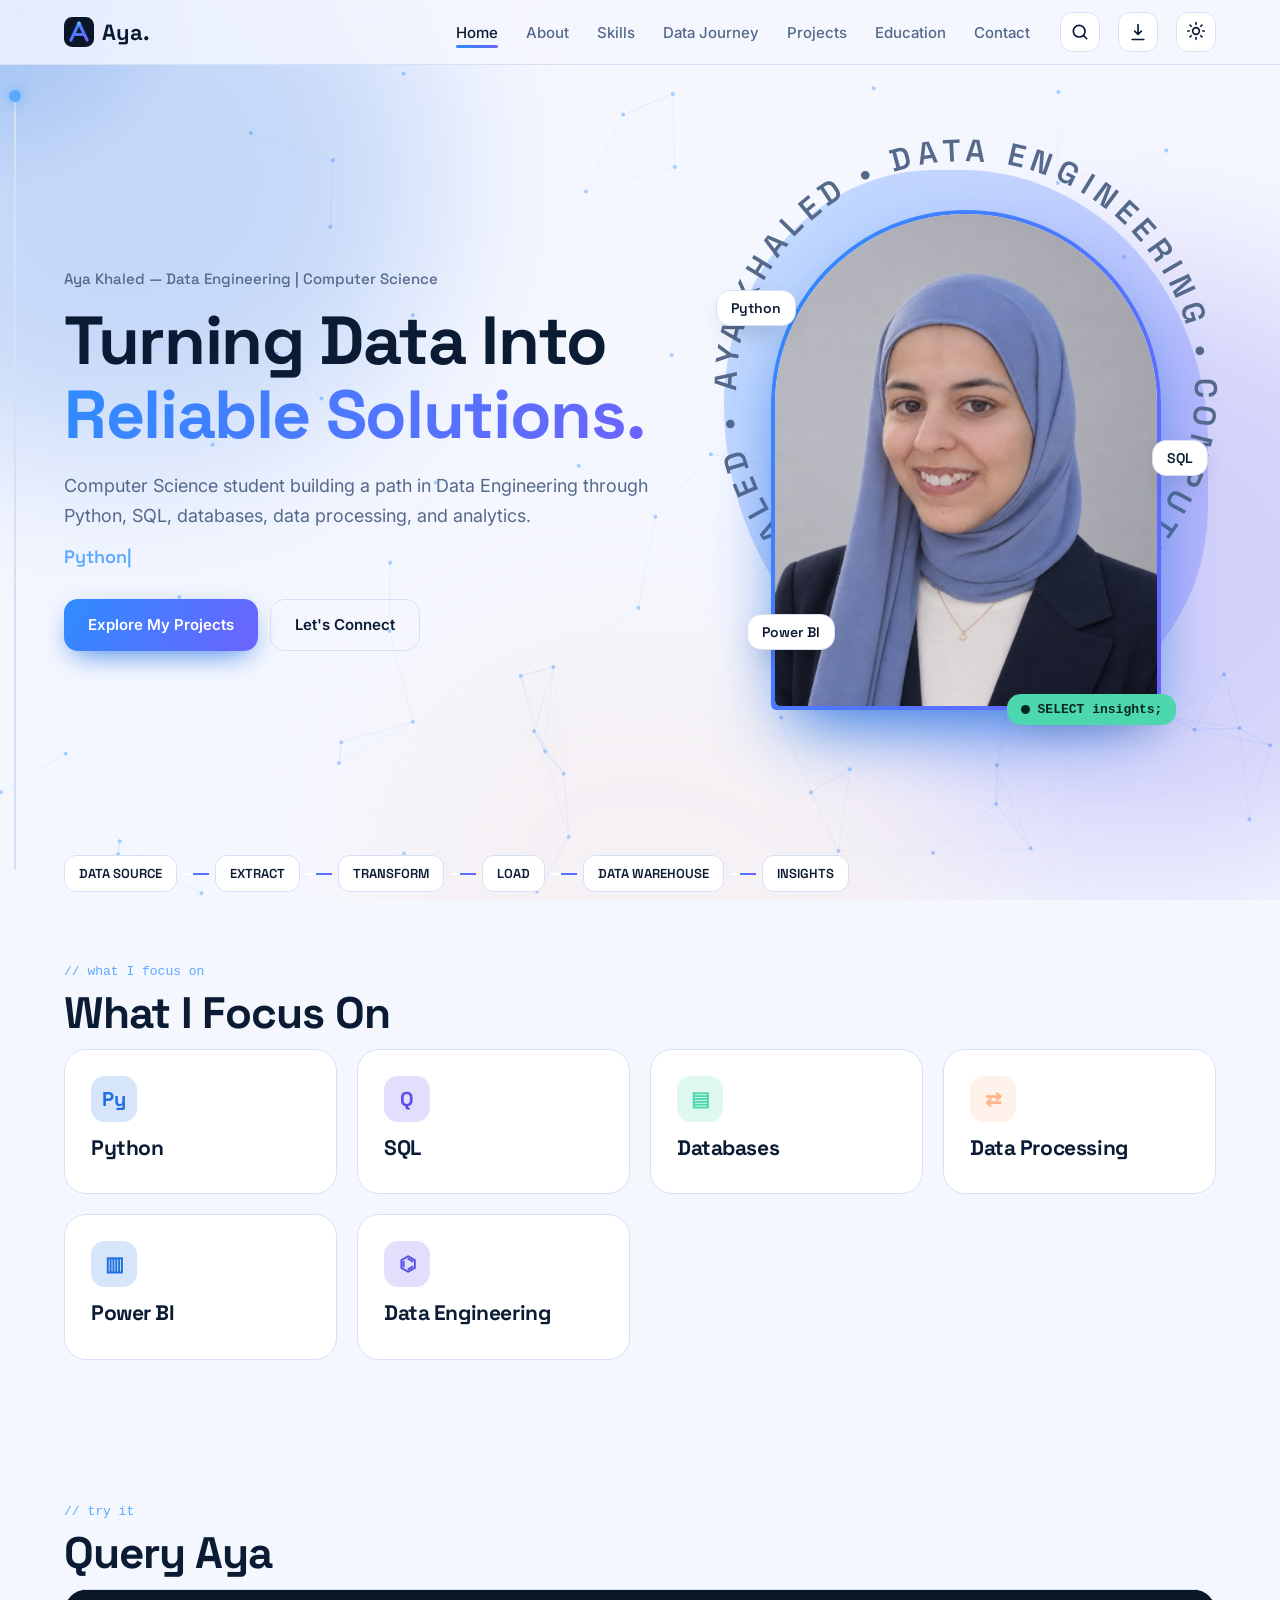
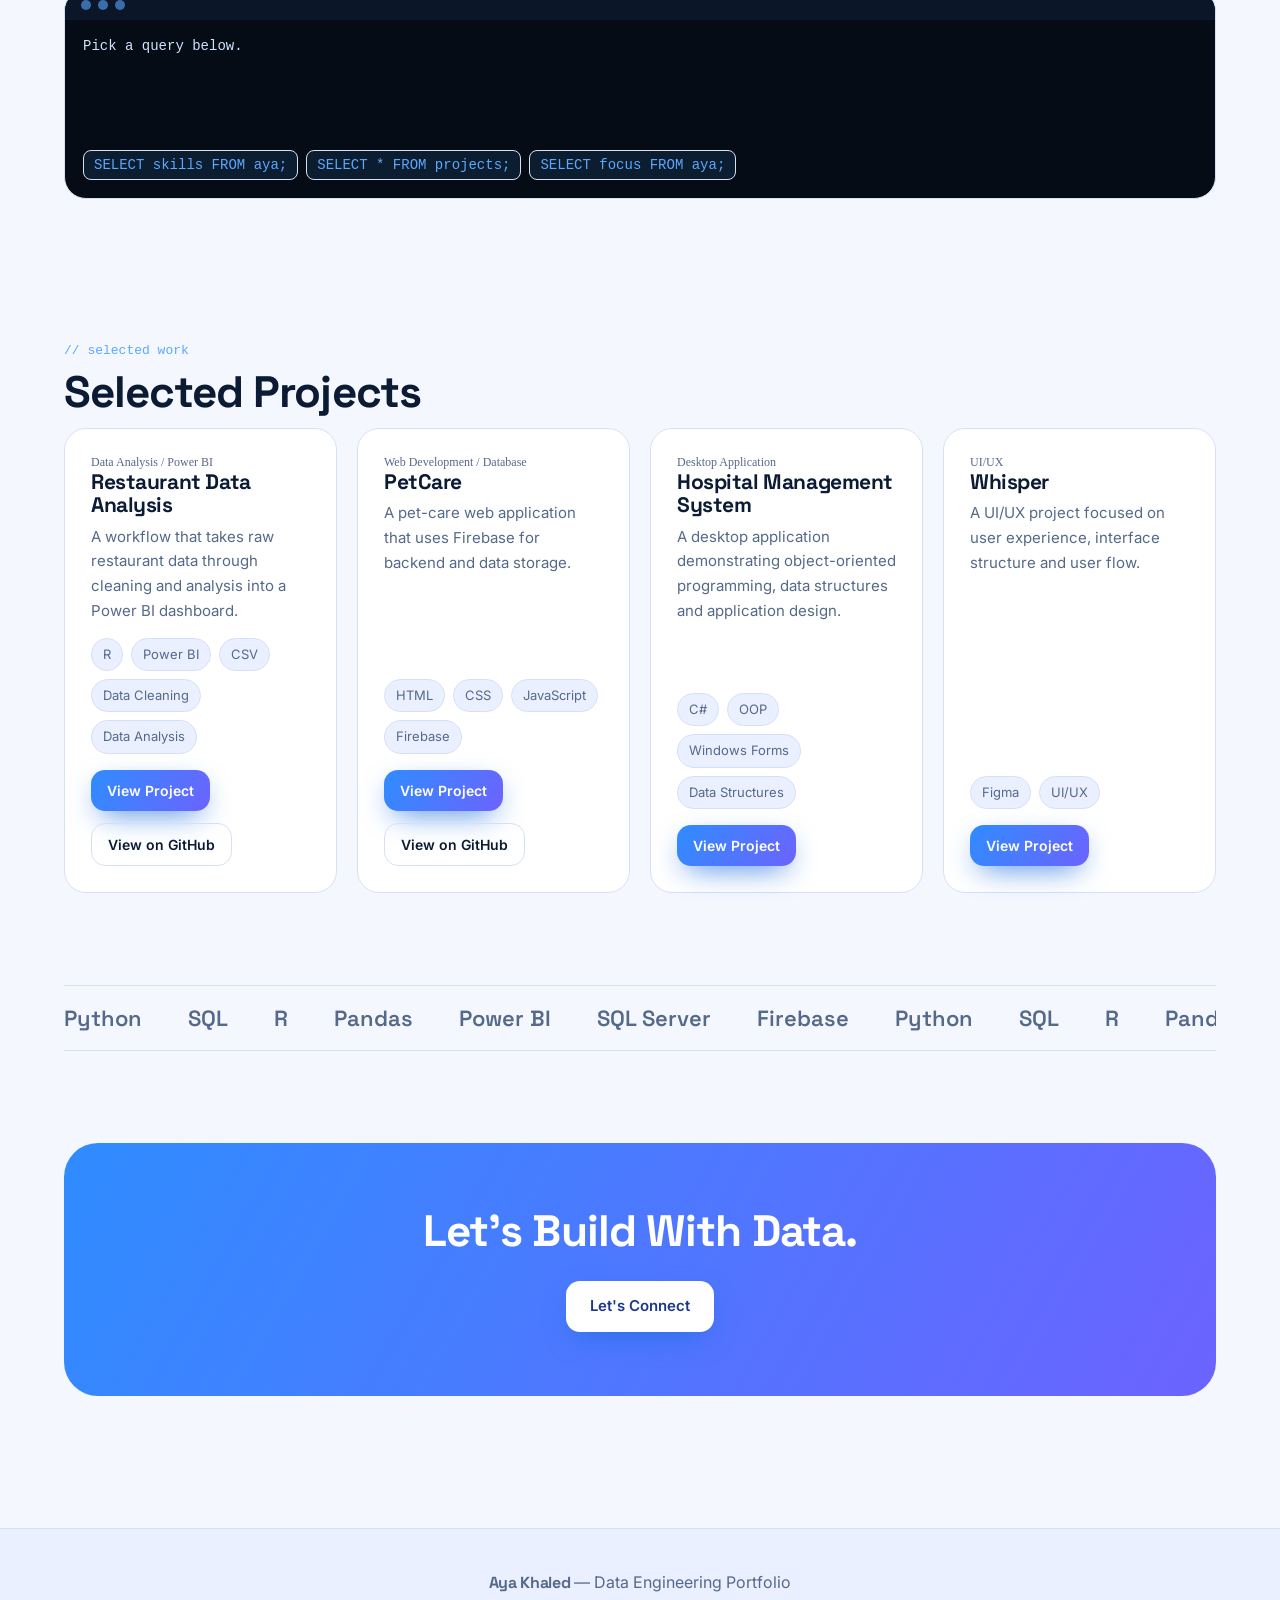
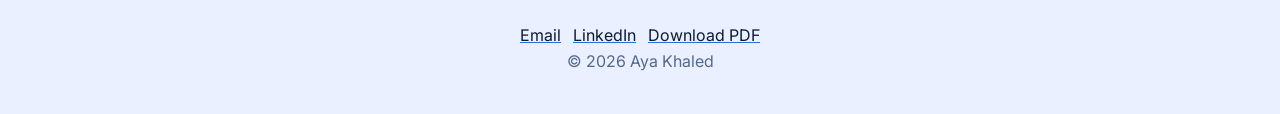
<file: index.html>
<!DOCTYPE html><html lang="en"><head><meta charset="utf-8"><meta name="viewport" content="width=device-width,initial-scale=1">
<title>Aya Khaled | Data Engineer</title><meta name="description" content="Aya Khaled, Computer Science student building a path in Data Engineering with Python, SQL, databases and analytics."><meta property="og:title" content="Aya Khaled | Data Engineer"><meta property="og:description" content="Aya Khaled, Computer Science student building a path in Data Engineering with Python, SQL, databases and analytics."><meta property="og:type" content="website"><meta property="og:image" content="assets/aya.jpg"><meta name="twitter:card" content="summary"><meta name="theme-color" content="#07111F">
<link rel="icon" href="data:image/svg+xml,%3Csvg xmlns='http://www.w3.org/2000/svg' viewBox='0 0 48 48'%3E%3Crect width='48' height='48' rx='13' fill='%2307111F'/%3E%3Cpath d='M11 37 24 10l13 27M17 28h14' stroke='%232F8CFF' stroke-width='5' fill='none' stroke-linecap='round'/%3E%3C/svg%3E"><link rel="preconnect" href="https://fonts.googleapis.com"><link rel="preconnect" href="https://fonts.gstatic.com" crossorigin><link href="https://fonts.googleapis.com/css2?family=Inter:wght@400;500;600&family=Space+Grotesk:wght@500;700&display=swap" rel="stylesheet">
<script>try{var t=localStorage.theme||(matchMedia('(prefers-color-scheme:light)').matches?'light':'dark');document.documentElement.dataset.theme=t}catch(e){document.documentElement.dataset.theme='dark'}</script>
<link rel="stylesheet" href="style.css"></head><body>
<a class="skip" href="#main">Skip to content</a><div id="bar"></div><canvas id="bg" aria-hidden="true"></canvas><div class="blobs" aria-hidden="true"><i></i><i></i><i></i></div><div id="pk" aria-hidden="true"><i></i></div>
<header class="nav"><div class="in"><a class="logo" href="index.html" aria-label="Aya. home"><svg width="30" height="30" viewBox="0 0 48 48" aria-hidden="true"><defs><linearGradient id="lg" x1="0" y1="0" x2="1" y2="1"><stop stop-color="#2F8CFF"/><stop offset="1" stop-color="#6C63FF"/></linearGradient></defs><rect width="48" height="48" rx="13" fill="#0B1728"/><path d="M11 37 24 10l13 27M17 28h14" stroke="url(#lg)" stroke-width="5" fill="none" stroke-linecap="round" stroke-linejoin="round"/><circle cx="24" cy="10" r="3" fill="#63B5FF"/></svg>Aya.</a>
<ul id="links"><li><a href="index.html" aria-current="page">Home</a></li><li><a href="about.html">About</a></li><li><a href="skills.html">Skills</a></li><li><a href="data-journey.html">Data Journey</a></li><li><a href="projects.html">Projects</a></li><li><a href="education.html">Education</a></li><li><a href="contact.html">Contact</a></li></ul>
<button class="ib" id="ps" aria-label="Open command palette (Ctrl+K)"><svg viewBox="0 0 24 24" fill="none" stroke="currentColor" stroke-width="2" stroke-linecap="round" stroke-linejoin="round" aria-hidden="true"><circle cx="11" cy="11" r="7"/><path d="m20 20-3.5-3.5"/></svg></button>
<button class="ib" data-pdf aria-label="Download PDF"><svg viewBox="0 0 24 24" fill="none" stroke="currentColor" stroke-width="2" stroke-linecap="round" stroke-linejoin="round" aria-hidden="true"><path d="M12 3v12m0 0-4-4m4 4 4-4M5 21h14"/></svg></button>
<button class="ib" id="th" aria-label="Toggle light and dark theme"><span class="sun"><svg viewBox="0 0 24 24" fill="none" stroke="currentColor" stroke-width="2" stroke-linecap="round" stroke-linejoin="round" aria-hidden="true"><circle cx="12" cy="12" r="4"/><path d="M12 2v2M12 20v2M4.9 4.9l1.4 1.4M17.7 17.7l1.4 1.4M2 12h2M20 12h2M4.9 19.1l1.4-1.4M17.7 6.3l1.4-1.4"/></svg></span><span class="moon"><svg viewBox="0 0 24 24" fill="none" stroke="currentColor" stroke-width="2" stroke-linecap="round" stroke-linejoin="round" aria-hidden="true"><path d="M21 13A9 9 0 1 1 11 3a7 7 0 0 0 10 10z"/></svg></span></button>
<button class="ib" id="menu" aria-label="Menu" aria-expanded="false" aria-controls="links"><svg viewBox="0 0 24 24" fill="none" stroke="currentColor" stroke-width="2" stroke-linecap="round" stroke-linejoin="round" aria-hidden="true"><path d="M4 7h16M4 12h16M4 17h16"/></svg></button></div></header>
<main id="main"><div class="hero"><div><p class="who">Aya Khaled — Data Engineering | Computer Science</p><h1>Turning Data Into <span class="grad">Reliable Solutions.</span></h1>
<p class="lead" style="margin-top:18px">Computer Science student building a path in Data Engineering through Python, SQL, databases, data processing, and analytics.</p><div class="type" aria-label="Python, SQL, Databases, Data Processing, Power BI"></div>
<div class="row"><a class="btn pri" href="projects.html">Explore My Projects</a><a class="btn" href="contact.html">Let's Connect</a></div></div>
<div class="stage"><div class="blob layer" data-d="-14"></div>
<svg class="ring layer" data-d="-6" viewBox="0 0 200 200" aria-hidden="true"><defs><path id="c" d="M100 100m-92 0a92 92 0 1 1 184 0a92 92 0 1 1-184 0"/></defs><text><textPath href="#c">AYA KHALED • DATA ENGINEERING • COMPUTER SCIENCE • AYA KHALED • DATA ENGINEERING •</textPath></text></svg>
<div class="arch layer" data-d="8"><div class="ph"><img data-fb src="assets/aya.jpg" width="400" height="500" alt="Portrait of Aya Khaled" loading="eager"></div></div>
<span class="chip c1 layer" data-d="22">Python</span><span class="chip c2 layer" data-d="26">SQL</span><span class="chip c3 layer" data-d="18">Power BI</span><span class="chip stk layer" data-d="30"><i class="dot"></i><code>SELECT insights;</code></span></div></div>
<div class="pipe rv" aria-label="Pipeline"><b>DATA SOURCE</b><s></s><b>EXTRACT</b><s></s><b>TRANSFORM</b><s></s><b>LOAD</b><s></s><b>DATA WAREHOUSE</b><s></s><b>INSIGHTS</b></div>
<section><span class="lab">// what I focus on</span><h2>What I Focus On</h2><div class="grid"><div class="card rv"><div class="ico ">Py</div><h3>Python</h3></div><div class="card rv"><div class="ico t2">Q</div><h3>SQL</h3></div><div class="card rv"><div class="ico t3">▤</div><h3>Databases</h3></div><div class="card rv"><div class="ico t4">⇄</div><h3>Data Processing</h3></div><div class="card rv"><div class="ico ">▥</div><h3>Power BI</h3></div><div class="card rv"><div class="ico t2">⌬</div><h3>Data Engineering</h3></div></div></section>
<section><span class="lab">// try it</span><h2>Query Aya</h2><div class="term rv"><div class="bar"><i></i><i></i><i></i></div><pre id="qo">Pick a query below.</pre><div class="qs"><button>SELECT skills FROM aya;</button><button>SELECT * FROM projects;</button><button>SELECT focus FROM aya;</button></div></div></section>
<section><span class="lab">// selected work</span><h2>Selected Projects</h2><div class="grid"><article class="card proj rv" data-cat="Data Analysis / Power BI"><span class="sub">Data Analysis / Power BI</span><h3>Restaurant Data Analysis</h3><p>A workflow that takes raw restaurant data through cleaning and analysis into a Power BI dashboard.</p><div class="tags "><span>R</span><span>Power BI</span><span>CSV</span><span>Data Cleaning</span><span>Data Analysis</span></div><div class="row"><a class="btn pri" href="projects/restaurant-analysis.html">View Project</a><a class="btn" href="https://github.com/ayakhaledhamed2006-blip/Restaurant-Sales-Analysis" target="_blank" rel="noopener noreferrer">View on GitHub</a></div></article><article class="card proj rv" data-cat="Web Development / Database"><span class="sub">Web Development / Database</span><h3>PetCare</h3><p>A pet-care web application that uses Firebase for backend and data storage.</p><div class="tags "><span>HTML</span><span>CSS</span><span>JavaScript</span><span>Firebase</span></div><div class="row"><a class="btn pri" href="projects/petcare.html">View Project</a><a class="btn" href="https://github.com/RawanAbulmaaref/PetCare-Project" target="_blank" rel="noopener noreferrer">View on GitHub</a></div></article><article class="card proj rv" data-cat="Desktop Application"><span class="sub">Desktop Application</span><h3>Hospital Management System</h3><p>A desktop application demonstrating object-oriented programming, data structures and application design.</p><div class="tags "><span>C#</span><span>OOP</span><span>Windows Forms</span><span>Data Structures</span></div><div class="row"><a class="btn pri" href="projects/hospital-management.html">View Project</a></div></article><article class="card proj rv" data-cat="UI/UX"><span class="sub">UI/UX</span><h3>Whisper</h3><p>A UI/UX project focused on user experience, interface structure and user flow.</p><div class="tags "><span>Figma</span><span>UI/UX</span></div><div class="row"><a class="btn pri" href="projects/whisper.html">View Project</a></div></article></div></section>
<div class="marq" aria-label="Tools"><div><span>Python</span><span>SQL</span><span>R</span><span>Pandas</span><span>Power BI</span><span>SQL Server</span><span>Firebase</span><span>Python</span><span>SQL</span><span>R</span><span>Pandas</span><span>Power BI</span><span>SQL Server</span><span>Firebase</span><span>Python</span><span>SQL</span><span>R</span><span>Pandas</span><span>Power BI</span><span>SQL Server</span><span>Firebase</span><span>Python</span><span>SQL</span><span>R</span><span>Pandas</span><span>Power BI</span><span>SQL Server</span><span>Firebase</span></div></div>
<section><div class="cta rv"><h2>Let's Build With Data.</h2><div class="row" style="justify-content:center"><a class="btn pri" href="contact.html">Let's Connect</a></div></div></section></main>
<footer><b class="sg">Aya Khaled</b> — Data Engineering Portfolio<div class="row"><a href="mailto:ayakhaledhamed2006@gmail.com">Email</a><a href="https://www.linkedin.com/in/aya-khaled-hamed/" target="_blank" rel="noopener noreferrer">LinkedIn</a><a href="#" data-pdf onclick="return false">Download PDF</a></div><p>© 2026 Aya Khaled</p></footer>
<div id="pal" role="dialog" aria-label="Command palette"><div><button data-a="index.html">Go to Home</button><button data-a="about.html">Go to About</button><button data-a="skills.html">Go to Skills</button><button data-a="data-journey.html">Go to Data Journey</button><button data-a="projects.html">Go to Projects</button><button data-a="education.html">Go to Education</button><button data-a="contact.html">Go to Contact</button><button data-a="pdf">Download PDF</button><button data-a="th">Toggle theme</button><button data-a="cp">Copy email</button></div></div>
<div class="toast" role="status"></div><div class="print-sheet"><div class="ps-h"><img src="assets/aya.jpg" alt="Portrait of Aya Khaled"><div><h1>Aya Khaled</h1><p class="ps-id">Computer Science Student | Aspiring Data Engineer</p><p class="ps-c">ayakhaledhamed2006@gmail.com<br>linkedin.com/in/aya-khaled-hamed</p></div><svg class="ps-a" viewBox="0 0 48 48"><path d="M11 37 24 10l13 27M17 28h14" stroke="#fff" stroke-width="3" fill="none" stroke-linecap="round" stroke-linejoin="round"/></svg></div>
<div class="ps-b"><h2>About</h2><p>Computer Science student developing her career toward Data Engineering. Interested in how data is collected, processed, cleaned, stored, transformed, analyzed and used for decision making, and in building practical data solutions on strong technical foundations.</p>
<h2>Technical Skills</h2><div class="ps-g"><div style="--c:#2F8CFF"><b>Programming</b><p><span>Python</span><span>C++</span><span>C#</span></p></div><div style="--c:#6C63FF"><b>Data</b><p><span>SQL</span><span>Pandas</span><span>R</span><span>Data Cleaning</span><span>Data Analysis</span></p></div><div style="--c:#1FB48C"><b>Databases</b><p><span>SQL Server</span><span>Firebase</span><span>Database Design</span><span>DBMS</span></p></div><div style="--c:#E8873F"><b>BI &amp; Analytics</b><p><span>Power BI</span><span>Data Visualization</span><span>Dashboard Design</span></p></div><div style="--c:#2F8CFF"><b>Web &amp; Development</b><p><span>HTML</span><span>CSS</span><span>JavaScript</span><span>Git</span><span>Visual Studio</span></p></div><div style="--c:#6C63FF"><b>Design</b><p><span>Figma</span><span>UI/UX</span></p></div></div>
<h2>Selected Projects</h2><div class="ps-g"><div style="--c:#2F8CFF"><small>Data Analysis / Power BI</small><b>Restaurant Data Analysis</b><em>Raw data → cleaning → analysis → Power BI dashboard.</em><p class="tk">R · Power BI · CSV · Data Cleaning · Data Analysis</p><u>https://github.com/ayakhaledhamed2006-blip/Restaurant-Sales-Analysis</u></div><div style="--c:#6C63FF"><small>Web Development / Database</small><b>PetCare</b><em>A pet-care web app using Firebase for data storage.</em><p class="tk">HTML · CSS · JavaScript · Firebase</p><u>https://github.com/RawanAbulmaaref/PetCare-Project</u></div><div style="--c:#1FB48C"><small>Desktop Application</small><b>Hospital Management System</b><em>OOP, data structures and application design.</em><p class="tk">C# · OOP · Windows Forms · Data Structures</p></div><div style="--c:#E8873F"><small>UI/UX</small><b>Whisper</b><em>User experience, interface structure and user flow.</em><p class="tk">Figma · UI/UX</p></div></div>
<h2>Education &amp; Training</h2><ol class="ps-t"><li><b>Computer Science / Computing and Information</b><small>Education</small></li><li><b>Digital Egypt Pioneers Initiative (DEPI)</b><small>Data Engineering Track</small></li><li><b>NTI</b><small>UI/UX</small></li></ol><h2>Certificates</h2><div class="ps-g"><div style="--c:#1FB48C"><small>NVIDIA · Sept 2, 2025</small><b>Getting Started with Deep Learning</b><em>Certificate of Competency</em></div><div style="--c:#6C63FF"><small>NTI &amp; ITIDA · 27 Jul – 21 Aug 2025</small><b>UI/UX Design</b><em>Summer training, 120 hours, score 94.5%</em></div></div></div></div><script src="script.js"></script></body></html>
</file>
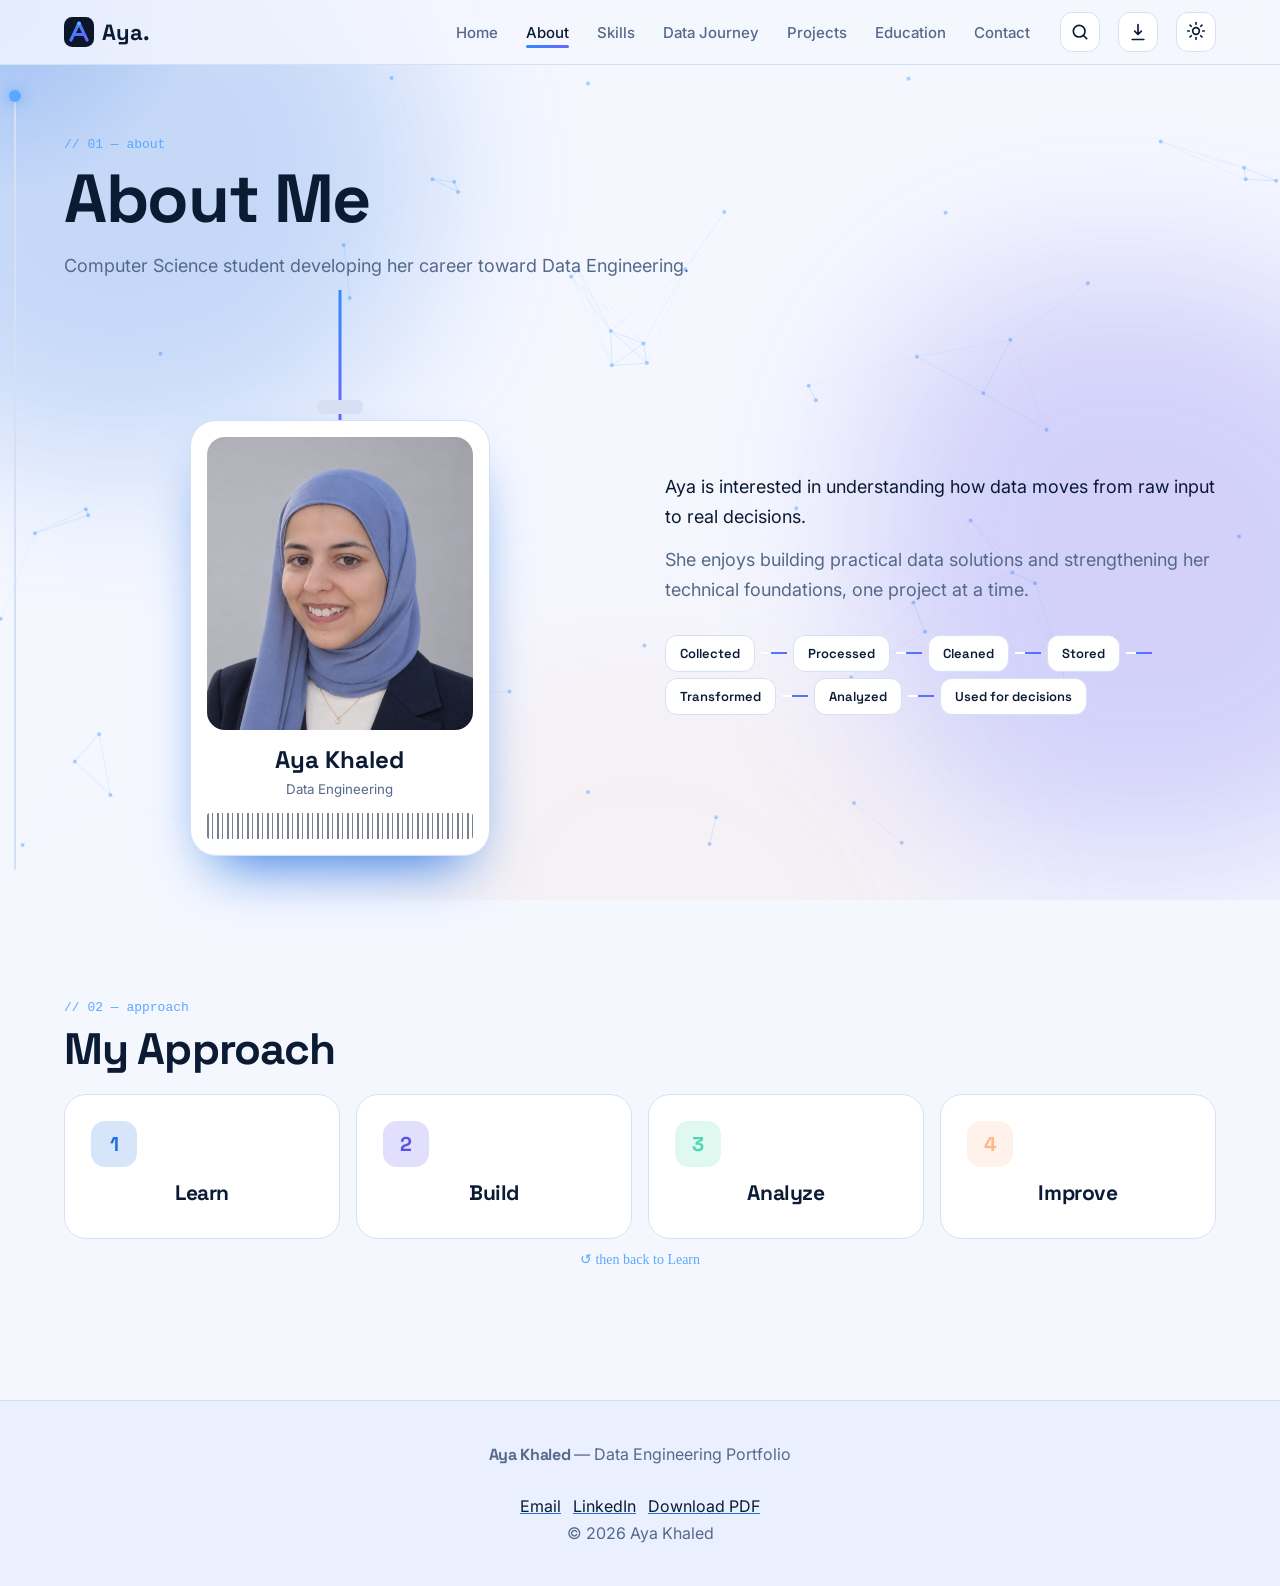
<file: about.html>
<!DOCTYPE html><html lang="en"><head><meta charset="utf-8"><meta name="viewport" content="width=device-width,initial-scale=1">
<title>About | Aya Khaled</title><meta name="description" content="About Aya Khaled, a Computer Science student developing toward Data Engineering."><meta property="og:title" content="About | Aya Khaled"><meta property="og:description" content="About Aya Khaled, a Computer Science student developing toward Data Engineering."><meta property="og:type" content="website"><meta property="og:image" content="assets/aya.jpg"><meta name="twitter:card" content="summary"><meta name="theme-color" content="#07111F">
<link rel="icon" href="data:image/svg+xml,%3Csvg xmlns='http://www.w3.org/2000/svg' viewBox='0 0 48 48'%3E%3Crect width='48' height='48' rx='13' fill='%2307111F'/%3E%3Cpath d='M11 37 24 10l13 27M17 28h14' stroke='%232F8CFF' stroke-width='5' fill='none' stroke-linecap='round'/%3E%3C/svg%3E"><link rel="preconnect" href="https://fonts.googleapis.com"><link rel="preconnect" href="https://fonts.gstatic.com" crossorigin><link href="https://fonts.googleapis.com/css2?family=Inter:wght@400;500;600&family=Space+Grotesk:wght@500;700&display=swap" rel="stylesheet">
<script>try{var t=localStorage.theme||(matchMedia('(prefers-color-scheme:light)').matches?'light':'dark');document.documentElement.dataset.theme=t}catch(e){document.documentElement.dataset.theme='dark'}</script>
<link rel="stylesheet" href="style.css"></head><body>
<a class="skip" href="#main">Skip to content</a><div id="bar"></div><canvas id="bg" aria-hidden="true"></canvas><div class="blobs" aria-hidden="true"><i></i><i></i><i></i></div><div id="pk" aria-hidden="true"><i></i></div>
<header class="nav"><div class="in"><a class="logo" href="index.html" aria-label="Aya. home"><svg width="30" height="30" viewBox="0 0 48 48" aria-hidden="true"><defs><linearGradient id="lg" x1="0" y1="0" x2="1" y2="1"><stop stop-color="#2F8CFF"/><stop offset="1" stop-color="#6C63FF"/></linearGradient></defs><rect width="48" height="48" rx="13" fill="#0B1728"/><path d="M11 37 24 10l13 27M17 28h14" stroke="url(#lg)" stroke-width="5" fill="none" stroke-linecap="round" stroke-linejoin="round"/><circle cx="24" cy="10" r="3" fill="#63B5FF"/></svg>Aya.</a>
<ul id="links"><li><a href="index.html">Home</a></li><li><a href="about.html" aria-current="page">About</a></li><li><a href="skills.html">Skills</a></li><li><a href="data-journey.html">Data Journey</a></li><li><a href="projects.html">Projects</a></li><li><a href="education.html">Education</a></li><li><a href="contact.html">Contact</a></li></ul>
<button class="ib" id="ps" aria-label="Open command palette (Ctrl+K)"><svg viewBox="0 0 24 24" fill="none" stroke="currentColor" stroke-width="2" stroke-linecap="round" stroke-linejoin="round" aria-hidden="true"><circle cx="11" cy="11" r="7"/><path d="m20 20-3.5-3.5"/></svg></button>
<button class="ib" data-pdf aria-label="Download PDF"><svg viewBox="0 0 24 24" fill="none" stroke="currentColor" stroke-width="2" stroke-linecap="round" stroke-linejoin="round" aria-hidden="true"><path d="M12 3v12m0 0-4-4m4 4 4-4M5 21h14"/></svg></button>
<button class="ib" id="th" aria-label="Toggle light and dark theme"><span class="sun"><svg viewBox="0 0 24 24" fill="none" stroke="currentColor" stroke-width="2" stroke-linecap="round" stroke-linejoin="round" aria-hidden="true"><circle cx="12" cy="12" r="4"/><path d="M12 2v2M12 20v2M4.9 4.9l1.4 1.4M17.7 17.7l1.4 1.4M2 12h2M20 12h2M4.9 19.1l1.4-1.4M17.7 6.3l1.4-1.4"/></svg></span><span class="moon"><svg viewBox="0 0 24 24" fill="none" stroke="currentColor" stroke-width="2" stroke-linecap="round" stroke-linejoin="round" aria-hidden="true"><path d="M21 13A9 9 0 1 1 11 3a7 7 0 0 0 10 10z"/></svg></span></button>
<button class="ib" id="menu" aria-label="Menu" aria-expanded="false" aria-controls="links"><svg viewBox="0 0 24 24" fill="none" stroke="currentColor" stroke-width="2" stroke-linecap="round" stroke-linejoin="round" aria-hidden="true"><path d="M4 7h16M4 12h16M4 17h16"/></svg></button></div></header>
<main id="main"><section style="padding-bottom:20px"><span class="lab rv">// 01 — about</span><h1 class="rv">About Me</h1><p class="lead rv" style="margin-top:14px">Computer Science student developing her career toward Data Engineering.</p></section>
<section style="padding-top:30px" class="two"><div class="badgeW"><div class="badge"><div class="ph"><img data-fb src="assets/aya.jpg" width="300" height="330" alt="Portrait of Aya Khaled"></div><b>Aya Khaled</b><small>Data Engineering</small><div class="bc"></div></div></div>
<div class="rv"><p class="lead" style="color:var(--tx)">Aya is interested in understanding how data moves from raw input to real decisions.</p><p class="lead" style="margin-top:14px">She enjoys building practical data solutions and strengthening her technical foundations, one project at a time.</p>
<div class="pipe"><b>Collected</b><s></s><b>Processed</b><s></s><b>Cleaned</b><s></s><b>Stored</b><s></s><b>Transformed</b><s></s><b>Analyzed</b><s></s><b>Used for decisions</b></div></div></section>
<section><span class="lab">// 02 — approach</span><h2>My Approach</h2><div class="loop"><div class="card rv"><div class="ico ">1</div><h3>Learn</h3></div><div class="card rv"><div class="ico t2">2</div><h3>Build</h3></div><div class="card rv"><div class="ico t3">3</div><h3>Analyze</h3></div><div class="card rv"><div class="ico t4">4</div><h3>Improve</h3></div></div><p class="ret">↺ then back to Learn</p></section></main>
<footer><b class="sg">Aya Khaled</b> — Data Engineering Portfolio<div class="row"><a href="mailto:ayakhaledhamed2006@gmail.com">Email</a><a href="https://www.linkedin.com/in/aya-khaled-hamed/" target="_blank" rel="noopener noreferrer">LinkedIn</a><a href="#" data-pdf onclick="return false">Download PDF</a></div><p>© 2026 Aya Khaled</p></footer>
<div id="pal" role="dialog" aria-label="Command palette"><div><button data-a="index.html">Go to Home</button><button data-a="about.html">Go to About</button><button data-a="skills.html">Go to Skills</button><button data-a="data-journey.html">Go to Data Journey</button><button data-a="projects.html">Go to Projects</button><button data-a="education.html">Go to Education</button><button data-a="contact.html">Go to Contact</button><button data-a="pdf">Download PDF</button><button data-a="th">Toggle theme</button><button data-a="cp">Copy email</button></div></div>
<div class="toast" role="status"></div><div class="print-sheet"><div class="ps-h"><img src="assets/aya.jpg" alt="Portrait of Aya Khaled"><div><h1>Aya Khaled</h1><p class="ps-id">Computer Science Student | Aspiring Data Engineer</p><p class="ps-c">ayakhaledhamed2006@gmail.com<br>linkedin.com/in/aya-khaled-hamed</p></div><svg class="ps-a" viewBox="0 0 48 48"><path d="M11 37 24 10l13 27M17 28h14" stroke="#fff" stroke-width="3" fill="none" stroke-linecap="round" stroke-linejoin="round"/></svg></div>
<div class="ps-b"><h2>About</h2><p>Computer Science student developing her career toward Data Engineering. Interested in how data is collected, processed, cleaned, stored, transformed, analyzed and used for decision making, and in building practical data solutions on strong technical foundations.</p>
<h2>Technical Skills</h2><div class="ps-g"><div style="--c:#2F8CFF"><b>Programming</b><p><span>Python</span><span>C++</span><span>C#</span></p></div><div style="--c:#6C63FF"><b>Data</b><p><span>SQL</span><span>Pandas</span><span>R</span><span>Data Cleaning</span><span>Data Analysis</span></p></div><div style="--c:#1FB48C"><b>Databases</b><p><span>SQL Server</span><span>Firebase</span><span>Database Design</span><span>DBMS</span></p></div><div style="--c:#E8873F"><b>BI &amp; Analytics</b><p><span>Power BI</span><span>Data Visualization</span><span>Dashboard Design</span></p></div><div style="--c:#2F8CFF"><b>Web &amp; Development</b><p><span>HTML</span><span>CSS</span><span>JavaScript</span><span>Git</span><span>Visual Studio</span></p></div><div style="--c:#6C63FF"><b>Design</b><p><span>Figma</span><span>UI/UX</span></p></div></div>
<h2>Selected Projects</h2><div class="ps-g"><div style="--c:#2F8CFF"><small>Data Analysis / Power BI</small><b>Restaurant Data Analysis</b><em>Raw data → cleaning → analysis → Power BI dashboard.</em><p class="tk">R · Power BI · CSV · Data Cleaning · Data Analysis</p><u>https://github.com/ayakhaledhamed2006-blip/Restaurant-Sales-Analysis</u></div><div style="--c:#6C63FF"><small>Web Development / Database</small><b>PetCare</b><em>A pet-care web app using Firebase for data storage.</em><p class="tk">HTML · CSS · JavaScript · Firebase</p><u>https://github.com/RawanAbulmaaref/PetCare-Project</u></div><div style="--c:#1FB48C"><small>Desktop Application</small><b>Hospital Management System</b><em>OOP, data structures and application design.</em><p class="tk">C# · OOP · Windows Forms · Data Structures</p></div><div style="--c:#E8873F"><small>UI/UX</small><b>Whisper</b><em>User experience, interface structure and user flow.</em><p class="tk">Figma · UI/UX</p></div></div>
<h2>Education &amp; Training</h2><ol class="ps-t"><li><b>Computer Science / Computing and Information</b><small>Education</small></li><li><b>Digital Egypt Pioneers Initiative (DEPI)</b><small>Data Engineering Track</small></li><li><b>NTI</b><small>UI/UX</small></li></ol><h2>Certificates</h2><div class="ps-g"><div style="--c:#1FB48C"><small>NVIDIA · Sept 2, 2025</small><b>Getting Started with Deep Learning</b><em>Certificate of Competency</em></div><div style="--c:#6C63FF"><small>NTI &amp; ITIDA · 27 Jul – 21 Aug 2025</small><b>UI/UX Design</b><em>Summer training, 120 hours, score 94.5%</em></div></div></div></div><script src="script.js"></script></body></html>
</file>
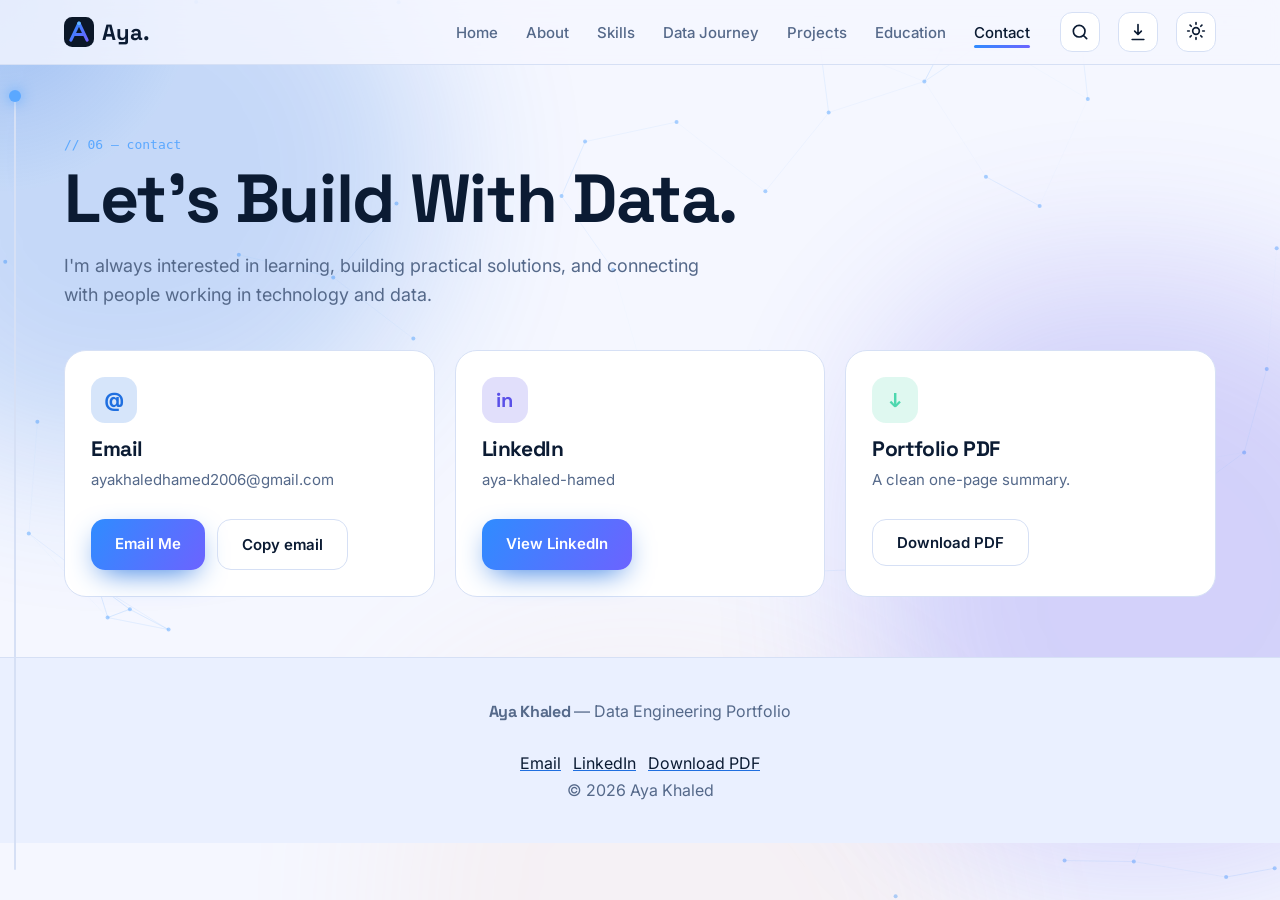
<file: contact.html>
<!DOCTYPE html><html lang="en"><head><meta charset="utf-8"><meta name="viewport" content="width=device-width,initial-scale=1">
<title>Contact | Aya Khaled</title><meta name="description" content="Contact Aya Khaled by email or LinkedIn."><meta property="og:title" content="Contact | Aya Khaled"><meta property="og:description" content="Contact Aya Khaled by email or LinkedIn."><meta property="og:type" content="website"><meta property="og:image" content="assets/aya.jpg"><meta name="twitter:card" content="summary"><meta name="theme-color" content="#07111F">
<link rel="icon" href="data:image/svg+xml,%3Csvg xmlns='http://www.w3.org/2000/svg' viewBox='0 0 48 48'%3E%3Crect width='48' height='48' rx='13' fill='%2307111F'/%3E%3Cpath d='M11 37 24 10l13 27M17 28h14' stroke='%232F8CFF' stroke-width='5' fill='none' stroke-linecap='round'/%3E%3C/svg%3E"><link rel="preconnect" href="https://fonts.googleapis.com"><link rel="preconnect" href="https://fonts.gstatic.com" crossorigin><link href="https://fonts.googleapis.com/css2?family=Inter:wght@400;500;600&family=Space+Grotesk:wght@500;700&display=swap" rel="stylesheet">
<script>try{var t=localStorage.theme||(matchMedia('(prefers-color-scheme:light)').matches?'light':'dark');document.documentElement.dataset.theme=t}catch(e){document.documentElement.dataset.theme='dark'}</script>
<link rel="stylesheet" href="style.css"></head><body>
<a class="skip" href="#main">Skip to content</a><div id="bar"></div><canvas id="bg" aria-hidden="true"></canvas><div class="blobs" aria-hidden="true"><i></i><i></i><i></i></div><div id="pk" aria-hidden="true"><i></i></div>
<header class="nav"><div class="in"><a class="logo" href="index.html" aria-label="Aya. home"><svg width="30" height="30" viewBox="0 0 48 48" aria-hidden="true"><defs><linearGradient id="lg" x1="0" y1="0" x2="1" y2="1"><stop stop-color="#2F8CFF"/><stop offset="1" stop-color="#6C63FF"/></linearGradient></defs><rect width="48" height="48" rx="13" fill="#0B1728"/><path d="M11 37 24 10l13 27M17 28h14" stroke="url(#lg)" stroke-width="5" fill="none" stroke-linecap="round" stroke-linejoin="round"/><circle cx="24" cy="10" r="3" fill="#63B5FF"/></svg>Aya.</a>
<ul id="links"><li><a href="index.html">Home</a></li><li><a href="about.html">About</a></li><li><a href="skills.html">Skills</a></li><li><a href="data-journey.html">Data Journey</a></li><li><a href="projects.html">Projects</a></li><li><a href="education.html">Education</a></li><li><a href="contact.html" aria-current="page">Contact</a></li></ul>
<button class="ib" id="ps" aria-label="Open command palette (Ctrl+K)"><svg viewBox="0 0 24 24" fill="none" stroke="currentColor" stroke-width="2" stroke-linecap="round" stroke-linejoin="round" aria-hidden="true"><circle cx="11" cy="11" r="7"/><path d="m20 20-3.5-3.5"/></svg></button>
<button class="ib" data-pdf aria-label="Download PDF"><svg viewBox="0 0 24 24" fill="none" stroke="currentColor" stroke-width="2" stroke-linecap="round" stroke-linejoin="round" aria-hidden="true"><path d="M12 3v12m0 0-4-4m4 4 4-4M5 21h14"/></svg></button>
<button class="ib" id="th" aria-label="Toggle light and dark theme"><span class="sun"><svg viewBox="0 0 24 24" fill="none" stroke="currentColor" stroke-width="2" stroke-linecap="round" stroke-linejoin="round" aria-hidden="true"><circle cx="12" cy="12" r="4"/><path d="M12 2v2M12 20v2M4.9 4.9l1.4 1.4M17.7 17.7l1.4 1.4M2 12h2M20 12h2M4.9 19.1l1.4-1.4M17.7 6.3l1.4-1.4"/></svg></span><span class="moon"><svg viewBox="0 0 24 24" fill="none" stroke="currentColor" stroke-width="2" stroke-linecap="round" stroke-linejoin="round" aria-hidden="true"><path d="M21 13A9 9 0 1 1 11 3a7 7 0 0 0 10 10z"/></svg></span></button>
<button class="ib" id="menu" aria-label="Menu" aria-expanded="false" aria-controls="links"><svg viewBox="0 0 24 24" fill="none" stroke="currentColor" stroke-width="2" stroke-linecap="round" stroke-linejoin="round" aria-hidden="true"><path d="M4 7h16M4 12h16M4 17h16"/></svg></button></div></header>
<main id="main"><section style="padding-bottom:20px"><span class="lab rv">// 06 — contact</span><h1 class="rv">Let's Build With Data.</h1><p class="lead rv" style="margin-top:14px">I'm always interested in learning, building practical solutions, and connecting with people working in technology and data.</p></section>
<div class="grid" style="margin-top:20px"><div class="card rv"><div class="ico">@</div><h3>Email</h3><p>ayakhaledhamed2006@gmail.com</p><div class="row"><a class="btn pri" href="mailto:ayakhaledhamed2006@gmail.com">Email Me</a><button class="btn" data-copy>Copy email</button></div></div>
<div class="card rv"><div class="ico t2">in</div><h3>LinkedIn</h3><p>aya-khaled-hamed</p><div class="row"><a class="btn pri" href="https://www.linkedin.com/in/aya-khaled-hamed/" target="_blank" rel="noopener noreferrer">View LinkedIn</a></div></div>
<div class="card rv"><div class="ico t3">↓</div><h3>Portfolio PDF</h3><p>A clean one-page summary.</p><div class="row"><button class="btn" data-pdf>Download PDF</button></div></div></div></main>
<footer><b class="sg">Aya Khaled</b> — Data Engineering Portfolio<div class="row"><a href="mailto:ayakhaledhamed2006@gmail.com">Email</a><a href="https://www.linkedin.com/in/aya-khaled-hamed/" target="_blank" rel="noopener noreferrer">LinkedIn</a><a href="#" data-pdf onclick="return false">Download PDF</a></div><p>© 2026 Aya Khaled</p></footer>
<div id="pal" role="dialog" aria-label="Command palette"><div><button data-a="index.html">Go to Home</button><button data-a="about.html">Go to About</button><button data-a="skills.html">Go to Skills</button><button data-a="data-journey.html">Go to Data Journey</button><button data-a="projects.html">Go to Projects</button><button data-a="education.html">Go to Education</button><button data-a="contact.html">Go to Contact</button><button data-a="pdf">Download PDF</button><button data-a="th">Toggle theme</button><button data-a="cp">Copy email</button></div></div>
<div class="toast" role="status"></div><div class="print-sheet"><div class="ps-h"><img src="assets/aya.jpg" alt="Portrait of Aya Khaled"><div><h1>Aya Khaled</h1><p class="ps-id">Computer Science Student | Aspiring Data Engineer</p><p class="ps-c">ayakhaledhamed2006@gmail.com<br>linkedin.com/in/aya-khaled-hamed</p></div><svg class="ps-a" viewBox="0 0 48 48"><path d="M11 37 24 10l13 27M17 28h14" stroke="#fff" stroke-width="3" fill="none" stroke-linecap="round" stroke-linejoin="round"/></svg></div>
<div class="ps-b"><h2>About</h2><p>Computer Science student developing her career toward Data Engineering. Interested in how data is collected, processed, cleaned, stored, transformed, analyzed and used for decision making, and in building practical data solutions on strong technical foundations.</p>
<h2>Technical Skills</h2><div class="ps-g"><div style="--c:#2F8CFF"><b>Programming</b><p><span>Python</span><span>C++</span><span>C#</span></p></div><div style="--c:#6C63FF"><b>Data</b><p><span>SQL</span><span>Pandas</span><span>R</span><span>Data Cleaning</span><span>Data Analysis</span></p></div><div style="--c:#1FB48C"><b>Databases</b><p><span>SQL Server</span><span>Firebase</span><span>Database Design</span><span>DBMS</span></p></div><div style="--c:#E8873F"><b>BI &amp; Analytics</b><p><span>Power BI</span><span>Data Visualization</span><span>Dashboard Design</span></p></div><div style="--c:#2F8CFF"><b>Web &amp; Development</b><p><span>HTML</span><span>CSS</span><span>JavaScript</span><span>Git</span><span>Visual Studio</span></p></div><div style="--c:#6C63FF"><b>Design</b><p><span>Figma</span><span>UI/UX</span></p></div></div>
<h2>Selected Projects</h2><div class="ps-g"><div style="--c:#2F8CFF"><small>Data Analysis / Power BI</small><b>Restaurant Data Analysis</b><em>Raw data → cleaning → analysis → Power BI dashboard.</em><p class="tk">R · Power BI · CSV · Data Cleaning · Data Analysis</p><u>https://github.com/ayakhaledhamed2006-blip/Restaurant-Sales-Analysis</u></div><div style="--c:#6C63FF"><small>Web Development / Database</small><b>PetCare</b><em>A pet-care web app using Firebase for data storage.</em><p class="tk">HTML · CSS · JavaScript · Firebase</p><u>https://github.com/RawanAbulmaaref/PetCare-Project</u></div><div style="--c:#1FB48C"><small>Desktop Application</small><b>Hospital Management System</b><em>OOP, data structures and application design.</em><p class="tk">C# · OOP · Windows Forms · Data Structures</p></div><div style="--c:#E8873F"><small>UI/UX</small><b>Whisper</b><em>User experience, interface structure and user flow.</em><p class="tk">Figma · UI/UX</p></div></div>
<h2>Education &amp; Training</h2><ol class="ps-t"><li><b>Computer Science / Computing and Information</b><small>Education</small></li><li><b>Digital Egypt Pioneers Initiative (DEPI)</b><small>Data Engineering Track</small></li><li><b>NTI</b><small>UI/UX</small></li></ol><h2>Certificates</h2><div class="ps-g"><div style="--c:#1FB48C"><small>NVIDIA · Sept 2, 2025</small><b>Getting Started with Deep Learning</b><em>Certificate of Competency</em></div><div style="--c:#6C63FF"><small>NTI &amp; ITIDA · 27 Jul – 21 Aug 2025</small><b>UI/UX Design</b><em>Summer training, 120 hours, score 94.5%</em></div></div></div></div><script src="script.js"></script></body></html>
</file>
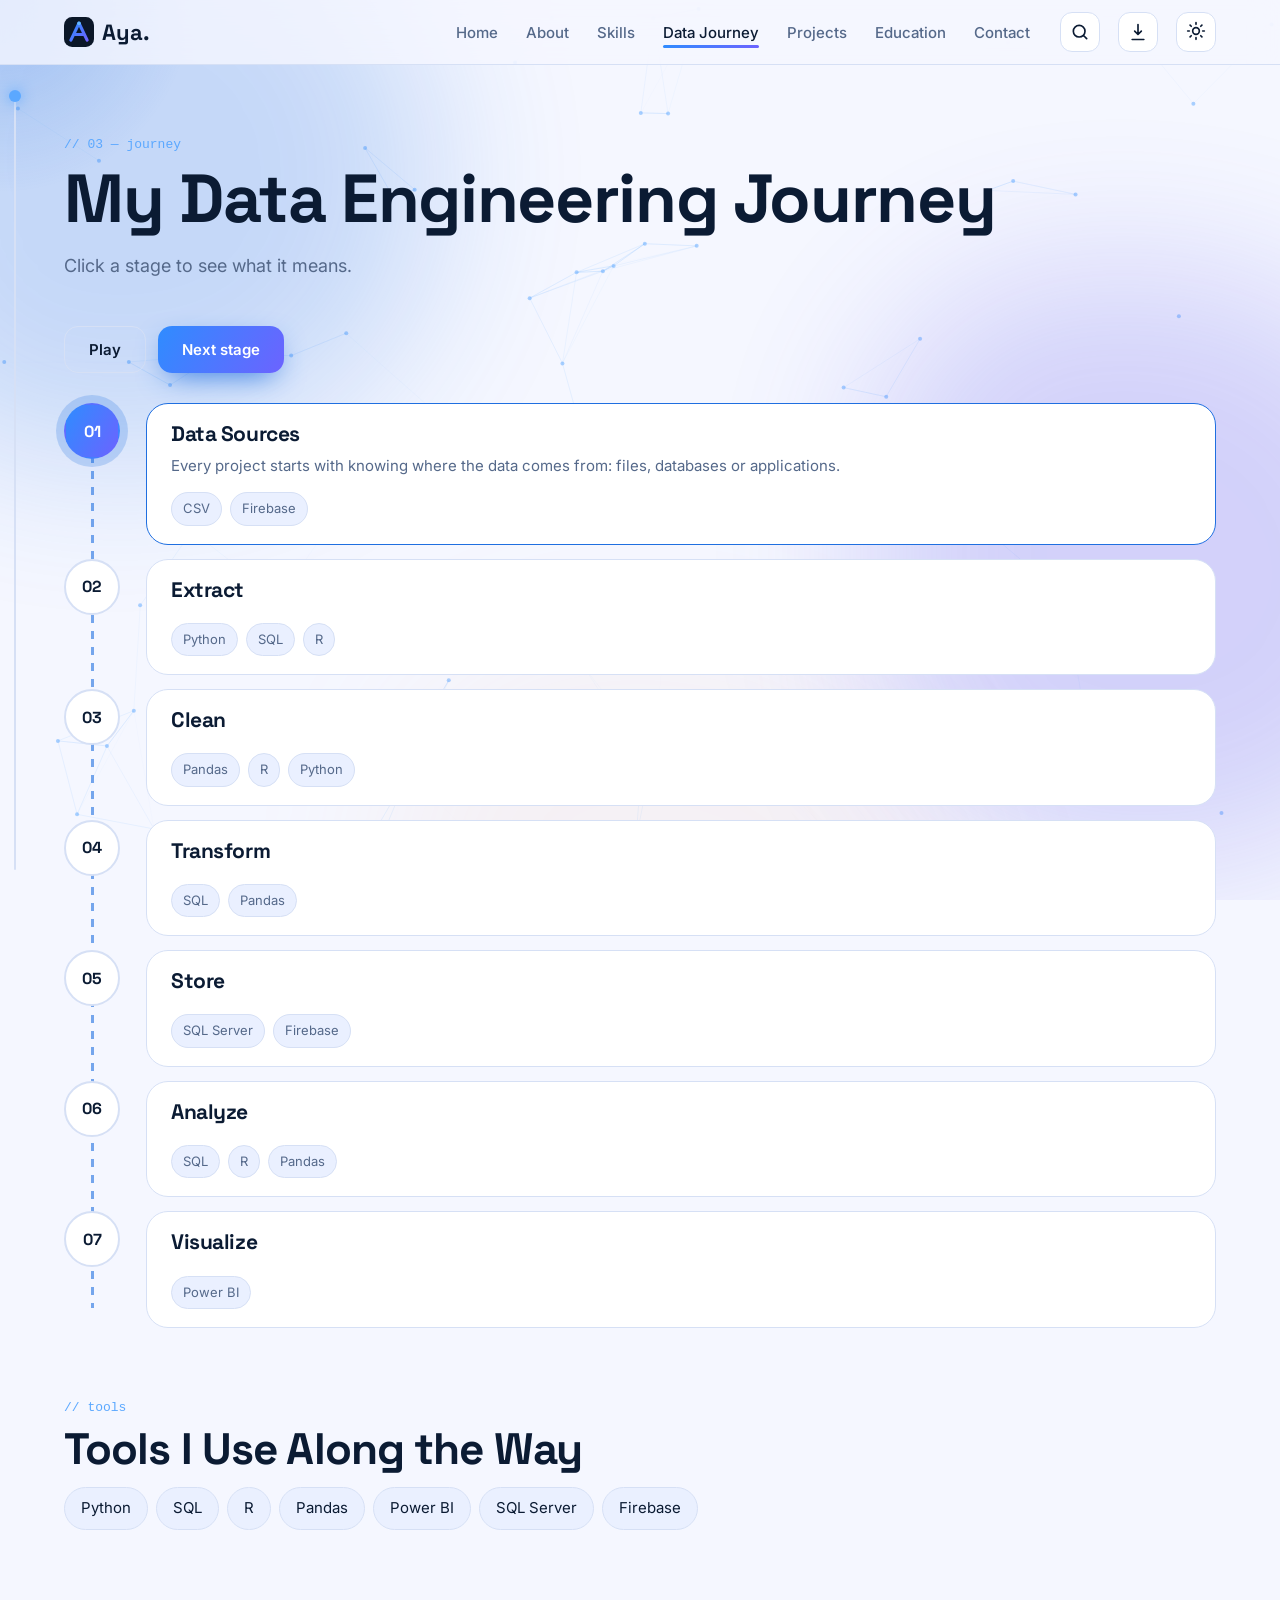
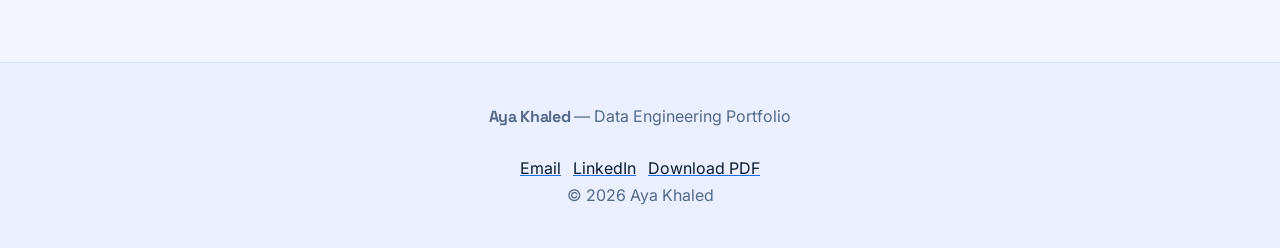
<file: data-journey.html>
<!DOCTYPE html><html lang="en"><head><meta charset="utf-8"><meta name="viewport" content="width=device-width,initial-scale=1">
<title>Data Journey | Aya Khaled</title><meta name="description" content="An interactive look at the stages of a data engineering workflow."><meta property="og:title" content="Data Journey | Aya Khaled"><meta property="og:description" content="An interactive look at the stages of a data engineering workflow."><meta property="og:type" content="website"><meta property="og:image" content="assets/aya.jpg"><meta name="twitter:card" content="summary"><meta name="theme-color" content="#07111F">
<link rel="icon" href="data:image/svg+xml,%3Csvg xmlns='http://www.w3.org/2000/svg' viewBox='0 0 48 48'%3E%3Crect width='48' height='48' rx='13' fill='%2307111F'/%3E%3Cpath d='M11 37 24 10l13 27M17 28h14' stroke='%232F8CFF' stroke-width='5' fill='none' stroke-linecap='round'/%3E%3C/svg%3E"><link rel="preconnect" href="https://fonts.googleapis.com"><link rel="preconnect" href="https://fonts.gstatic.com" crossorigin><link href="https://fonts.googleapis.com/css2?family=Inter:wght@400;500;600&family=Space+Grotesk:wght@500;700&display=swap" rel="stylesheet">
<script>try{var t=localStorage.theme||(matchMedia('(prefers-color-scheme:light)').matches?'light':'dark');document.documentElement.dataset.theme=t}catch(e){document.documentElement.dataset.theme='dark'}</script>
<link rel="stylesheet" href="style.css"></head><body>
<a class="skip" href="#main">Skip to content</a><div id="bar"></div><canvas id="bg" aria-hidden="true"></canvas><div class="blobs" aria-hidden="true"><i></i><i></i><i></i></div><div id="pk" aria-hidden="true"><i></i></div>
<header class="nav"><div class="in"><a class="logo" href="index.html" aria-label="Aya. home"><svg width="30" height="30" viewBox="0 0 48 48" aria-hidden="true"><defs><linearGradient id="lg" x1="0" y1="0" x2="1" y2="1"><stop stop-color="#2F8CFF"/><stop offset="1" stop-color="#6C63FF"/></linearGradient></defs><rect width="48" height="48" rx="13" fill="#0B1728"/><path d="M11 37 24 10l13 27M17 28h14" stroke="url(#lg)" stroke-width="5" fill="none" stroke-linecap="round" stroke-linejoin="round"/><circle cx="24" cy="10" r="3" fill="#63B5FF"/></svg>Aya.</a>
<ul id="links"><li><a href="index.html">Home</a></li><li><a href="about.html">About</a></li><li><a href="skills.html">Skills</a></li><li><a href="data-journey.html" aria-current="page">Data Journey</a></li><li><a href="projects.html">Projects</a></li><li><a href="education.html">Education</a></li><li><a href="contact.html">Contact</a></li></ul>
<button class="ib" id="ps" aria-label="Open command palette (Ctrl+K)"><svg viewBox="0 0 24 24" fill="none" stroke="currentColor" stroke-width="2" stroke-linecap="round" stroke-linejoin="round" aria-hidden="true"><circle cx="11" cy="11" r="7"/><path d="m20 20-3.5-3.5"/></svg></button>
<button class="ib" data-pdf aria-label="Download PDF"><svg viewBox="0 0 24 24" fill="none" stroke="currentColor" stroke-width="2" stroke-linecap="round" stroke-linejoin="round" aria-hidden="true"><path d="M12 3v12m0 0-4-4m4 4 4-4M5 21h14"/></svg></button>
<button class="ib" id="th" aria-label="Toggle light and dark theme"><span class="sun"><svg viewBox="0 0 24 24" fill="none" stroke="currentColor" stroke-width="2" stroke-linecap="round" stroke-linejoin="round" aria-hidden="true"><circle cx="12" cy="12" r="4"/><path d="M12 2v2M12 20v2M4.9 4.9l1.4 1.4M17.7 17.7l1.4 1.4M2 12h2M20 12h2M4.9 19.1l1.4-1.4M17.7 6.3l1.4-1.4"/></svg></span><span class="moon"><svg viewBox="0 0 24 24" fill="none" stroke="currentColor" stroke-width="2" stroke-linecap="round" stroke-linejoin="round" aria-hidden="true"><path d="M21 13A9 9 0 1 1 11 3a7 7 0 0 0 10 10z"/></svg></span></button>
<button class="ib" id="menu" aria-label="Menu" aria-expanded="false" aria-controls="links"><svg viewBox="0 0 24 24" fill="none" stroke="currentColor" stroke-width="2" stroke-linecap="round" stroke-linejoin="round" aria-hidden="true"><path d="M4 7h16M4 12h16M4 17h16"/></svg></button></div></header>
<main id="main"><section style="padding-bottom:20px"><span class="lab rv">// 03 — journey</span><h1 class="rv">My Data Engineering Journey</h1><p class="lead rv" style="margin-top:14px">Click a stage to see what it means.</p></section><div class="row"><button class="btn" id="play">Play</button><button class="btn pri" id="next">Next stage</button></div><div class="jr"><div class="stg"><button class="n" aria-label="Stage 1">01</button><div class="card"><h3>Data Sources</h3><p>Every project starts with knowing where the data comes from: files, databases or applications.</p><div class="tags "><span>CSV</span><span>Firebase</span></div></div></div><div class="stg"><button class="n" aria-label="Stage 2">02</button><div class="card"><h3>Extract</h3><p>Pulling the data out of its source so it can be worked on.</p><div class="tags "><span>Python</span><span>SQL</span><span>R</span></div></div></div><div class="stg"><button class="n" aria-label="Stage 3">03</button><div class="card"><h3>Clean</h3><p>Fixing missing values, duplicates and inconsistent formats so the data can be trusted.</p><div class="tags "><span>Pandas</span><span>R</span><span>Python</span></div></div></div><div class="stg"><button class="n" aria-label="Stage 4">04</button><div class="card"><h3>Transform</h3><p>Reshaping and combining data into a structure that fits the question being asked.</p><div class="tags "><span>SQL</span><span>Pandas</span></div></div></div><div class="stg"><button class="n" aria-label="Stage 5">05</button><div class="card"><h3>Store</h3><p>Keeping the prepared data in a database so it is organized and easy to reach.</p><div class="tags "><span>SQL Server</span><span>Firebase</span></div></div></div><div class="stg"><button class="n" aria-label="Stage 6">06</button><div class="card"><h3>Analyze</h3><p>Looking for patterns and answers that support decision making.</p><div class="tags "><span>SQL</span><span>R</span><span>Pandas</span></div></div></div><div class="stg"><button class="n" aria-label="Stage 7">07</button><div class="card"><h3>Visualize</h3><p>Presenting the results in clear charts and dashboards.</p><div class="tags "><span>Power BI</span></div></div></div></div><section><span class="lab">// tools</span><h2>Tools I Use Along the Way</h2><div class="tags big"><span>Python</span><span>SQL</span><span>R</span><span>Pandas</span><span>Power BI</span><span>SQL Server</span><span>Firebase</span></div></section></main>
<footer><b class="sg">Aya Khaled</b> — Data Engineering Portfolio<div class="row"><a href="mailto:ayakhaledhamed2006@gmail.com">Email</a><a href="https://www.linkedin.com/in/aya-khaled-hamed/" target="_blank" rel="noopener noreferrer">LinkedIn</a><a href="#" data-pdf onclick="return false">Download PDF</a></div><p>© 2026 Aya Khaled</p></footer>
<div id="pal" role="dialog" aria-label="Command palette"><div><button data-a="index.html">Go to Home</button><button data-a="about.html">Go to About</button><button data-a="skills.html">Go to Skills</button><button data-a="data-journey.html">Go to Data Journey</button><button data-a="projects.html">Go to Projects</button><button data-a="education.html">Go to Education</button><button data-a="contact.html">Go to Contact</button><button data-a="pdf">Download PDF</button><button data-a="th">Toggle theme</button><button data-a="cp">Copy email</button></div></div>
<div class="toast" role="status"></div><div class="print-sheet"><div class="ps-h"><img src="assets/aya.jpg" alt="Portrait of Aya Khaled"><div><h1>Aya Khaled</h1><p class="ps-id">Computer Science Student | Aspiring Data Engineer</p><p class="ps-c">ayakhaledhamed2006@gmail.com<br>linkedin.com/in/aya-khaled-hamed</p></div><svg class="ps-a" viewBox="0 0 48 48"><path d="M11 37 24 10l13 27M17 28h14" stroke="#fff" stroke-width="3" fill="none" stroke-linecap="round" stroke-linejoin="round"/></svg></div>
<div class="ps-b"><h2>About</h2><p>Computer Science student developing her career toward Data Engineering. Interested in how data is collected, processed, cleaned, stored, transformed, analyzed and used for decision making, and in building practical data solutions on strong technical foundations.</p>
<h2>Technical Skills</h2><div class="ps-g"><div style="--c:#2F8CFF"><b>Programming</b><p><span>Python</span><span>C++</span><span>C#</span></p></div><div style="--c:#6C63FF"><b>Data</b><p><span>SQL</span><span>Pandas</span><span>R</span><span>Data Cleaning</span><span>Data Analysis</span></p></div><div style="--c:#1FB48C"><b>Databases</b><p><span>SQL Server</span><span>Firebase</span><span>Database Design</span><span>DBMS</span></p></div><div style="--c:#E8873F"><b>BI &amp; Analytics</b><p><span>Power BI</span><span>Data Visualization</span><span>Dashboard Design</span></p></div><div style="--c:#2F8CFF"><b>Web &amp; Development</b><p><span>HTML</span><span>CSS</span><span>JavaScript</span><span>Git</span><span>Visual Studio</span></p></div><div style="--c:#6C63FF"><b>Design</b><p><span>Figma</span><span>UI/UX</span></p></div></div>
<h2>Selected Projects</h2><div class="ps-g"><div style="--c:#2F8CFF"><small>Data Analysis / Power BI</small><b>Restaurant Data Analysis</b><em>Raw data → cleaning → analysis → Power BI dashboard.</em><p class="tk">R · Power BI · CSV · Data Cleaning · Data Analysis</p><u>https://github.com/ayakhaledhamed2006-blip/Restaurant-Sales-Analysis</u></div><div style="--c:#6C63FF"><small>Web Development / Database</small><b>PetCare</b><em>A pet-care web app using Firebase for data storage.</em><p class="tk">HTML · CSS · JavaScript · Firebase</p><u>https://github.com/RawanAbulmaaref/PetCare-Project</u></div><div style="--c:#1FB48C"><small>Desktop Application</small><b>Hospital Management System</b><em>OOP, data structures and application design.</em><p class="tk">C# · OOP · Windows Forms · Data Structures</p></div><div style="--c:#E8873F"><small>UI/UX</small><b>Whisper</b><em>User experience, interface structure and user flow.</em><p class="tk">Figma · UI/UX</p></div></div>
<h2>Education &amp; Training</h2><ol class="ps-t"><li><b>Computer Science / Computing and Information</b><small>Education</small></li><li><b>Digital Egypt Pioneers Initiative (DEPI)</b><small>Data Engineering Track</small></li><li><b>NTI</b><small>UI/UX</small></li></ol><h2>Certificates</h2><div class="ps-g"><div style="--c:#1FB48C"><small>NVIDIA · Sept 2, 2025</small><b>Getting Started with Deep Learning</b><em>Certificate of Competency</em></div><div style="--c:#6C63FF"><small>NTI &amp; ITIDA · 27 Jul – 21 Aug 2025</small><b>UI/UX Design</b><em>Summer training, 120 hours, score 94.5%</em></div></div></div></div><script src="script.js"></script></body></html>
</file>
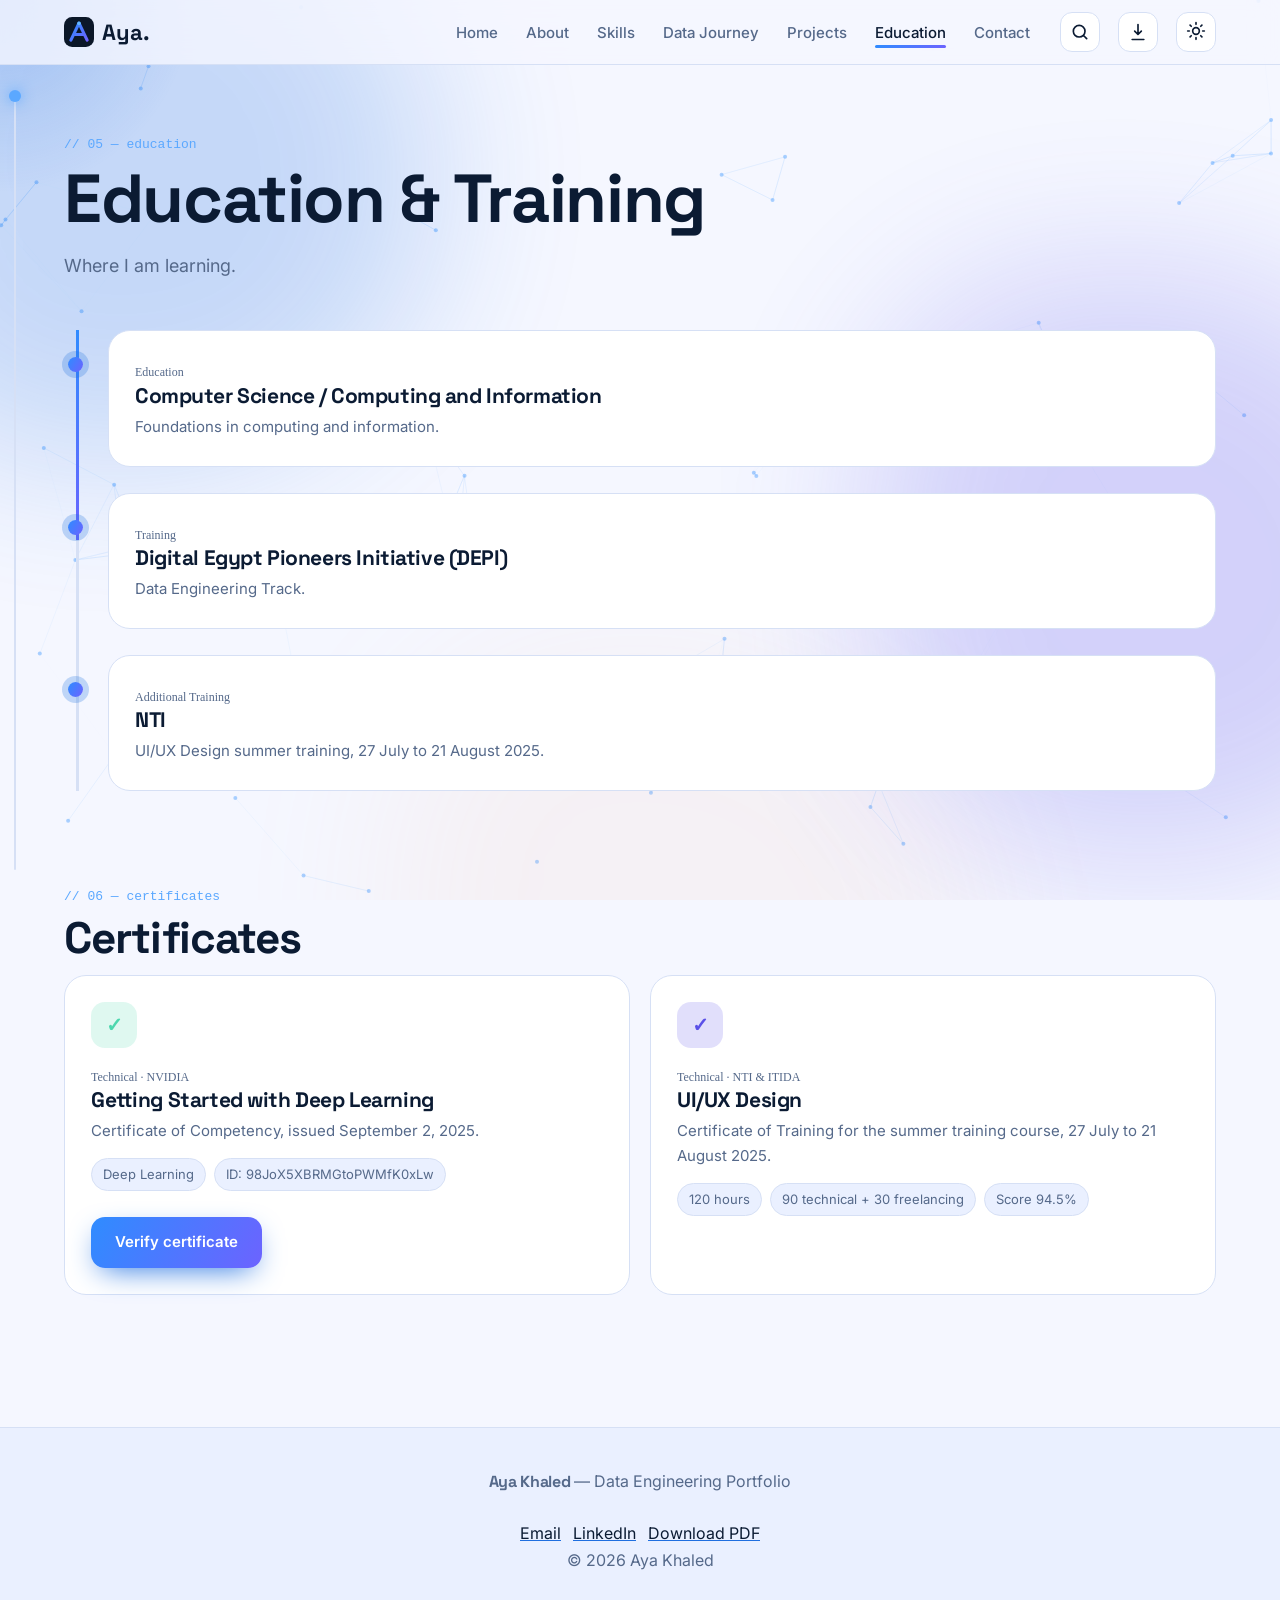
<file: education.html>
<!DOCTYPE html><html lang="en"><head><meta charset="utf-8"><meta name="viewport" content="width=device-width,initial-scale=1">
<title>Education | Aya Khaled</title><meta name="description" content="Education and training of Aya Khaled: Computer Science, DEPI Data Engineering Track and NTI UI/UX."><meta property="og:title" content="Education | Aya Khaled"><meta property="og:description" content="Education and training of Aya Khaled: Computer Science, DEPI Data Engineering Track and NTI UI/UX."><meta property="og:type" content="website"><meta property="og:image" content="assets/aya.jpg"><meta name="twitter:card" content="summary"><meta name="theme-color" content="#07111F">
<link rel="icon" href="data:image/svg+xml,%3Csvg xmlns='http://www.w3.org/2000/svg' viewBox='0 0 48 48'%3E%3Crect width='48' height='48' rx='13' fill='%2307111F'/%3E%3Cpath d='M11 37 24 10l13 27M17 28h14' stroke='%232F8CFF' stroke-width='5' fill='none' stroke-linecap='round'/%3E%3C/svg%3E"><link rel="preconnect" href="https://fonts.googleapis.com"><link rel="preconnect" href="https://fonts.gstatic.com" crossorigin><link href="https://fonts.googleapis.com/css2?family=Inter:wght@400;500;600&family=Space+Grotesk:wght@500;700&display=swap" rel="stylesheet">
<script>try{var t=localStorage.theme||(matchMedia('(prefers-color-scheme:light)').matches?'light':'dark');document.documentElement.dataset.theme=t}catch(e){document.documentElement.dataset.theme='dark'}</script>
<link rel="stylesheet" href="style.css"></head><body>
<a class="skip" href="#main">Skip to content</a><div id="bar"></div><canvas id="bg" aria-hidden="true"></canvas><div class="blobs" aria-hidden="true"><i></i><i></i><i></i></div><div id="pk" aria-hidden="true"><i></i></div>
<header class="nav"><div class="in"><a class="logo" href="index.html" aria-label="Aya. home"><svg width="30" height="30" viewBox="0 0 48 48" aria-hidden="true"><defs><linearGradient id="lg" x1="0" y1="0" x2="1" y2="1"><stop stop-color="#2F8CFF"/><stop offset="1" stop-color="#6C63FF"/></linearGradient></defs><rect width="48" height="48" rx="13" fill="#0B1728"/><path d="M11 37 24 10l13 27M17 28h14" stroke="url(#lg)" stroke-width="5" fill="none" stroke-linecap="round" stroke-linejoin="round"/><circle cx="24" cy="10" r="3" fill="#63B5FF"/></svg>Aya.</a>
<ul id="links"><li><a href="index.html">Home</a></li><li><a href="about.html">About</a></li><li><a href="skills.html">Skills</a></li><li><a href="data-journey.html">Data Journey</a></li><li><a href="projects.html">Projects</a></li><li><a href="education.html" aria-current="page">Education</a></li><li><a href="contact.html">Contact</a></li></ul>
<button class="ib" id="ps" aria-label="Open command palette (Ctrl+K)"><svg viewBox="0 0 24 24" fill="none" stroke="currentColor" stroke-width="2" stroke-linecap="round" stroke-linejoin="round" aria-hidden="true"><circle cx="11" cy="11" r="7"/><path d="m20 20-3.5-3.5"/></svg></button>
<button class="ib" data-pdf aria-label="Download PDF"><svg viewBox="0 0 24 24" fill="none" stroke="currentColor" stroke-width="2" stroke-linecap="round" stroke-linejoin="round" aria-hidden="true"><path d="M12 3v12m0 0-4-4m4 4 4-4M5 21h14"/></svg></button>
<button class="ib" id="th" aria-label="Toggle light and dark theme"><span class="sun"><svg viewBox="0 0 24 24" fill="none" stroke="currentColor" stroke-width="2" stroke-linecap="round" stroke-linejoin="round" aria-hidden="true"><circle cx="12" cy="12" r="4"/><path d="M12 2v2M12 20v2M4.9 4.9l1.4 1.4M17.7 17.7l1.4 1.4M2 12h2M20 12h2M4.9 19.1l1.4-1.4M17.7 6.3l1.4-1.4"/></svg></span><span class="moon"><svg viewBox="0 0 24 24" fill="none" stroke="currentColor" stroke-width="2" stroke-linecap="round" stroke-linejoin="round" aria-hidden="true"><path d="M21 13A9 9 0 1 1 11 3a7 7 0 0 0 10 10z"/></svg></span></button>
<button class="ib" id="menu" aria-label="Menu" aria-expanded="false" aria-controls="links"><svg viewBox="0 0 24 24" fill="none" stroke="currentColor" stroke-width="2" stroke-linecap="round" stroke-linejoin="round" aria-hidden="true"><path d="M4 7h16M4 12h16M4 17h16"/></svg></button></div></header>
<main id="main"><section style="padding-bottom:20px"><span class="lab rv">// 05 — education</span><h1 class="rv">Education & Training</h1><p class="lead rv" style="margin-top:14px">Where I am learning.</p></section><div class="tl"><div class="fill"></div><article class="card rv"><span class="sub">Education</span><h3>Computer Science / Computing and Information</h3><p>Foundations in computing and information.</p></article><article class="card rv"><span class="sub">Training</span><h3>Digital Egypt Pioneers Initiative (DEPI)</h3><p>Data Engineering Track.</p></article><article class="card rv"><span class="sub">Additional Training</span><h3>NTI</h3><p>UI/UX Design summer training, 27 July to 21 August 2025.</p></article></div><section><span class="lab">// 06 — certificates</span><h2>Certificates</h2><div class="grid">
<article class="card rv"><div class="ico t3">✓</div><span class="sub">Technical · NVIDIA</span><h3>Getting Started with Deep Learning</h3><p>Certificate of Competency, issued September 2, 2025.</p><div class="tags"><span>Deep Learning</span><span>ID: 98JoX5XBRMGtoPWMfK0xLw</span></div><div class="row"><a class="btn pri" href="https://learn.nvidia.com/certificates?id=98JoX5XBRMGtoPWMfK0xLw" target="_blank" rel="noopener noreferrer">Verify certificate</a></div></article>
<article class="card rv"><div class="ico t2">✓</div><span class="sub">Technical · NTI &amp; ITIDA</span><h3>UI/UX Design</h3><p>Certificate of Training for the summer training course, 27 July to 21 August 2025.</p><div class="tags"><span>120 hours</span><span>90 technical + 30 freelancing</span><span>Score 94.5%</span></div></article></div></section></main>
<footer><b class="sg">Aya Khaled</b> — Data Engineering Portfolio<div class="row"><a href="mailto:ayakhaledhamed2006@gmail.com">Email</a><a href="https://www.linkedin.com/in/aya-khaled-hamed/" target="_blank" rel="noopener noreferrer">LinkedIn</a><a href="#" data-pdf onclick="return false">Download PDF</a></div><p>© 2026 Aya Khaled</p></footer>
<div id="pal" role="dialog" aria-label="Command palette"><div><button data-a="index.html">Go to Home</button><button data-a="about.html">Go to About</button><button data-a="skills.html">Go to Skills</button><button data-a="data-journey.html">Go to Data Journey</button><button data-a="projects.html">Go to Projects</button><button data-a="education.html">Go to Education</button><button data-a="contact.html">Go to Contact</button><button data-a="pdf">Download PDF</button><button data-a="th">Toggle theme</button><button data-a="cp">Copy email</button></div></div>
<div class="toast" role="status"></div><div class="print-sheet"><div class="ps-h"><img src="assets/aya.jpg" alt="Portrait of Aya Khaled"><div><h1>Aya Khaled</h1><p class="ps-id">Computer Science Student | Aspiring Data Engineer</p><p class="ps-c">ayakhaledhamed2006@gmail.com<br>linkedin.com/in/aya-khaled-hamed</p></div><svg class="ps-a" viewBox="0 0 48 48"><path d="M11 37 24 10l13 27M17 28h14" stroke="#fff" stroke-width="3" fill="none" stroke-linecap="round" stroke-linejoin="round"/></svg></div>
<div class="ps-b"><h2>About</h2><p>Computer Science student developing her career toward Data Engineering. Interested in how data is collected, processed, cleaned, stored, transformed, analyzed and used for decision making, and in building practical data solutions on strong technical foundations.</p>
<h2>Technical Skills</h2><div class="ps-g"><div style="--c:#2F8CFF"><b>Programming</b><p><span>Python</span><span>C++</span><span>C#</span></p></div><div style="--c:#6C63FF"><b>Data</b><p><span>SQL</span><span>Pandas</span><span>R</span><span>Data Cleaning</span><span>Data Analysis</span></p></div><div style="--c:#1FB48C"><b>Databases</b><p><span>SQL Server</span><span>Firebase</span><span>Database Design</span><span>DBMS</span></p></div><div style="--c:#E8873F"><b>BI &amp; Analytics</b><p><span>Power BI</span><span>Data Visualization</span><span>Dashboard Design</span></p></div><div style="--c:#2F8CFF"><b>Web &amp; Development</b><p><span>HTML</span><span>CSS</span><span>JavaScript</span><span>Git</span><span>Visual Studio</span></p></div><div style="--c:#6C63FF"><b>Design</b><p><span>Figma</span><span>UI/UX</span></p></div></div>
<h2>Selected Projects</h2><div class="ps-g"><div style="--c:#2F8CFF"><small>Data Analysis / Power BI</small><b>Restaurant Data Analysis</b><em>Raw data → cleaning → analysis → Power BI dashboard.</em><p class="tk">R · Power BI · CSV · Data Cleaning · Data Analysis</p><u>https://github.com/ayakhaledhamed2006-blip/Restaurant-Sales-Analysis</u></div><div style="--c:#6C63FF"><small>Web Development / Database</small><b>PetCare</b><em>A pet-care web app using Firebase for data storage.</em><p class="tk">HTML · CSS · JavaScript · Firebase</p><u>https://github.com/RawanAbulmaaref/PetCare-Project</u></div><div style="--c:#1FB48C"><small>Desktop Application</small><b>Hospital Management System</b><em>OOP, data structures and application design.</em><p class="tk">C# · OOP · Windows Forms · Data Structures</p></div><div style="--c:#E8873F"><small>UI/UX</small><b>Whisper</b><em>User experience, interface structure and user flow.</em><p class="tk">Figma · UI/UX</p></div></div>
<h2>Education &amp; Training</h2><ol class="ps-t"><li><b>Computer Science / Computing and Information</b><small>Education</small></li><li><b>Digital Egypt Pioneers Initiative (DEPI)</b><small>Data Engineering Track</small></li><li><b>NTI</b><small>UI/UX</small></li></ol><h2>Certificates</h2><div class="ps-g"><div style="--c:#1FB48C"><small>NVIDIA · Sept 2, 2025</small><b>Getting Started with Deep Learning</b><em>Certificate of Competency</em></div><div style="--c:#6C63FF"><small>NTI &amp; ITIDA · 27 Jul – 21 Aug 2025</small><b>UI/UX Design</b><em>Summer training, 120 hours, score 94.5%</em></div></div></div></div><script src="script.js"></script></body></html>
</file>
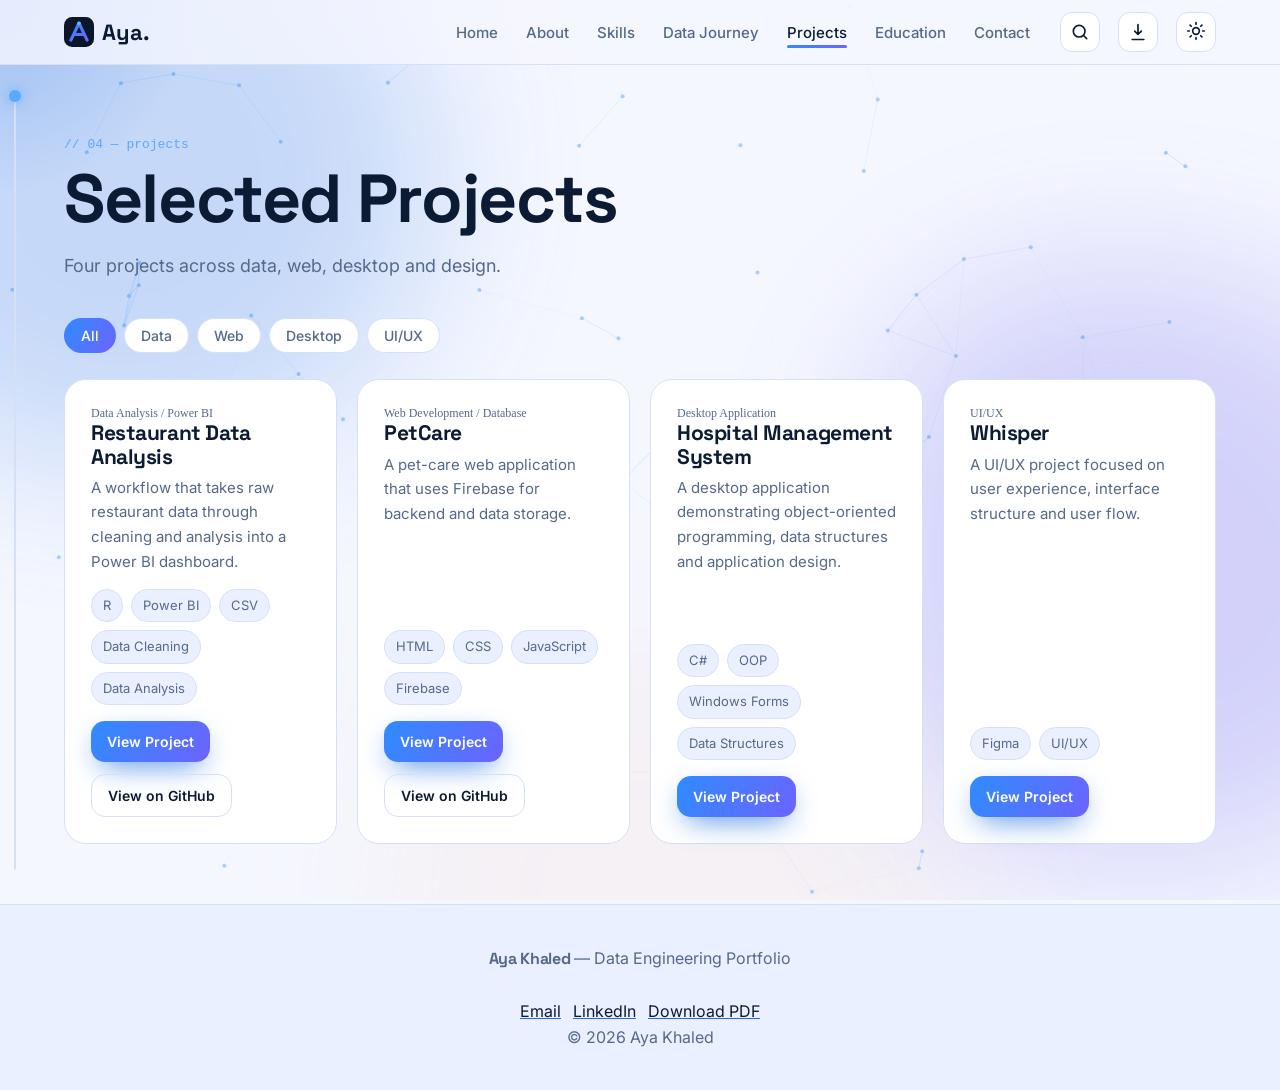
<file: projects.html>
<!DOCTYPE html><html lang="en"><head><meta charset="utf-8"><meta name="viewport" content="width=device-width,initial-scale=1">
<title>Projects | Aya Khaled</title><meta name="description" content="Selected projects by Aya Khaled: data analysis, web development, desktop application and UI/UX."><meta property="og:title" content="Projects | Aya Khaled"><meta property="og:description" content="Selected projects by Aya Khaled: data analysis, web development, desktop application and UI/UX."><meta property="og:type" content="website"><meta property="og:image" content="assets/aya.jpg"><meta name="twitter:card" content="summary"><meta name="theme-color" content="#07111F">
<link rel="icon" href="data:image/svg+xml,%3Csvg xmlns='http://www.w3.org/2000/svg' viewBox='0 0 48 48'%3E%3Crect width='48' height='48' rx='13' fill='%2307111F'/%3E%3Cpath d='M11 37 24 10l13 27M17 28h14' stroke='%232F8CFF' stroke-width='5' fill='none' stroke-linecap='round'/%3E%3C/svg%3E"><link rel="preconnect" href="https://fonts.googleapis.com"><link rel="preconnect" href="https://fonts.gstatic.com" crossorigin><link href="https://fonts.googleapis.com/css2?family=Inter:wght@400;500;600&family=Space+Grotesk:wght@500;700&display=swap" rel="stylesheet">
<script>try{var t=localStorage.theme||(matchMedia('(prefers-color-scheme:light)').matches?'light':'dark');document.documentElement.dataset.theme=t}catch(e){document.documentElement.dataset.theme='dark'}</script>
<link rel="stylesheet" href="style.css"></head><body>
<a class="skip" href="#main">Skip to content</a><div id="bar"></div><canvas id="bg" aria-hidden="true"></canvas><div class="blobs" aria-hidden="true"><i></i><i></i><i></i></div><div id="pk" aria-hidden="true"><i></i></div>
<header class="nav"><div class="in"><a class="logo" href="index.html" aria-label="Aya. home"><svg width="30" height="30" viewBox="0 0 48 48" aria-hidden="true"><defs><linearGradient id="lg" x1="0" y1="0" x2="1" y2="1"><stop stop-color="#2F8CFF"/><stop offset="1" stop-color="#6C63FF"/></linearGradient></defs><rect width="48" height="48" rx="13" fill="#0B1728"/><path d="M11 37 24 10l13 27M17 28h14" stroke="url(#lg)" stroke-width="5" fill="none" stroke-linecap="round" stroke-linejoin="round"/><circle cx="24" cy="10" r="3" fill="#63B5FF"/></svg>Aya.</a>
<ul id="links"><li><a href="index.html">Home</a></li><li><a href="about.html">About</a></li><li><a href="skills.html">Skills</a></li><li><a href="data-journey.html">Data Journey</a></li><li><a href="projects.html" aria-current="page">Projects</a></li><li><a href="education.html">Education</a></li><li><a href="contact.html">Contact</a></li></ul>
<button class="ib" id="ps" aria-label="Open command palette (Ctrl+K)"><svg viewBox="0 0 24 24" fill="none" stroke="currentColor" stroke-width="2" stroke-linecap="round" stroke-linejoin="round" aria-hidden="true"><circle cx="11" cy="11" r="7"/><path d="m20 20-3.5-3.5"/></svg></button>
<button class="ib" data-pdf aria-label="Download PDF"><svg viewBox="0 0 24 24" fill="none" stroke="currentColor" stroke-width="2" stroke-linecap="round" stroke-linejoin="round" aria-hidden="true"><path d="M12 3v12m0 0-4-4m4 4 4-4M5 21h14"/></svg></button>
<button class="ib" id="th" aria-label="Toggle light and dark theme"><span class="sun"><svg viewBox="0 0 24 24" fill="none" stroke="currentColor" stroke-width="2" stroke-linecap="round" stroke-linejoin="round" aria-hidden="true"><circle cx="12" cy="12" r="4"/><path d="M12 2v2M12 20v2M4.9 4.9l1.4 1.4M17.7 17.7l1.4 1.4M2 12h2M20 12h2M4.9 19.1l1.4-1.4M17.7 6.3l1.4-1.4"/></svg></span><span class="moon"><svg viewBox="0 0 24 24" fill="none" stroke="currentColor" stroke-width="2" stroke-linecap="round" stroke-linejoin="round" aria-hidden="true"><path d="M21 13A9 9 0 1 1 11 3a7 7 0 0 0 10 10z"/></svg></span></button>
<button class="ib" id="menu" aria-label="Menu" aria-expanded="false" aria-controls="links"><svg viewBox="0 0 24 24" fill="none" stroke="currentColor" stroke-width="2" stroke-linecap="round" stroke-linejoin="round" aria-hidden="true"><path d="M4 7h16M4 12h16M4 17h16"/></svg></button></div></header>
<main id="main"><section style="padding-bottom:20px"><span class="lab rv">// 04 — projects</span><h1 class="rv">Selected Projects</h1><p class="lead rv" style="margin-top:14px">Four projects across data, web, desktop and design.</p></section><div class="filters"><button class="on" data-f="all">All</button><button data-f="Data">Data</button><button data-f="Web">Web</button><button data-f="Desktop">Desktop</button><button data-f="UI/UX">UI/UX</button></div><div class="grid"><article class="card proj rv" data-cat="Data Analysis / Power BI"><span class="sub">Data Analysis / Power BI</span><h3>Restaurant Data Analysis</h3><p>A workflow that takes raw restaurant data through cleaning and analysis into a Power BI dashboard.</p><div class="tags "><span>R</span><span>Power BI</span><span>CSV</span><span>Data Cleaning</span><span>Data Analysis</span></div><div class="row"><a class="btn pri" href="projects/restaurant-analysis.html">View Project</a><a class="btn" href="https://github.com/ayakhaledhamed2006-blip/Restaurant-Sales-Analysis" target="_blank" rel="noopener noreferrer">View on GitHub</a></div></article><article class="card proj rv" data-cat="Web Development / Database"><span class="sub">Web Development / Database</span><h3>PetCare</h3><p>A pet-care web application that uses Firebase for backend and data storage.</p><div class="tags "><span>HTML</span><span>CSS</span><span>JavaScript</span><span>Firebase</span></div><div class="row"><a class="btn pri" href="projects/petcare.html">View Project</a><a class="btn" href="https://github.com/RawanAbulmaaref/PetCare-Project" target="_blank" rel="noopener noreferrer">View on GitHub</a></div></article><article class="card proj rv" data-cat="Desktop Application"><span class="sub">Desktop Application</span><h3>Hospital Management System</h3><p>A desktop application demonstrating object-oriented programming, data structures and application design.</p><div class="tags "><span>C#</span><span>OOP</span><span>Windows Forms</span><span>Data Structures</span></div><div class="row"><a class="btn pri" href="projects/hospital-management.html">View Project</a></div></article><article class="card proj rv" data-cat="UI/UX"><span class="sub">UI/UX</span><h3>Whisper</h3><p>A UI/UX project focused on user experience, interface structure and user flow.</p><div class="tags "><span>Figma</span><span>UI/UX</span></div><div class="row"><a class="btn pri" href="projects/whisper.html">View Project</a></div></article></div></main>
<footer><b class="sg">Aya Khaled</b> — Data Engineering Portfolio<div class="row"><a href="mailto:ayakhaledhamed2006@gmail.com">Email</a><a href="https://www.linkedin.com/in/aya-khaled-hamed/" target="_blank" rel="noopener noreferrer">LinkedIn</a><a href="#" data-pdf onclick="return false">Download PDF</a></div><p>© 2026 Aya Khaled</p></footer>
<div id="pal" role="dialog" aria-label="Command palette"><div><button data-a="index.html">Go to Home</button><button data-a="about.html">Go to About</button><button data-a="skills.html">Go to Skills</button><button data-a="data-journey.html">Go to Data Journey</button><button data-a="projects.html">Go to Projects</button><button data-a="education.html">Go to Education</button><button data-a="contact.html">Go to Contact</button><button data-a="pdf">Download PDF</button><button data-a="th">Toggle theme</button><button data-a="cp">Copy email</button></div></div>
<div class="toast" role="status"></div><div class="print-sheet"><div class="ps-h"><img src="assets/aya.jpg" alt="Portrait of Aya Khaled"><div><h1>Aya Khaled</h1><p class="ps-id">Computer Science Student | Aspiring Data Engineer</p><p class="ps-c">ayakhaledhamed2006@gmail.com<br>linkedin.com/in/aya-khaled-hamed</p></div><svg class="ps-a" viewBox="0 0 48 48"><path d="M11 37 24 10l13 27M17 28h14" stroke="#fff" stroke-width="3" fill="none" stroke-linecap="round" stroke-linejoin="round"/></svg></div>
<div class="ps-b"><h2>About</h2><p>Computer Science student developing her career toward Data Engineering. Interested in how data is collected, processed, cleaned, stored, transformed, analyzed and used for decision making, and in building practical data solutions on strong technical foundations.</p>
<h2>Technical Skills</h2><div class="ps-g"><div style="--c:#2F8CFF"><b>Programming</b><p><span>Python</span><span>C++</span><span>C#</span></p></div><div style="--c:#6C63FF"><b>Data</b><p><span>SQL</span><span>Pandas</span><span>R</span><span>Data Cleaning</span><span>Data Analysis</span></p></div><div style="--c:#1FB48C"><b>Databases</b><p><span>SQL Server</span><span>Firebase</span><span>Database Design</span><span>DBMS</span></p></div><div style="--c:#E8873F"><b>BI &amp; Analytics</b><p><span>Power BI</span><span>Data Visualization</span><span>Dashboard Design</span></p></div><div style="--c:#2F8CFF"><b>Web &amp; Development</b><p><span>HTML</span><span>CSS</span><span>JavaScript</span><span>Git</span><span>Visual Studio</span></p></div><div style="--c:#6C63FF"><b>Design</b><p><span>Figma</span><span>UI/UX</span></p></div></div>
<h2>Selected Projects</h2><div class="ps-g"><div style="--c:#2F8CFF"><small>Data Analysis / Power BI</small><b>Restaurant Data Analysis</b><em>Raw data → cleaning → analysis → Power BI dashboard.</em><p class="tk">R · Power BI · CSV · Data Cleaning · Data Analysis</p><u>https://github.com/ayakhaledhamed2006-blip/Restaurant-Sales-Analysis</u></div><div style="--c:#6C63FF"><small>Web Development / Database</small><b>PetCare</b><em>A pet-care web app using Firebase for data storage.</em><p class="tk">HTML · CSS · JavaScript · Firebase</p><u>https://github.com/RawanAbulmaaref/PetCare-Project</u></div><div style="--c:#1FB48C"><small>Desktop Application</small><b>Hospital Management System</b><em>OOP, data structures and application design.</em><p class="tk">C# · OOP · Windows Forms · Data Structures</p></div><div style="--c:#E8873F"><small>UI/UX</small><b>Whisper</b><em>User experience, interface structure and user flow.</em><p class="tk">Figma · UI/UX</p></div></div>
<h2>Education &amp; Training</h2><ol class="ps-t"><li><b>Computer Science / Computing and Information</b><small>Education</small></li><li><b>Digital Egypt Pioneers Initiative (DEPI)</b><small>Data Engineering Track</small></li><li><b>NTI</b><small>UI/UX</small></li></ol><h2>Certificates</h2><div class="ps-g"><div style="--c:#1FB48C"><small>NVIDIA · Sept 2, 2025</small><b>Getting Started with Deep Learning</b><em>Certificate of Competency</em></div><div style="--c:#6C63FF"><small>NTI &amp; ITIDA · 27 Jul – 21 Aug 2025</small><b>UI/UX Design</b><em>Summer training, 120 hours, score 94.5%</em></div></div></div></div><script src="script.js"></script></body></html>
</file>
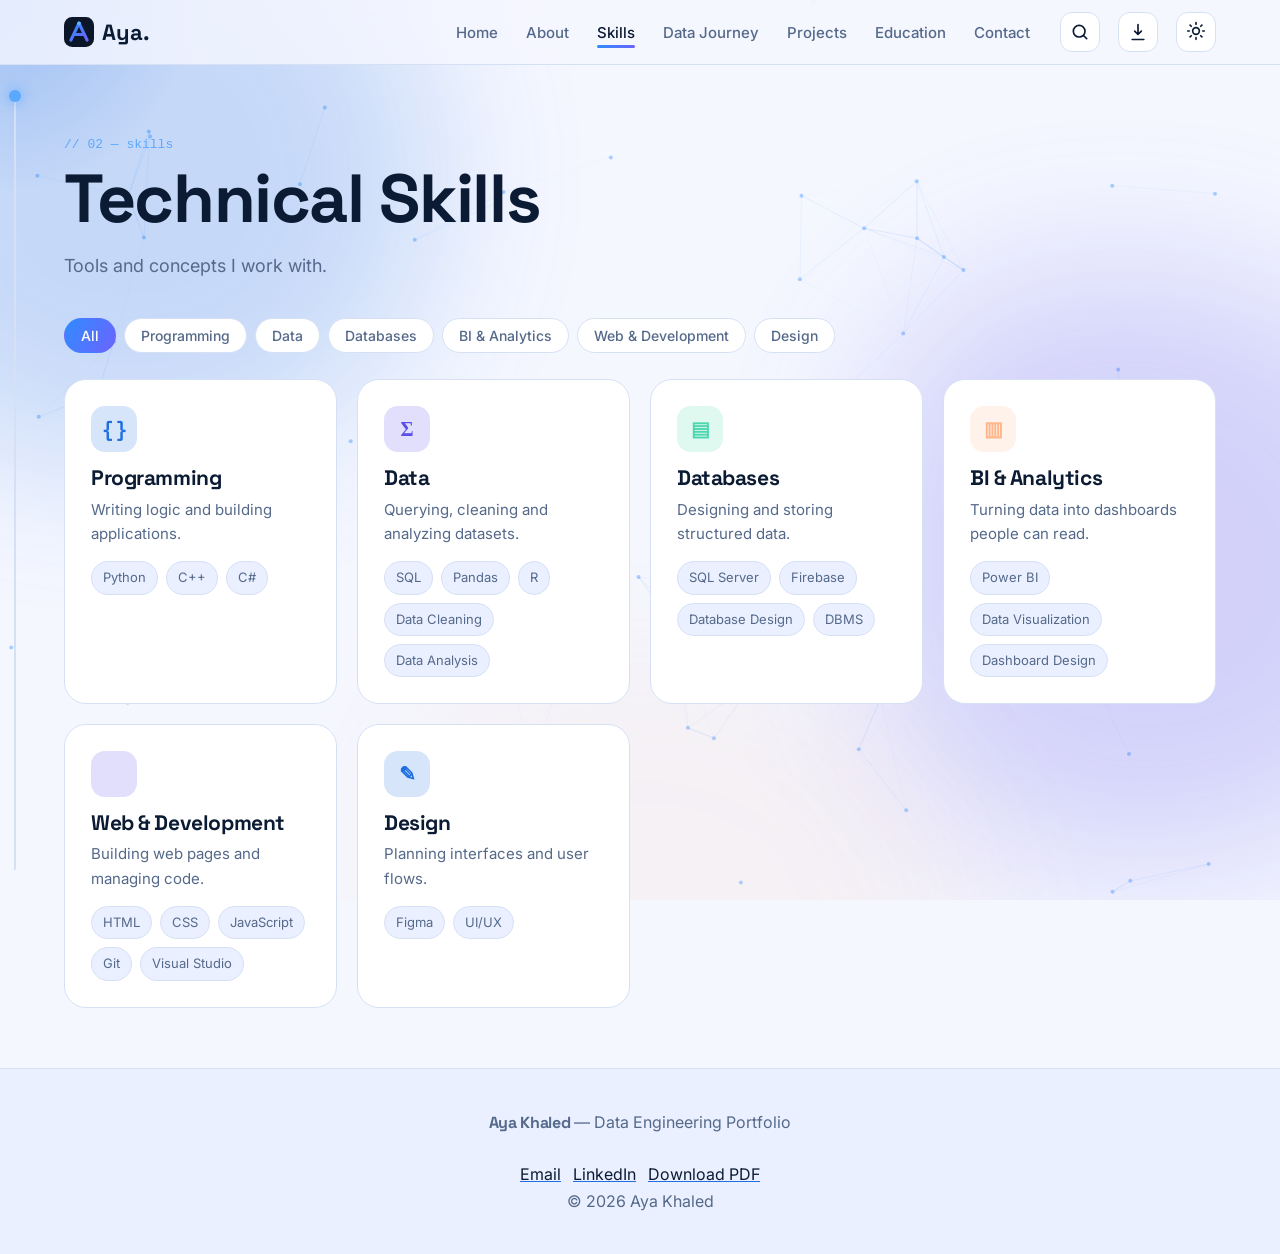
<file: skills.html>
<!DOCTYPE html><html lang="en"><head><meta charset="utf-8"><meta name="viewport" content="width=device-width,initial-scale=1">
<title>Skills | Aya Khaled</title><meta name="description" content="Technical skills of Aya Khaled: Python, SQL, Power BI, databases, web development and design."><meta property="og:title" content="Skills | Aya Khaled"><meta property="og:description" content="Technical skills of Aya Khaled: Python, SQL, Power BI, databases, web development and design."><meta property="og:type" content="website"><meta property="og:image" content="assets/aya.jpg"><meta name="twitter:card" content="summary"><meta name="theme-color" content="#07111F">
<link rel="icon" href="data:image/svg+xml,%3Csvg xmlns='http://www.w3.org/2000/svg' viewBox='0 0 48 48'%3E%3Crect width='48' height='48' rx='13' fill='%2307111F'/%3E%3Cpath d='M11 37 24 10l13 27M17 28h14' stroke='%232F8CFF' stroke-width='5' fill='none' stroke-linecap='round'/%3E%3C/svg%3E"><link rel="preconnect" href="https://fonts.googleapis.com"><link rel="preconnect" href="https://fonts.gstatic.com" crossorigin><link href="https://fonts.googleapis.com/css2?family=Inter:wght@400;500;600&family=Space+Grotesk:wght@500;700&display=swap" rel="stylesheet">
<script>try{var t=localStorage.theme||(matchMedia('(prefers-color-scheme:light)').matches?'light':'dark');document.documentElement.dataset.theme=t}catch(e){document.documentElement.dataset.theme='dark'}</script>
<link rel="stylesheet" href="style.css"></head><body>
<a class="skip" href="#main">Skip to content</a><div id="bar"></div><canvas id="bg" aria-hidden="true"></canvas><div class="blobs" aria-hidden="true"><i></i><i></i><i></i></div><div id="pk" aria-hidden="true"><i></i></div>
<header class="nav"><div class="in"><a class="logo" href="index.html" aria-label="Aya. home"><svg width="30" height="30" viewBox="0 0 48 48" aria-hidden="true"><defs><linearGradient id="lg" x1="0" y1="0" x2="1" y2="1"><stop stop-color="#2F8CFF"/><stop offset="1" stop-color="#6C63FF"/></linearGradient></defs><rect width="48" height="48" rx="13" fill="#0B1728"/><path d="M11 37 24 10l13 27M17 28h14" stroke="url(#lg)" stroke-width="5" fill="none" stroke-linecap="round" stroke-linejoin="round"/><circle cx="24" cy="10" r="3" fill="#63B5FF"/></svg>Aya.</a>
<ul id="links"><li><a href="index.html">Home</a></li><li><a href="about.html">About</a></li><li><a href="skills.html" aria-current="page">Skills</a></li><li><a href="data-journey.html">Data Journey</a></li><li><a href="projects.html">Projects</a></li><li><a href="education.html">Education</a></li><li><a href="contact.html">Contact</a></li></ul>
<button class="ib" id="ps" aria-label="Open command palette (Ctrl+K)"><svg viewBox="0 0 24 24" fill="none" stroke="currentColor" stroke-width="2" stroke-linecap="round" stroke-linejoin="round" aria-hidden="true"><circle cx="11" cy="11" r="7"/><path d="m20 20-3.5-3.5"/></svg></button>
<button class="ib" data-pdf aria-label="Download PDF"><svg viewBox="0 0 24 24" fill="none" stroke="currentColor" stroke-width="2" stroke-linecap="round" stroke-linejoin="round" aria-hidden="true"><path d="M12 3v12m0 0-4-4m4 4 4-4M5 21h14"/></svg></button>
<button class="ib" id="th" aria-label="Toggle light and dark theme"><span class="sun"><svg viewBox="0 0 24 24" fill="none" stroke="currentColor" stroke-width="2" stroke-linecap="round" stroke-linejoin="round" aria-hidden="true"><circle cx="12" cy="12" r="4"/><path d="M12 2v2M12 20v2M4.9 4.9l1.4 1.4M17.7 17.7l1.4 1.4M2 12h2M20 12h2M4.9 19.1l1.4-1.4M17.7 6.3l1.4-1.4"/></svg></span><span class="moon"><svg viewBox="0 0 24 24" fill="none" stroke="currentColor" stroke-width="2" stroke-linecap="round" stroke-linejoin="round" aria-hidden="true"><path d="M21 13A9 9 0 1 1 11 3a7 7 0 0 0 10 10z"/></svg></span></button>
<button class="ib" id="menu" aria-label="Menu" aria-expanded="false" aria-controls="links"><svg viewBox="0 0 24 24" fill="none" stroke="currentColor" stroke-width="2" stroke-linecap="round" stroke-linejoin="round" aria-hidden="true"><path d="M4 7h16M4 12h16M4 17h16"/></svg></button></div></header>
<main id="main"><section style="padding-bottom:20px"><span class="lab rv">// 02 — skills</span><h1 class="rv">Technical Skills</h1><p class="lead rv" style="margin-top:14px">Tools and concepts I work with.</p></section><div class="filters"><button class="on" data-f="all">All</button><button data-f="Programming">Programming</button><button data-f="Data">Data</button><button data-f="Databases">Databases</button><button data-f="BI & Analytics">BI & Analytics</button><button data-f="Web & Development">Web & Development</button><button data-f="Design">Design</button></div><div class="grid"><article class="card rv" data-cat="Programming"><div class="ico ">{ }</div><h3>Programming</h3><p>Writing logic and building applications.</p><div class="tags "><span>Python</span><span>C++</span><span>C#</span></div></article><article class="card rv" data-cat="Data"><div class="ico t2">Σ</div><h3>Data</h3><p>Querying, cleaning and analyzing datasets.</p><div class="tags "><span>SQL</span><span>Pandas</span><span>R</span><span>Data Cleaning</span><span>Data Analysis</span></div></article><article class="card rv" data-cat="Databases"><div class="ico t3">▤</div><h3>Databases</h3><p>Designing and storing structured data.</p><div class="tags "><span>SQL Server</span><span>Firebase</span><span>Database Design</span><span>DBMS</span></div></article><article class="card rv" data-cat="BI & Analytics"><div class="ico t4">▥</div><h3>BI & Analytics</h3><p>Turning data into dashboards people can read.</p><div class="tags "><span>Power BI</span><span>Data Visualization</span><span>Dashboard Design</span></div></article><article class="card rv" data-cat="Web & Development"><div class="ico t2"></></div><h3>Web & Development</h3><p>Building web pages and managing code.</p><div class="tags "><span>HTML</span><span>CSS</span><span>JavaScript</span><span>Git</span><span>Visual Studio</span></div></article><article class="card rv" data-cat="Design"><div class="ico ">✎</div><h3>Design</h3><p>Planning interfaces and user flows.</p><div class="tags "><span>Figma</span><span>UI/UX</span></div></article></div></main>
<footer><b class="sg">Aya Khaled</b> — Data Engineering Portfolio<div class="row"><a href="mailto:ayakhaledhamed2006@gmail.com">Email</a><a href="https://www.linkedin.com/in/aya-khaled-hamed/" target="_blank" rel="noopener noreferrer">LinkedIn</a><a href="#" data-pdf onclick="return false">Download PDF</a></div><p>© 2026 Aya Khaled</p></footer>
<div id="pal" role="dialog" aria-label="Command palette"><div><button data-a="index.html">Go to Home</button><button data-a="about.html">Go to About</button><button data-a="skills.html">Go to Skills</button><button data-a="data-journey.html">Go to Data Journey</button><button data-a="projects.html">Go to Projects</button><button data-a="education.html">Go to Education</button><button data-a="contact.html">Go to Contact</button><button data-a="pdf">Download PDF</button><button data-a="th">Toggle theme</button><button data-a="cp">Copy email</button></div></div>
<div class="toast" role="status"></div><div class="print-sheet"><div class="ps-h"><img src="assets/aya.jpg" alt="Portrait of Aya Khaled"><div><h1>Aya Khaled</h1><p class="ps-id">Computer Science Student | Aspiring Data Engineer</p><p class="ps-c">ayakhaledhamed2006@gmail.com<br>linkedin.com/in/aya-khaled-hamed</p></div><svg class="ps-a" viewBox="0 0 48 48"><path d="M11 37 24 10l13 27M17 28h14" stroke="#fff" stroke-width="3" fill="none" stroke-linecap="round" stroke-linejoin="round"/></svg></div>
<div class="ps-b"><h2>About</h2><p>Computer Science student developing her career toward Data Engineering. Interested in how data is collected, processed, cleaned, stored, transformed, analyzed and used for decision making, and in building practical data solutions on strong technical foundations.</p>
<h2>Technical Skills</h2><div class="ps-g"><div style="--c:#2F8CFF"><b>Programming</b><p><span>Python</span><span>C++</span><span>C#</span></p></div><div style="--c:#6C63FF"><b>Data</b><p><span>SQL</span><span>Pandas</span><span>R</span><span>Data Cleaning</span><span>Data Analysis</span></p></div><div style="--c:#1FB48C"><b>Databases</b><p><span>SQL Server</span><span>Firebase</span><span>Database Design</span><span>DBMS</span></p></div><div style="--c:#E8873F"><b>BI &amp; Analytics</b><p><span>Power BI</span><span>Data Visualization</span><span>Dashboard Design</span></p></div><div style="--c:#2F8CFF"><b>Web &amp; Development</b><p><span>HTML</span><span>CSS</span><span>JavaScript</span><span>Git</span><span>Visual Studio</span></p></div><div style="--c:#6C63FF"><b>Design</b><p><span>Figma</span><span>UI/UX</span></p></div></div>
<h2>Selected Projects</h2><div class="ps-g"><div style="--c:#2F8CFF"><small>Data Analysis / Power BI</small><b>Restaurant Data Analysis</b><em>Raw data → cleaning → analysis → Power BI dashboard.</em><p class="tk">R · Power BI · CSV · Data Cleaning · Data Analysis</p><u>https://github.com/ayakhaledhamed2006-blip/Restaurant-Sales-Analysis</u></div><div style="--c:#6C63FF"><small>Web Development / Database</small><b>PetCare</b><em>A pet-care web app using Firebase for data storage.</em><p class="tk">HTML · CSS · JavaScript · Firebase</p><u>https://github.com/RawanAbulmaaref/PetCare-Project</u></div><div style="--c:#1FB48C"><small>Desktop Application</small><b>Hospital Management System</b><em>OOP, data structures and application design.</em><p class="tk">C# · OOP · Windows Forms · Data Structures</p></div><div style="--c:#E8873F"><small>UI/UX</small><b>Whisper</b><em>User experience, interface structure and user flow.</em><p class="tk">Figma · UI/UX</p></div></div>
<h2>Education &amp; Training</h2><ol class="ps-t"><li><b>Computer Science / Computing and Information</b><small>Education</small></li><li><b>Digital Egypt Pioneers Initiative (DEPI)</b><small>Data Engineering Track</small></li><li><b>NTI</b><small>UI/UX</small></li></ol><h2>Certificates</h2><div class="ps-g"><div style="--c:#1FB48C"><small>NVIDIA · Sept 2, 2025</small><b>Getting Started with Deep Learning</b><em>Certificate of Competency</em></div><div style="--c:#6C63FF"><small>NTI &amp; ITIDA · 27 Jul – 21 Aug 2025</small><b>UI/UX Design</b><em>Summer training, 120 hours, score 94.5%</em></div></div></div></div><script src="script.js"></script></body></html>
</file>
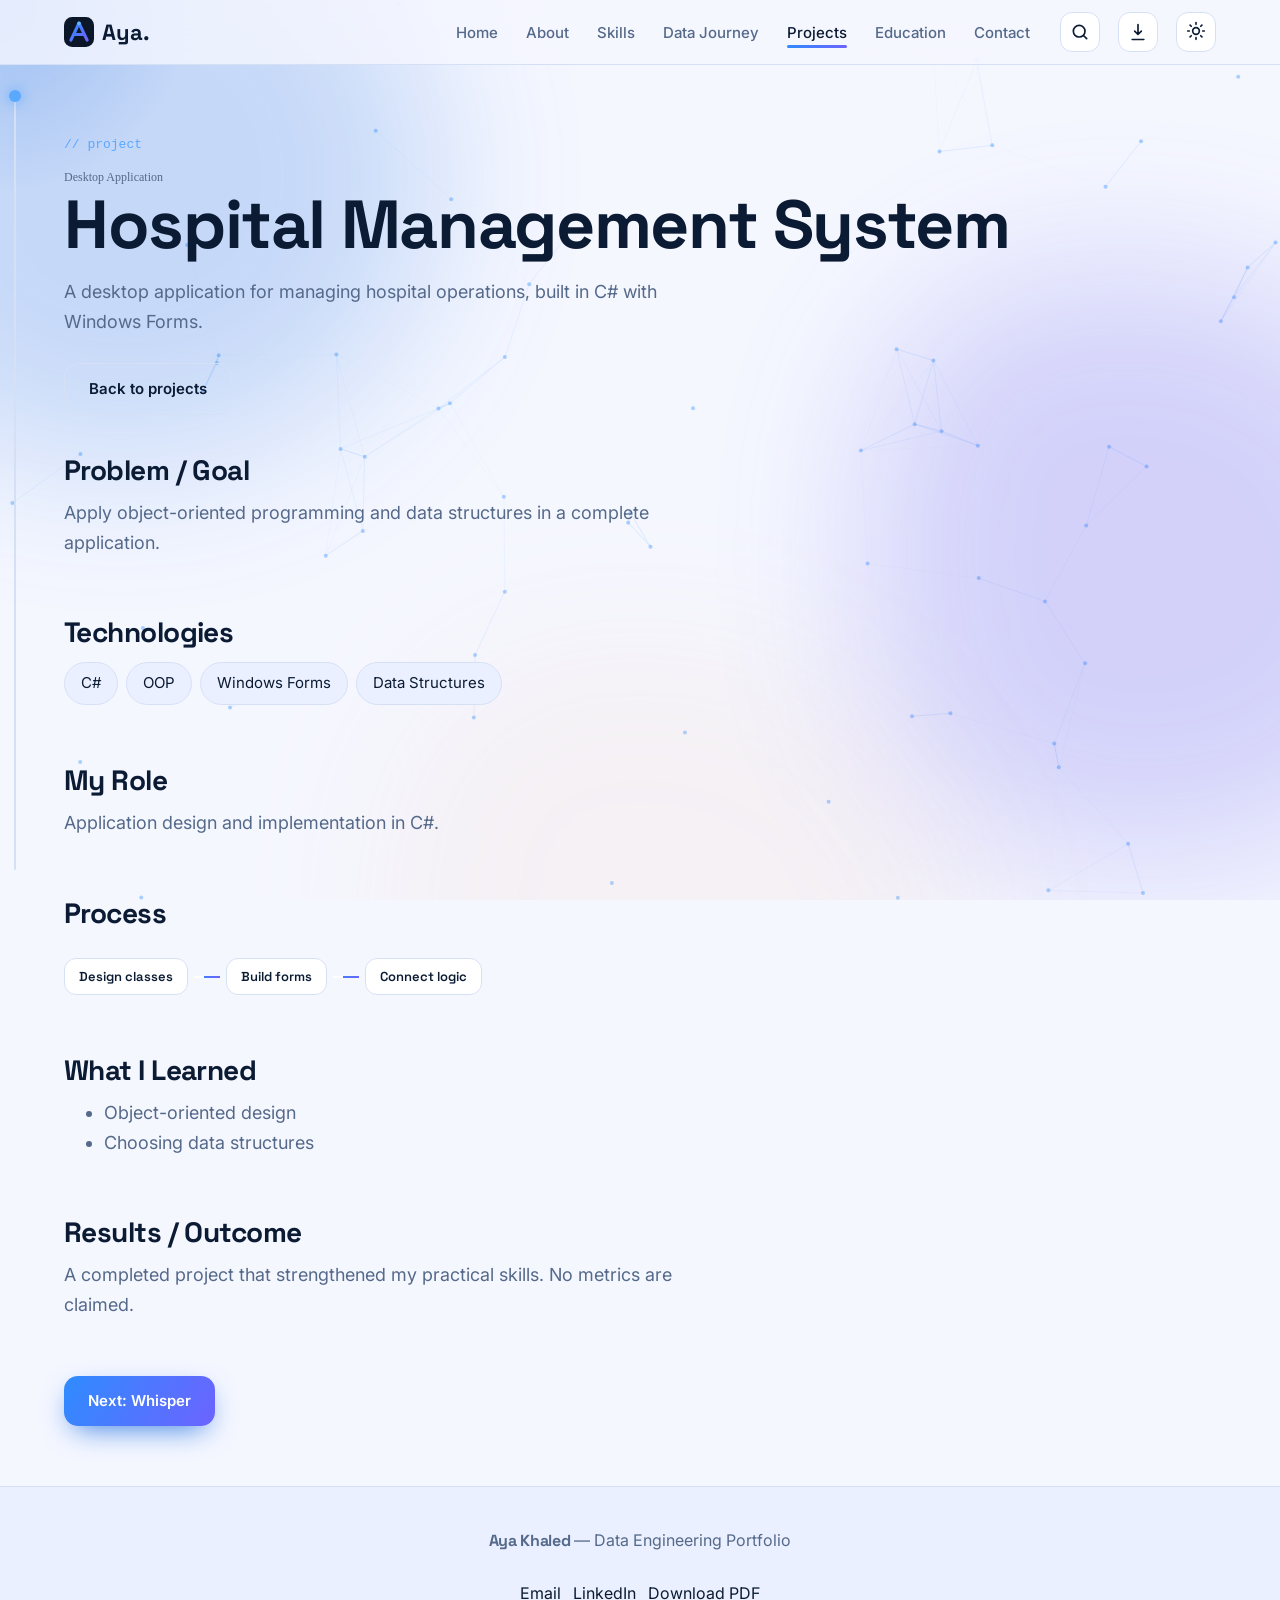
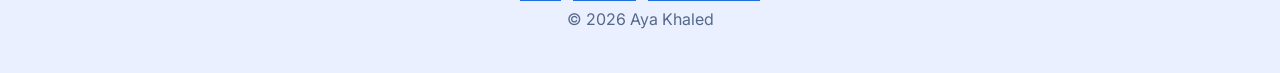
<file: projects/hospital-management.html>
<!DOCTYPE html><html lang="en"><head><meta charset="utf-8"><meta name="viewport" content="width=device-width,initial-scale=1">
<title>Hospital Management System | Aya Khaled</title><meta name="description" content="A desktop application for managing hospital operations, built in C# with Windows Forms."><meta property="og:title" content="Hospital Management System | Aya Khaled"><meta property="og:description" content="A desktop application for managing hospital operations, built in C# with Windows Forms."><meta property="og:type" content="website"><meta property="og:image" content="../assets/aya.jpg"><meta name="twitter:card" content="summary"><meta name="theme-color" content="#07111F">
<link rel="icon" href="data:image/svg+xml,%3Csvg xmlns='http://www.w3.org/2000/svg' viewBox='0 0 48 48'%3E%3Crect width='48' height='48' rx='13' fill='%2307111F'/%3E%3Cpath d='M11 37 24 10l13 27M17 28h14' stroke='%232F8CFF' stroke-width='5' fill='none' stroke-linecap='round'/%3E%3C/svg%3E"><link rel="preconnect" href="https://fonts.googleapis.com"><link rel="preconnect" href="https://fonts.gstatic.com" crossorigin><link href="https://fonts.googleapis.com/css2?family=Inter:wght@400;500;600&family=Space+Grotesk:wght@500;700&display=swap" rel="stylesheet">
<script>try{var t=localStorage.theme||(matchMedia('(prefers-color-scheme:light)').matches?'light':'dark');document.documentElement.dataset.theme=t}catch(e){document.documentElement.dataset.theme='dark'}</script>
<link rel="stylesheet" href="../style.css"></head><body>
<a class="skip" href="#main">Skip to content</a><div id="bar"></div><canvas id="bg" aria-hidden="true"></canvas><div class="blobs" aria-hidden="true"><i></i><i></i><i></i></div><div id="pk" aria-hidden="true"><i></i></div>
<header class="nav"><div class="in"><a class="logo" href="../index.html" aria-label="Aya. home"><svg width="30" height="30" viewBox="0 0 48 48" aria-hidden="true"><defs><linearGradient id="lg" x1="0" y1="0" x2="1" y2="1"><stop stop-color="#2F8CFF"/><stop offset="1" stop-color="#6C63FF"/></linearGradient></defs><rect width="48" height="48" rx="13" fill="#0B1728"/><path d="M11 37 24 10l13 27M17 28h14" stroke="url(#lg)" stroke-width="5" fill="none" stroke-linecap="round" stroke-linejoin="round"/><circle cx="24" cy="10" r="3" fill="#63B5FF"/></svg>Aya.</a>
<ul id="links"><li><a href="../index.html">Home</a></li><li><a href="../about.html">About</a></li><li><a href="../skills.html">Skills</a></li><li><a href="../data-journey.html">Data Journey</a></li><li><a href="../projects.html" aria-current="page">Projects</a></li><li><a href="../education.html">Education</a></li><li><a href="../contact.html">Contact</a></li></ul>
<button class="ib" id="ps" aria-label="Open command palette (Ctrl+K)"><svg viewBox="0 0 24 24" fill="none" stroke="currentColor" stroke-width="2" stroke-linecap="round" stroke-linejoin="round" aria-hidden="true"><circle cx="11" cy="11" r="7"/><path d="m20 20-3.5-3.5"/></svg></button>
<button class="ib" data-pdf aria-label="Download PDF"><svg viewBox="0 0 24 24" fill="none" stroke="currentColor" stroke-width="2" stroke-linecap="round" stroke-linejoin="round" aria-hidden="true"><path d="M12 3v12m0 0-4-4m4 4 4-4M5 21h14"/></svg></button>
<button class="ib" id="th" aria-label="Toggle light and dark theme"><span class="sun"><svg viewBox="0 0 24 24" fill="none" stroke="currentColor" stroke-width="2" stroke-linecap="round" stroke-linejoin="round" aria-hidden="true"><circle cx="12" cy="12" r="4"/><path d="M12 2v2M12 20v2M4.9 4.9l1.4 1.4M17.7 17.7l1.4 1.4M2 12h2M20 12h2M4.9 19.1l1.4-1.4M17.7 6.3l1.4-1.4"/></svg></span><span class="moon"><svg viewBox="0 0 24 24" fill="none" stroke="currentColor" stroke-width="2" stroke-linecap="round" stroke-linejoin="round" aria-hidden="true"><path d="M21 13A9 9 0 1 1 11 3a7 7 0 0 0 10 10z"/></svg></span></button>
<button class="ib" id="menu" aria-label="Menu" aria-expanded="false" aria-controls="links"><svg viewBox="0 0 24 24" fill="none" stroke="currentColor" stroke-width="2" stroke-linecap="round" stroke-linejoin="round" aria-hidden="true"><path d="M4 7h16M4 12h16M4 17h16"/></svg></button></div></header>
<main id="main"><section style="padding-bottom:10px"><span class="lab">// project</span><span class="sub">Desktop Application</span><h1>Hospital Management System</h1><p class="lead" style="margin-top:14px">A desktop application for managing hospital operations, built in C# with Windows Forms.</p><div class="row"><a class="btn" href="../projects.html">Back to projects</a></div></section>
<section style="padding:30px 0"><h2 style="font-size:28px">Problem / Goal</h2><p class="lead">Apply object-oriented programming and data structures in a complete application.</p></section><section style="padding:30px 0"><h2 style="font-size:28px">Technologies</h2><div class="tags big"><span>C#</span><span>OOP</span><span>Windows Forms</span><span>Data Structures</span></div></section><section style="padding:30px 0"><h2 style="font-size:28px">My Role</h2><p class="lead">Application design and implementation in C#.</p></section>
<section style="padding:30px 0"><h2 style="font-size:28px">Process</h2><div class="pipe"><b>Design classes</b><s></s><b>Build forms</b><s></s><b>Connect logic</b></div></section>
<section style="padding:30px 0"><h2 style="font-size:28px">What I Learned</h2><ul class='lead'><li>Object-oriented design</li><li>Choosing data structures</li></ul></section><section style="padding:30px 0"><h2 style="font-size:28px">Results / Outcome</h2><p class="lead">A completed project that strengthened my practical skills. No metrics are claimed.</p></section>
<div class="row"><a class="btn pri" href="whisper.html">Next: Whisper</a></div></main>
<footer><b class="sg">Aya Khaled</b> — Data Engineering Portfolio<div class="row"><a href="mailto:ayakhaledhamed2006@gmail.com">Email</a><a href="https://www.linkedin.com/in/aya-khaled-hamed/" target="_blank" rel="noopener noreferrer">LinkedIn</a><a href="#" data-pdf onclick="return false">Download PDF</a></div><p>© 2026 Aya Khaled</p></footer>
<div id="pal" role="dialog" aria-label="Command palette"><div><button data-a="../index.html">Go to Home</button><button data-a="../about.html">Go to About</button><button data-a="../skills.html">Go to Skills</button><button data-a="../data-journey.html">Go to Data Journey</button><button data-a="../projects.html">Go to Projects</button><button data-a="../education.html">Go to Education</button><button data-a="../contact.html">Go to Contact</button><button data-a="pdf">Download PDF</button><button data-a="th">Toggle theme</button><button data-a="cp">Copy email</button></div></div>
<div class="toast" role="status"></div><div class="print-sheet"><div class="ps-h"><img src="../assets/aya.jpg" alt="Portrait of Aya Khaled"><div><h1>Aya Khaled</h1><p class="ps-id">Computer Science Student | Aspiring Data Engineer</p><p class="ps-c">ayakhaledhamed2006@gmail.com<br>linkedin.com/in/aya-khaled-hamed</p></div><svg class="ps-a" viewBox="0 0 48 48"><path d="M11 37 24 10l13 27M17 28h14" stroke="#fff" stroke-width="3" fill="none" stroke-linecap="round" stroke-linejoin="round"/></svg></div>
<div class="ps-b"><h2>About</h2><p>Computer Science student developing her career toward Data Engineering. Interested in how data is collected, processed, cleaned, stored, transformed, analyzed and used for decision making, and in building practical data solutions on strong technical foundations.</p>
<h2>Technical Skills</h2><div class="ps-g"><div style="--c:#2F8CFF"><b>Programming</b><p><span>Python</span><span>C++</span><span>C#</span></p></div><div style="--c:#6C63FF"><b>Data</b><p><span>SQL</span><span>Pandas</span><span>R</span><span>Data Cleaning</span><span>Data Analysis</span></p></div><div style="--c:#1FB48C"><b>Databases</b><p><span>SQL Server</span><span>Firebase</span><span>Database Design</span><span>DBMS</span></p></div><div style="--c:#E8873F"><b>BI &amp; Analytics</b><p><span>Power BI</span><span>Data Visualization</span><span>Dashboard Design</span></p></div><div style="--c:#2F8CFF"><b>Web &amp; Development</b><p><span>HTML</span><span>CSS</span><span>JavaScript</span><span>Git</span><span>Visual Studio</span></p></div><div style="--c:#6C63FF"><b>Design</b><p><span>Figma</span><span>UI/UX</span></p></div></div>
<h2>Selected Projects</h2><div class="ps-g"><div style="--c:#2F8CFF"><small>Data Analysis / Power BI</small><b>Restaurant Data Analysis</b><em>Raw data → cleaning → analysis → Power BI dashboard.</em><p class="tk">R · Power BI · CSV · Data Cleaning · Data Analysis</p><u>https://github.com/ayakhaledhamed2006-blip/Restaurant-Sales-Analysis</u></div><div style="--c:#6C63FF"><small>Web Development / Database</small><b>PetCare</b><em>A pet-care web app using Firebase for data storage.</em><p class="tk">HTML · CSS · JavaScript · Firebase</p><u>https://github.com/RawanAbulmaaref/PetCare-Project</u></div><div style="--c:#1FB48C"><small>Desktop Application</small><b>Hospital Management System</b><em>OOP, data structures and application design.</em><p class="tk">C# · OOP · Windows Forms · Data Structures</p></div><div style="--c:#E8873F"><small>UI/UX</small><b>Whisper</b><em>User experience, interface structure and user flow.</em><p class="tk">Figma · UI/UX</p></div></div>
<h2>Education &amp; Training</h2><ol class="ps-t"><li><b>Computer Science / Computing and Information</b><small>Education</small></li><li><b>Digital Egypt Pioneers Initiative (DEPI)</b><small>Data Engineering Track</small></li><li><b>NTI</b><small>UI/UX</small></li></ol><h2>Certificates</h2><div class="ps-g"><div style="--c:#1FB48C"><small>NVIDIA · Sept 2, 2025</small><b>Getting Started with Deep Learning</b><em>Certificate of Competency</em></div><div style="--c:#6C63FF"><small>NTI &amp; ITIDA · 27 Jul – 21 Aug 2025</small><b>UI/UX Design</b><em>Summer training, 120 hours, score 94.5%</em></div></div></div></div><script src="../script.js"></script></body></html>
</file>
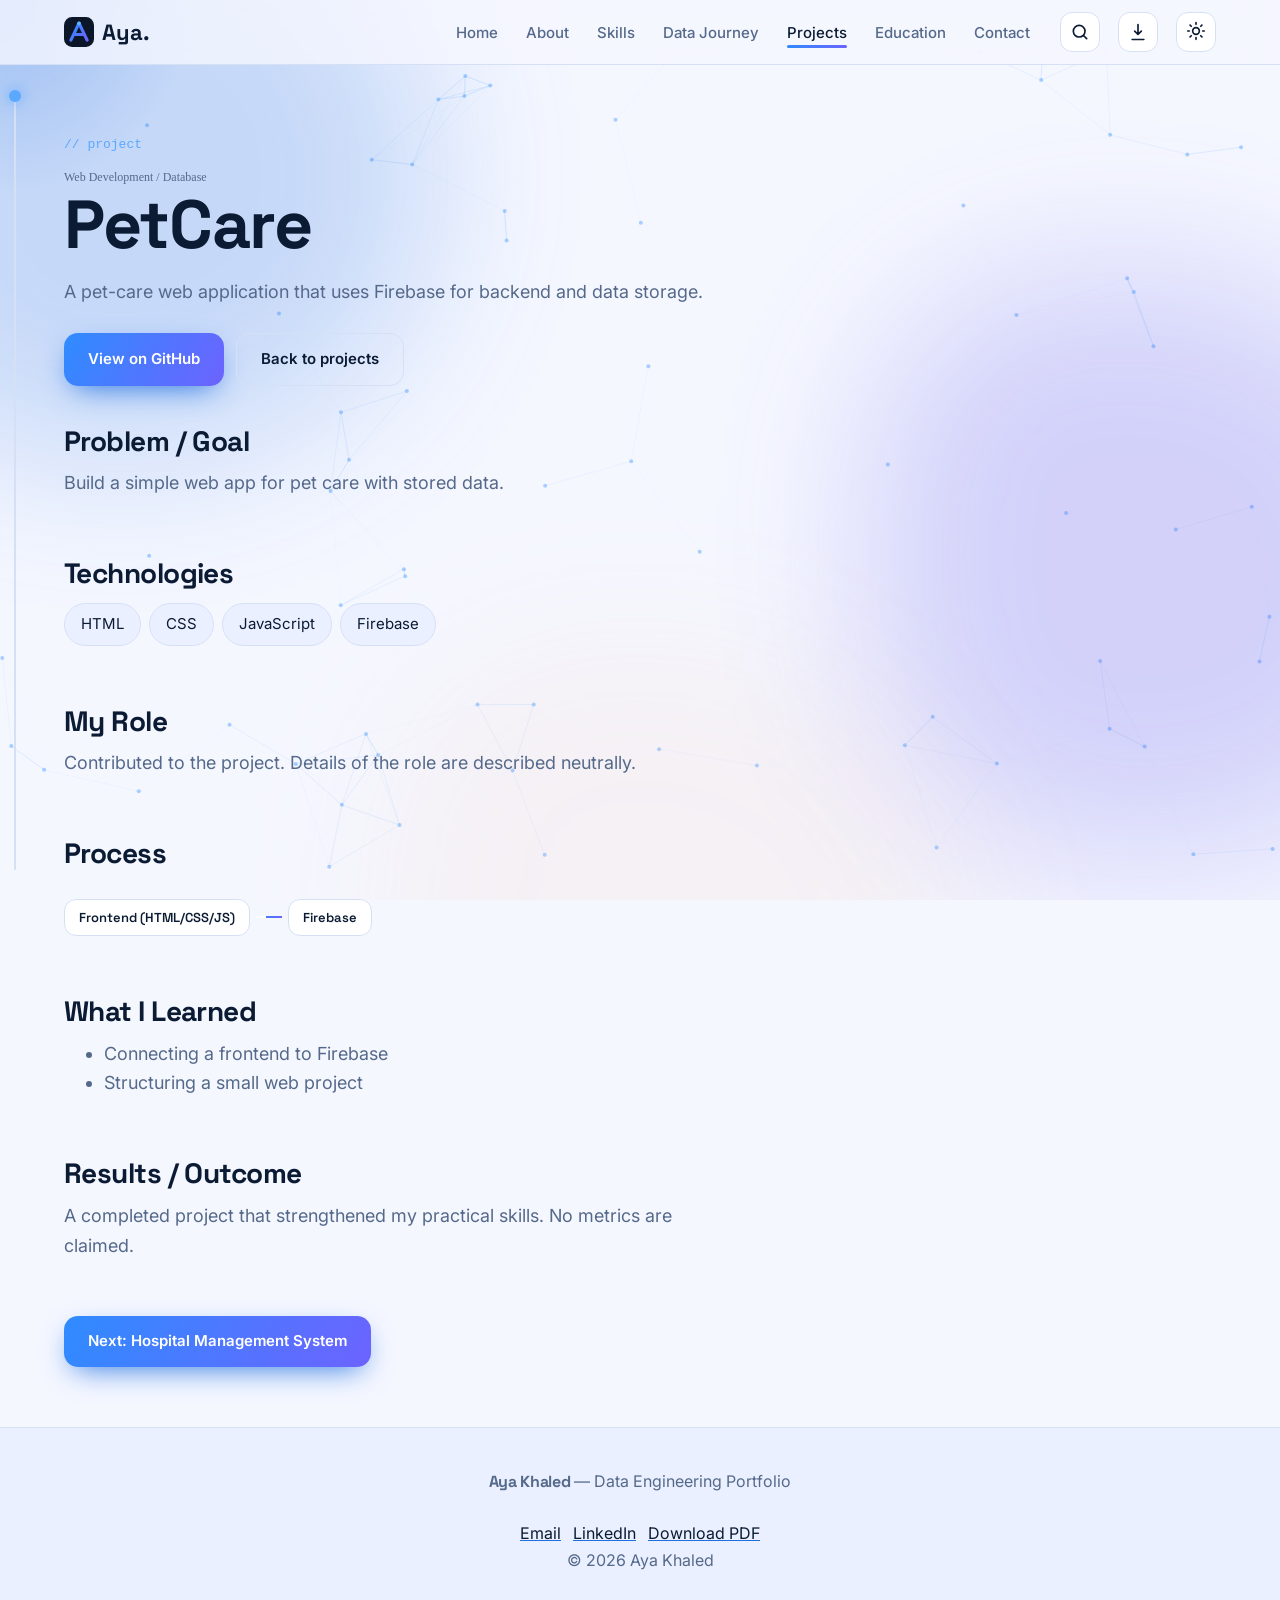
<file: projects/petcare.html>
<!DOCTYPE html><html lang="en"><head><meta charset="utf-8"><meta name="viewport" content="width=device-width,initial-scale=1">
<title>PetCare | Aya Khaled</title><meta name="description" content="A pet-care web application that uses Firebase for backend and data storage."><meta property="og:title" content="PetCare | Aya Khaled"><meta property="og:description" content="A pet-care web application that uses Firebase for backend and data storage."><meta property="og:type" content="website"><meta property="og:image" content="../assets/aya.jpg"><meta name="twitter:card" content="summary"><meta name="theme-color" content="#07111F">
<link rel="icon" href="data:image/svg+xml,%3Csvg xmlns='http://www.w3.org/2000/svg' viewBox='0 0 48 48'%3E%3Crect width='48' height='48' rx='13' fill='%2307111F'/%3E%3Cpath d='M11 37 24 10l13 27M17 28h14' stroke='%232F8CFF' stroke-width='5' fill='none' stroke-linecap='round'/%3E%3C/svg%3E"><link rel="preconnect" href="https://fonts.googleapis.com"><link rel="preconnect" href="https://fonts.gstatic.com" crossorigin><link href="https://fonts.googleapis.com/css2?family=Inter:wght@400;500;600&family=Space+Grotesk:wght@500;700&display=swap" rel="stylesheet">
<script>try{var t=localStorage.theme||(matchMedia('(prefers-color-scheme:light)').matches?'light':'dark');document.documentElement.dataset.theme=t}catch(e){document.documentElement.dataset.theme='dark'}</script>
<link rel="stylesheet" href="../style.css"></head><body>
<a class="skip" href="#main">Skip to content</a><div id="bar"></div><canvas id="bg" aria-hidden="true"></canvas><div class="blobs" aria-hidden="true"><i></i><i></i><i></i></div><div id="pk" aria-hidden="true"><i></i></div>
<header class="nav"><div class="in"><a class="logo" href="../index.html" aria-label="Aya. home"><svg width="30" height="30" viewBox="0 0 48 48" aria-hidden="true"><defs><linearGradient id="lg" x1="0" y1="0" x2="1" y2="1"><stop stop-color="#2F8CFF"/><stop offset="1" stop-color="#6C63FF"/></linearGradient></defs><rect width="48" height="48" rx="13" fill="#0B1728"/><path d="M11 37 24 10l13 27M17 28h14" stroke="url(#lg)" stroke-width="5" fill="none" stroke-linecap="round" stroke-linejoin="round"/><circle cx="24" cy="10" r="3" fill="#63B5FF"/></svg>Aya.</a>
<ul id="links"><li><a href="../index.html">Home</a></li><li><a href="../about.html">About</a></li><li><a href="../skills.html">Skills</a></li><li><a href="../data-journey.html">Data Journey</a></li><li><a href="../projects.html" aria-current="page">Projects</a></li><li><a href="../education.html">Education</a></li><li><a href="../contact.html">Contact</a></li></ul>
<button class="ib" id="ps" aria-label="Open command palette (Ctrl+K)"><svg viewBox="0 0 24 24" fill="none" stroke="currentColor" stroke-width="2" stroke-linecap="round" stroke-linejoin="round" aria-hidden="true"><circle cx="11" cy="11" r="7"/><path d="m20 20-3.5-3.5"/></svg></button>
<button class="ib" data-pdf aria-label="Download PDF"><svg viewBox="0 0 24 24" fill="none" stroke="currentColor" stroke-width="2" stroke-linecap="round" stroke-linejoin="round" aria-hidden="true"><path d="M12 3v12m0 0-4-4m4 4 4-4M5 21h14"/></svg></button>
<button class="ib" id="th" aria-label="Toggle light and dark theme"><span class="sun"><svg viewBox="0 0 24 24" fill="none" stroke="currentColor" stroke-width="2" stroke-linecap="round" stroke-linejoin="round" aria-hidden="true"><circle cx="12" cy="12" r="4"/><path d="M12 2v2M12 20v2M4.9 4.9l1.4 1.4M17.7 17.7l1.4 1.4M2 12h2M20 12h2M4.9 19.1l1.4-1.4M17.7 6.3l1.4-1.4"/></svg></span><span class="moon"><svg viewBox="0 0 24 24" fill="none" stroke="currentColor" stroke-width="2" stroke-linecap="round" stroke-linejoin="round" aria-hidden="true"><path d="M21 13A9 9 0 1 1 11 3a7 7 0 0 0 10 10z"/></svg></span></button>
<button class="ib" id="menu" aria-label="Menu" aria-expanded="false" aria-controls="links"><svg viewBox="0 0 24 24" fill="none" stroke="currentColor" stroke-width="2" stroke-linecap="round" stroke-linejoin="round" aria-hidden="true"><path d="M4 7h16M4 12h16M4 17h16"/></svg></button></div></header>
<main id="main"><section style="padding-bottom:10px"><span class="lab">// project</span><span class="sub">Web Development / Database</span><h1>PetCare</h1><p class="lead" style="margin-top:14px">A pet-care web application that uses Firebase for backend and data storage.</p><div class="row"><a class="btn pri" href="https://github.com/RawanAbulmaaref/PetCare-Project" target="_blank" rel="noopener noreferrer">View on GitHub</a><a class="btn" href="../projects.html">Back to projects</a></div></section>
<section style="padding:30px 0"><h2 style="font-size:28px">Problem / Goal</h2><p class="lead">Build a simple web app for pet care with stored data.</p></section><section style="padding:30px 0"><h2 style="font-size:28px">Technologies</h2><div class="tags big"><span>HTML</span><span>CSS</span><span>JavaScript</span><span>Firebase</span></div></section><section style="padding:30px 0"><h2 style="font-size:28px">My Role</h2><p class="lead">Contributed to the project. Details of the role are described neutrally.</p></section>
<section style="padding:30px 0"><h2 style="font-size:28px">Process</h2><div class="pipe"><b>Frontend (HTML/CSS/JS)</b><s></s><b>Firebase</b></div></section>
<section style="padding:30px 0"><h2 style="font-size:28px">What I Learned</h2><ul class='lead'><li>Connecting a frontend to Firebase</li><li>Structuring a small web project</li></ul></section><section style="padding:30px 0"><h2 style="font-size:28px">Results / Outcome</h2><p class="lead">A completed project that strengthened my practical skills. No metrics are claimed.</p></section>
<div class="row"><a class="btn pri" href="hospital-management.html">Next: Hospital Management System</a></div></main>
<footer><b class="sg">Aya Khaled</b> — Data Engineering Portfolio<div class="row"><a href="mailto:ayakhaledhamed2006@gmail.com">Email</a><a href="https://www.linkedin.com/in/aya-khaled-hamed/" target="_blank" rel="noopener noreferrer">LinkedIn</a><a href="#" data-pdf onclick="return false">Download PDF</a></div><p>© 2026 Aya Khaled</p></footer>
<div id="pal" role="dialog" aria-label="Command palette"><div><button data-a="../index.html">Go to Home</button><button data-a="../about.html">Go to About</button><button data-a="../skills.html">Go to Skills</button><button data-a="../data-journey.html">Go to Data Journey</button><button data-a="../projects.html">Go to Projects</button><button data-a="../education.html">Go to Education</button><button data-a="../contact.html">Go to Contact</button><button data-a="pdf">Download PDF</button><button data-a="th">Toggle theme</button><button data-a="cp">Copy email</button></div></div>
<div class="toast" role="status"></div><div class="print-sheet"><div class="ps-h"><img src="../assets/aya.jpg" alt="Portrait of Aya Khaled"><div><h1>Aya Khaled</h1><p class="ps-id">Computer Science Student | Aspiring Data Engineer</p><p class="ps-c">ayakhaledhamed2006@gmail.com<br>linkedin.com/in/aya-khaled-hamed</p></div><svg class="ps-a" viewBox="0 0 48 48"><path d="M11 37 24 10l13 27M17 28h14" stroke="#fff" stroke-width="3" fill="none" stroke-linecap="round" stroke-linejoin="round"/></svg></div>
<div class="ps-b"><h2>About</h2><p>Computer Science student developing her career toward Data Engineering. Interested in how data is collected, processed, cleaned, stored, transformed, analyzed and used for decision making, and in building practical data solutions on strong technical foundations.</p>
<h2>Technical Skills</h2><div class="ps-g"><div style="--c:#2F8CFF"><b>Programming</b><p><span>Python</span><span>C++</span><span>C#</span></p></div><div style="--c:#6C63FF"><b>Data</b><p><span>SQL</span><span>Pandas</span><span>R</span><span>Data Cleaning</span><span>Data Analysis</span></p></div><div style="--c:#1FB48C"><b>Databases</b><p><span>SQL Server</span><span>Firebase</span><span>Database Design</span><span>DBMS</span></p></div><div style="--c:#E8873F"><b>BI &amp; Analytics</b><p><span>Power BI</span><span>Data Visualization</span><span>Dashboard Design</span></p></div><div style="--c:#2F8CFF"><b>Web &amp; Development</b><p><span>HTML</span><span>CSS</span><span>JavaScript</span><span>Git</span><span>Visual Studio</span></p></div><div style="--c:#6C63FF"><b>Design</b><p><span>Figma</span><span>UI/UX</span></p></div></div>
<h2>Selected Projects</h2><div class="ps-g"><div style="--c:#2F8CFF"><small>Data Analysis / Power BI</small><b>Restaurant Data Analysis</b><em>Raw data → cleaning → analysis → Power BI dashboard.</em><p class="tk">R · Power BI · CSV · Data Cleaning · Data Analysis</p><u>https://github.com/ayakhaledhamed2006-blip/Restaurant-Sales-Analysis</u></div><div style="--c:#6C63FF"><small>Web Development / Database</small><b>PetCare</b><em>A pet-care web app using Firebase for data storage.</em><p class="tk">HTML · CSS · JavaScript · Firebase</p><u>https://github.com/RawanAbulmaaref/PetCare-Project</u></div><div style="--c:#1FB48C"><small>Desktop Application</small><b>Hospital Management System</b><em>OOP, data structures and application design.</em><p class="tk">C# · OOP · Windows Forms · Data Structures</p></div><div style="--c:#E8873F"><small>UI/UX</small><b>Whisper</b><em>User experience, interface structure and user flow.</em><p class="tk">Figma · UI/UX</p></div></div>
<h2>Education &amp; Training</h2><ol class="ps-t"><li><b>Computer Science / Computing and Information</b><small>Education</small></li><li><b>Digital Egypt Pioneers Initiative (DEPI)</b><small>Data Engineering Track</small></li><li><b>NTI</b><small>UI/UX</small></li></ol><h2>Certificates</h2><div class="ps-g"><div style="--c:#1FB48C"><small>NVIDIA · Sept 2, 2025</small><b>Getting Started with Deep Learning</b><em>Certificate of Competency</em></div><div style="--c:#6C63FF"><small>NTI &amp; ITIDA · 27 Jul – 21 Aug 2025</small><b>UI/UX Design</b><em>Summer training, 120 hours, score 94.5%</em></div></div></div></div><script src="../script.js"></script></body></html>
</file>
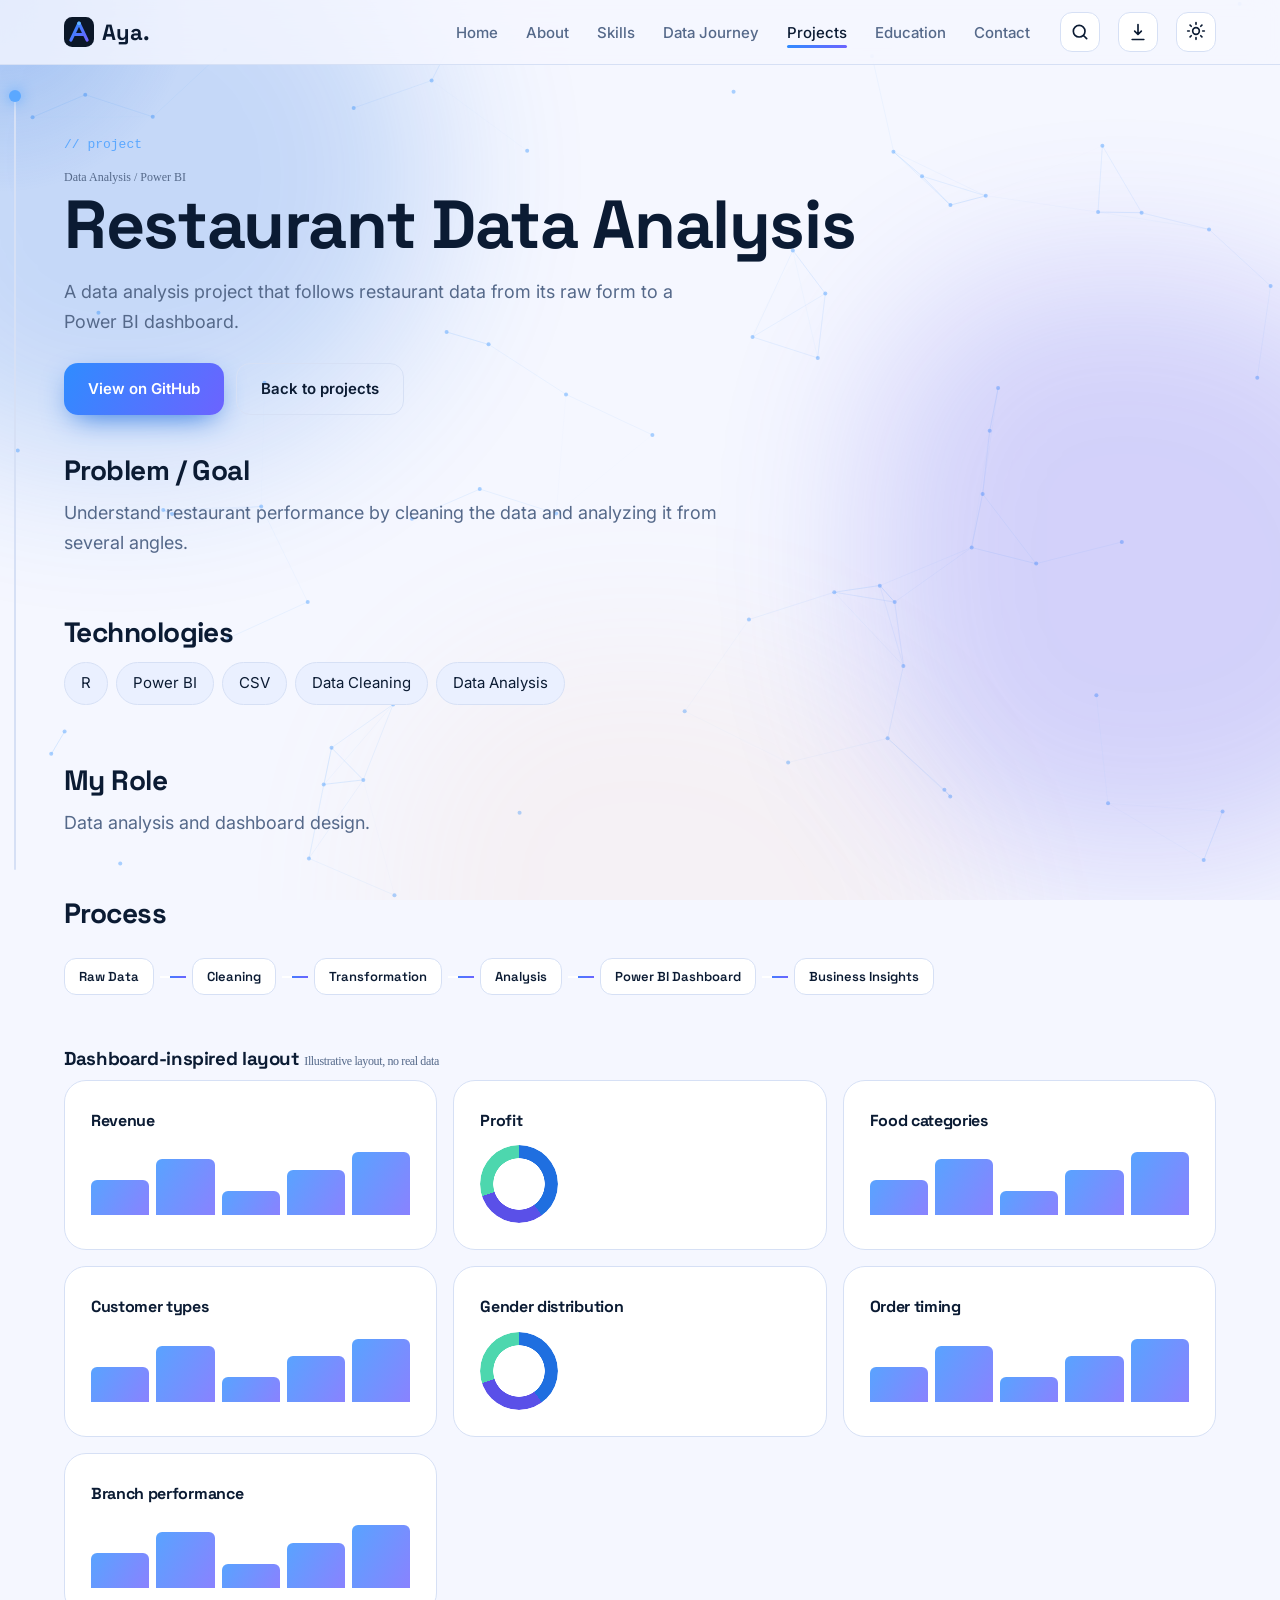
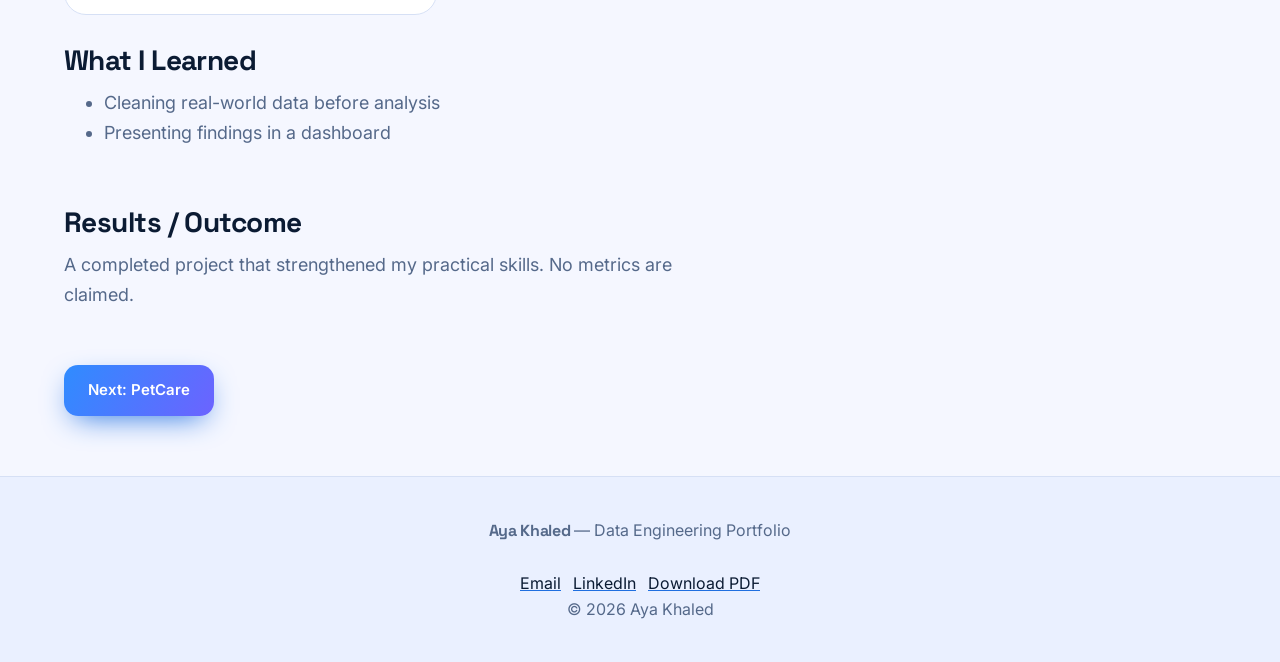
<file: projects/restaurant-analysis.html>
<!DOCTYPE html><html lang="en"><head><meta charset="utf-8"><meta name="viewport" content="width=device-width,initial-scale=1">
<title>Restaurant Data Analysis | Aya Khaled</title><meta name="description" content="A data analysis project that follows restaurant data from its raw form to a Power BI dashboard."><meta property="og:title" content="Restaurant Data Analysis | Aya Khaled"><meta property="og:description" content="A data analysis project that follows restaurant data from its raw form to a Power BI dashboard."><meta property="og:type" content="website"><meta property="og:image" content="../assets/aya.jpg"><meta name="twitter:card" content="summary"><meta name="theme-color" content="#07111F">
<link rel="icon" href="data:image/svg+xml,%3Csvg xmlns='http://www.w3.org/2000/svg' viewBox='0 0 48 48'%3E%3Crect width='48' height='48' rx='13' fill='%2307111F'/%3E%3Cpath d='M11 37 24 10l13 27M17 28h14' stroke='%232F8CFF' stroke-width='5' fill='none' stroke-linecap='round'/%3E%3C/svg%3E"><link rel="preconnect" href="https://fonts.googleapis.com"><link rel="preconnect" href="https://fonts.gstatic.com" crossorigin><link href="https://fonts.googleapis.com/css2?family=Inter:wght@400;500;600&family=Space+Grotesk:wght@500;700&display=swap" rel="stylesheet">
<script>try{var t=localStorage.theme||(matchMedia('(prefers-color-scheme:light)').matches?'light':'dark');document.documentElement.dataset.theme=t}catch(e){document.documentElement.dataset.theme='dark'}</script>
<link rel="stylesheet" href="../style.css"></head><body>
<a class="skip" href="#main">Skip to content</a><div id="bar"></div><canvas id="bg" aria-hidden="true"></canvas><div class="blobs" aria-hidden="true"><i></i><i></i><i></i></div><div id="pk" aria-hidden="true"><i></i></div>
<header class="nav"><div class="in"><a class="logo" href="../index.html" aria-label="Aya. home"><svg width="30" height="30" viewBox="0 0 48 48" aria-hidden="true"><defs><linearGradient id="lg" x1="0" y1="0" x2="1" y2="1"><stop stop-color="#2F8CFF"/><stop offset="1" stop-color="#6C63FF"/></linearGradient></defs><rect width="48" height="48" rx="13" fill="#0B1728"/><path d="M11 37 24 10l13 27M17 28h14" stroke="url(#lg)" stroke-width="5" fill="none" stroke-linecap="round" stroke-linejoin="round"/><circle cx="24" cy="10" r="3" fill="#63B5FF"/></svg>Aya.</a>
<ul id="links"><li><a href="../index.html">Home</a></li><li><a href="../about.html">About</a></li><li><a href="../skills.html">Skills</a></li><li><a href="../data-journey.html">Data Journey</a></li><li><a href="../projects.html" aria-current="page">Projects</a></li><li><a href="../education.html">Education</a></li><li><a href="../contact.html">Contact</a></li></ul>
<button class="ib" id="ps" aria-label="Open command palette (Ctrl+K)"><svg viewBox="0 0 24 24" fill="none" stroke="currentColor" stroke-width="2" stroke-linecap="round" stroke-linejoin="round" aria-hidden="true"><circle cx="11" cy="11" r="7"/><path d="m20 20-3.5-3.5"/></svg></button>
<button class="ib" data-pdf aria-label="Download PDF"><svg viewBox="0 0 24 24" fill="none" stroke="currentColor" stroke-width="2" stroke-linecap="round" stroke-linejoin="round" aria-hidden="true"><path d="M12 3v12m0 0-4-4m4 4 4-4M5 21h14"/></svg></button>
<button class="ib" id="th" aria-label="Toggle light and dark theme"><span class="sun"><svg viewBox="0 0 24 24" fill="none" stroke="currentColor" stroke-width="2" stroke-linecap="round" stroke-linejoin="round" aria-hidden="true"><circle cx="12" cy="12" r="4"/><path d="M12 2v2M12 20v2M4.9 4.9l1.4 1.4M17.7 17.7l1.4 1.4M2 12h2M20 12h2M4.9 19.1l1.4-1.4M17.7 6.3l1.4-1.4"/></svg></span><span class="moon"><svg viewBox="0 0 24 24" fill="none" stroke="currentColor" stroke-width="2" stroke-linecap="round" stroke-linejoin="round" aria-hidden="true"><path d="M21 13A9 9 0 1 1 11 3a7 7 0 0 0 10 10z"/></svg></span></button>
<button class="ib" id="menu" aria-label="Menu" aria-expanded="false" aria-controls="links"><svg viewBox="0 0 24 24" fill="none" stroke="currentColor" stroke-width="2" stroke-linecap="round" stroke-linejoin="round" aria-hidden="true"><path d="M4 7h16M4 12h16M4 17h16"/></svg></button></div></header>
<main id="main"><section style="padding-bottom:10px"><span class="lab">// project</span><span class="sub">Data Analysis / Power BI</span><h1>Restaurant Data Analysis</h1><p class="lead" style="margin-top:14px">A data analysis project that follows restaurant data from its raw form to a Power BI dashboard.</p><div class="row"><a class="btn pri" href="https://github.com/ayakhaledhamed2006-blip/Restaurant-Sales-Analysis" target="_blank" rel="noopener noreferrer">View on GitHub</a><a class="btn" href="../projects.html">Back to projects</a></div></section>
<section style="padding:30px 0"><h2 style="font-size:28px">Problem / Goal</h2><p class="lead">Understand restaurant performance by cleaning the data and analyzing it from several angles.</p></section><section style="padding:30px 0"><h2 style="font-size:28px">Technologies</h2><div class="tags big"><span>R</span><span>Power BI</span><span>CSV</span><span>Data Cleaning</span><span>Data Analysis</span></div></section><section style="padding:30px 0"><h2 style="font-size:28px">My Role</h2><p class="lead">Data analysis and dashboard design.</p></section>
<section style="padding:30px 0"><h2 style="font-size:28px">Process</h2><div class="pipe"><b>Raw Data</b><s></s><b>Cleaning</b><s></s><b>Transformation</b><s></s><b>Analysis</b><s></s><b>Power BI Dashboard</b><s></s><b>Business Insights</b></div></section><h3 style="margin:24px 0 10px">Dashboard-inspired layout <small class="sub">Illustrative layout, no real data</small></h3><div class="dash"><div class="card rv"><b class="sg">Revenue</b><div class="bars"><i style="height:50%"></i><i style="height:80%"></i><i style="height:35%"></i><i style="height:65%"></i><i style="height:90%"></i></div></div><div class="card rv"><b class="sg">Profit</b><div class="donut"></div></div><div class="card rv"><b class="sg">Food categories</b><div class="bars"><i style="height:50%"></i><i style="height:80%"></i><i style="height:35%"></i><i style="height:65%"></i><i style="height:90%"></i></div></div><div class="card rv"><b class="sg">Customer types</b><div class="bars"><i style="height:50%"></i><i style="height:80%"></i><i style="height:35%"></i><i style="height:65%"></i><i style="height:90%"></i></div></div><div class="card rv"><b class="sg">Gender distribution</b><div class="donut"></div></div><div class="card rv"><b class="sg">Order timing</b><div class="bars"><i style="height:50%"></i><i style="height:80%"></i><i style="height:35%"></i><i style="height:65%"></i><i style="height:90%"></i></div></div><div class="card rv"><b class="sg">Branch performance</b><div class="bars"><i style="height:50%"></i><i style="height:80%"></i><i style="height:35%"></i><i style="height:65%"></i><i style="height:90%"></i></div></div></div>
<section style="padding:30px 0"><h2 style="font-size:28px">What I Learned</h2><ul class='lead'><li>Cleaning real-world data before analysis</li><li>Presenting findings in a dashboard</li></ul></section><section style="padding:30px 0"><h2 style="font-size:28px">Results / Outcome</h2><p class="lead">A completed project that strengthened my practical skills. No metrics are claimed.</p></section>
<div class="row"><a class="btn pri" href="petcare.html">Next: PetCare</a></div></main>
<footer><b class="sg">Aya Khaled</b> — Data Engineering Portfolio<div class="row"><a href="mailto:ayakhaledhamed2006@gmail.com">Email</a><a href="https://www.linkedin.com/in/aya-khaled-hamed/" target="_blank" rel="noopener noreferrer">LinkedIn</a><a href="#" data-pdf onclick="return false">Download PDF</a></div><p>© 2026 Aya Khaled</p></footer>
<div id="pal" role="dialog" aria-label="Command palette"><div><button data-a="../index.html">Go to Home</button><button data-a="../about.html">Go to About</button><button data-a="../skills.html">Go to Skills</button><button data-a="../data-journey.html">Go to Data Journey</button><button data-a="../projects.html">Go to Projects</button><button data-a="../education.html">Go to Education</button><button data-a="../contact.html">Go to Contact</button><button data-a="pdf">Download PDF</button><button data-a="th">Toggle theme</button><button data-a="cp">Copy email</button></div></div>
<div class="toast" role="status"></div><div class="print-sheet"><div class="ps-h"><img src="../assets/aya.jpg" alt="Portrait of Aya Khaled"><div><h1>Aya Khaled</h1><p class="ps-id">Computer Science Student | Aspiring Data Engineer</p><p class="ps-c">ayakhaledhamed2006@gmail.com<br>linkedin.com/in/aya-khaled-hamed</p></div><svg class="ps-a" viewBox="0 0 48 48"><path d="M11 37 24 10l13 27M17 28h14" stroke="#fff" stroke-width="3" fill="none" stroke-linecap="round" stroke-linejoin="round"/></svg></div>
<div class="ps-b"><h2>About</h2><p>Computer Science student developing her career toward Data Engineering. Interested in how data is collected, processed, cleaned, stored, transformed, analyzed and used for decision making, and in building practical data solutions on strong technical foundations.</p>
<h2>Technical Skills</h2><div class="ps-g"><div style="--c:#2F8CFF"><b>Programming</b><p><span>Python</span><span>C++</span><span>C#</span></p></div><div style="--c:#6C63FF"><b>Data</b><p><span>SQL</span><span>Pandas</span><span>R</span><span>Data Cleaning</span><span>Data Analysis</span></p></div><div style="--c:#1FB48C"><b>Databases</b><p><span>SQL Server</span><span>Firebase</span><span>Database Design</span><span>DBMS</span></p></div><div style="--c:#E8873F"><b>BI &amp; Analytics</b><p><span>Power BI</span><span>Data Visualization</span><span>Dashboard Design</span></p></div><div style="--c:#2F8CFF"><b>Web &amp; Development</b><p><span>HTML</span><span>CSS</span><span>JavaScript</span><span>Git</span><span>Visual Studio</span></p></div><div style="--c:#6C63FF"><b>Design</b><p><span>Figma</span><span>UI/UX</span></p></div></div>
<h2>Selected Projects</h2><div class="ps-g"><div style="--c:#2F8CFF"><small>Data Analysis / Power BI</small><b>Restaurant Data Analysis</b><em>Raw data → cleaning → analysis → Power BI dashboard.</em><p class="tk">R · Power BI · CSV · Data Cleaning · Data Analysis</p><u>https://github.com/ayakhaledhamed2006-blip/Restaurant-Sales-Analysis</u></div><div style="--c:#6C63FF"><small>Web Development / Database</small><b>PetCare</b><em>A pet-care web app using Firebase for data storage.</em><p class="tk">HTML · CSS · JavaScript · Firebase</p><u>https://github.com/RawanAbulmaaref/PetCare-Project</u></div><div style="--c:#1FB48C"><small>Desktop Application</small><b>Hospital Management System</b><em>OOP, data structures and application design.</em><p class="tk">C# · OOP · Windows Forms · Data Structures</p></div><div style="--c:#E8873F"><small>UI/UX</small><b>Whisper</b><em>User experience, interface structure and user flow.</em><p class="tk">Figma · UI/UX</p></div></div>
<h2>Education &amp; Training</h2><ol class="ps-t"><li><b>Computer Science / Computing and Information</b><small>Education</small></li><li><b>Digital Egypt Pioneers Initiative (DEPI)</b><small>Data Engineering Track</small></li><li><b>NTI</b><small>UI/UX</small></li></ol><h2>Certificates</h2><div class="ps-g"><div style="--c:#1FB48C"><small>NVIDIA · Sept 2, 2025</small><b>Getting Started with Deep Learning</b><em>Certificate of Competency</em></div><div style="--c:#6C63FF"><small>NTI &amp; ITIDA · 27 Jul – 21 Aug 2025</small><b>UI/UX Design</b><em>Summer training, 120 hours, score 94.5%</em></div></div></div></div><script src="../script.js"></script></body></html>
</file>
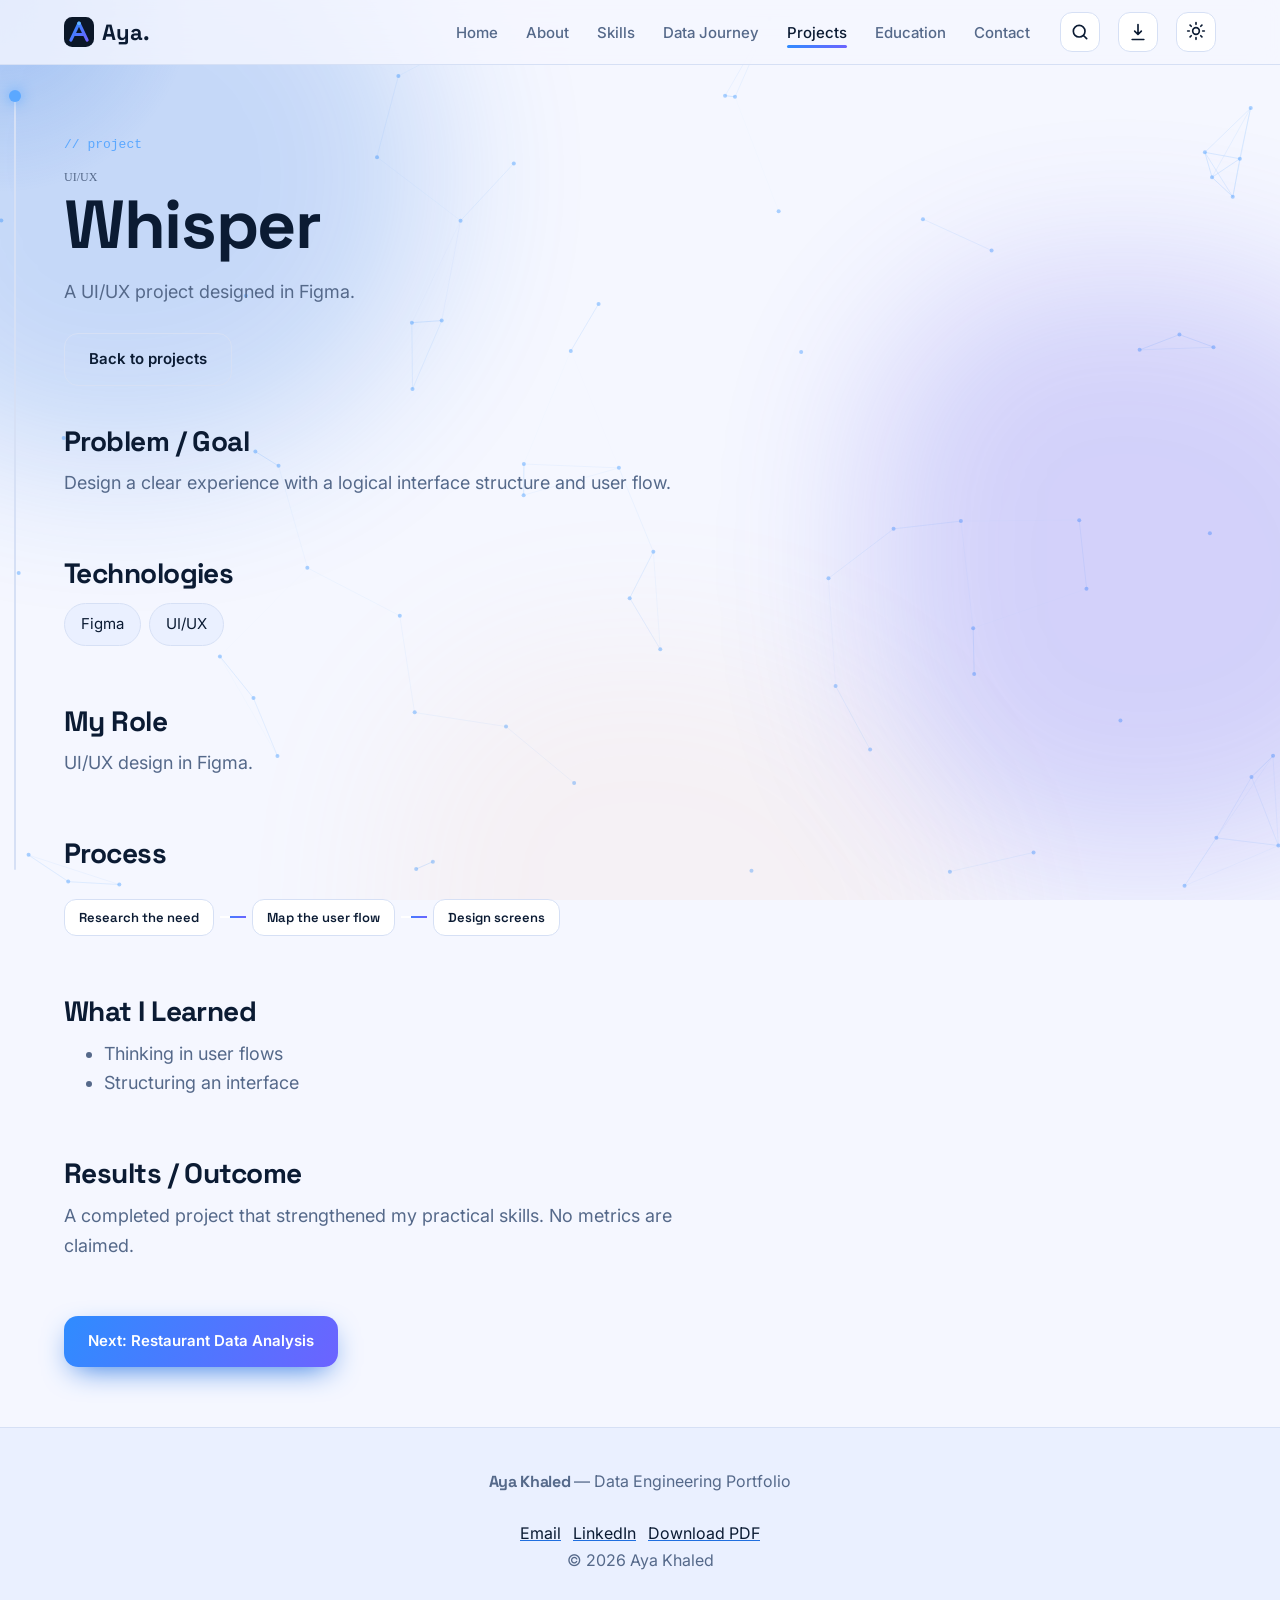
<file: projects/whisper.html>
<!DOCTYPE html><html lang="en"><head><meta charset="utf-8"><meta name="viewport" content="width=device-width,initial-scale=1">
<title>Whisper | Aya Khaled</title><meta name="description" content="A UI/UX project designed in Figma."><meta property="og:title" content="Whisper | Aya Khaled"><meta property="og:description" content="A UI/UX project designed in Figma."><meta property="og:type" content="website"><meta property="og:image" content="../assets/aya.jpg"><meta name="twitter:card" content="summary"><meta name="theme-color" content="#07111F">
<link rel="icon" href="data:image/svg+xml,%3Csvg xmlns='http://www.w3.org/2000/svg' viewBox='0 0 48 48'%3E%3Crect width='48' height='48' rx='13' fill='%2307111F'/%3E%3Cpath d='M11 37 24 10l13 27M17 28h14' stroke='%232F8CFF' stroke-width='5' fill='none' stroke-linecap='round'/%3E%3C/svg%3E"><link rel="preconnect" href="https://fonts.googleapis.com"><link rel="preconnect" href="https://fonts.gstatic.com" crossorigin><link href="https://fonts.googleapis.com/css2?family=Inter:wght@400;500;600&family=Space+Grotesk:wght@500;700&display=swap" rel="stylesheet">
<script>try{var t=localStorage.theme||(matchMedia('(prefers-color-scheme:light)').matches?'light':'dark');document.documentElement.dataset.theme=t}catch(e){document.documentElement.dataset.theme='dark'}</script>
<link rel="stylesheet" href="../style.css"></head><body>
<a class="skip" href="#main">Skip to content</a><div id="bar"></div><canvas id="bg" aria-hidden="true"></canvas><div class="blobs" aria-hidden="true"><i></i><i></i><i></i></div><div id="pk" aria-hidden="true"><i></i></div>
<header class="nav"><div class="in"><a class="logo" href="../index.html" aria-label="Aya. home"><svg width="30" height="30" viewBox="0 0 48 48" aria-hidden="true"><defs><linearGradient id="lg" x1="0" y1="0" x2="1" y2="1"><stop stop-color="#2F8CFF"/><stop offset="1" stop-color="#6C63FF"/></linearGradient></defs><rect width="48" height="48" rx="13" fill="#0B1728"/><path d="M11 37 24 10l13 27M17 28h14" stroke="url(#lg)" stroke-width="5" fill="none" stroke-linecap="round" stroke-linejoin="round"/><circle cx="24" cy="10" r="3" fill="#63B5FF"/></svg>Aya.</a>
<ul id="links"><li><a href="../index.html">Home</a></li><li><a href="../about.html">About</a></li><li><a href="../skills.html">Skills</a></li><li><a href="../data-journey.html">Data Journey</a></li><li><a href="../projects.html" aria-current="page">Projects</a></li><li><a href="../education.html">Education</a></li><li><a href="../contact.html">Contact</a></li></ul>
<button class="ib" id="ps" aria-label="Open command palette (Ctrl+K)"><svg viewBox="0 0 24 24" fill="none" stroke="currentColor" stroke-width="2" stroke-linecap="round" stroke-linejoin="round" aria-hidden="true"><circle cx="11" cy="11" r="7"/><path d="m20 20-3.5-3.5"/></svg></button>
<button class="ib" data-pdf aria-label="Download PDF"><svg viewBox="0 0 24 24" fill="none" stroke="currentColor" stroke-width="2" stroke-linecap="round" stroke-linejoin="round" aria-hidden="true"><path d="M12 3v12m0 0-4-4m4 4 4-4M5 21h14"/></svg></button>
<button class="ib" id="th" aria-label="Toggle light and dark theme"><span class="sun"><svg viewBox="0 0 24 24" fill="none" stroke="currentColor" stroke-width="2" stroke-linecap="round" stroke-linejoin="round" aria-hidden="true"><circle cx="12" cy="12" r="4"/><path d="M12 2v2M12 20v2M4.9 4.9l1.4 1.4M17.7 17.7l1.4 1.4M2 12h2M20 12h2M4.9 19.1l1.4-1.4M17.7 6.3l1.4-1.4"/></svg></span><span class="moon"><svg viewBox="0 0 24 24" fill="none" stroke="currentColor" stroke-width="2" stroke-linecap="round" stroke-linejoin="round" aria-hidden="true"><path d="M21 13A9 9 0 1 1 11 3a7 7 0 0 0 10 10z"/></svg></span></button>
<button class="ib" id="menu" aria-label="Menu" aria-expanded="false" aria-controls="links"><svg viewBox="0 0 24 24" fill="none" stroke="currentColor" stroke-width="2" stroke-linecap="round" stroke-linejoin="round" aria-hidden="true"><path d="M4 7h16M4 12h16M4 17h16"/></svg></button></div></header>
<main id="main"><section style="padding-bottom:10px"><span class="lab">// project</span><span class="sub">UI/UX</span><h1>Whisper</h1><p class="lead" style="margin-top:14px">A UI/UX project designed in Figma.</p><div class="row"><a class="btn" href="../projects.html">Back to projects</a></div></section>
<section style="padding:30px 0"><h2 style="font-size:28px">Problem / Goal</h2><p class="lead">Design a clear experience with a logical interface structure and user flow.</p></section><section style="padding:30px 0"><h2 style="font-size:28px">Technologies</h2><div class="tags big"><span>Figma</span><span>UI/UX</span></div></section><section style="padding:30px 0"><h2 style="font-size:28px">My Role</h2><p class="lead">UI/UX design in Figma.</p></section>
<section style="padding:30px 0"><h2 style="font-size:28px">Process</h2><div class="pipe"><b>Research the need</b><s></s><b>Map the user flow</b><s></s><b>Design screens</b></div></section>
<section style="padding:30px 0"><h2 style="font-size:28px">What I Learned</h2><ul class='lead'><li>Thinking in user flows</li><li>Structuring an interface</li></ul></section><section style="padding:30px 0"><h2 style="font-size:28px">Results / Outcome</h2><p class="lead">A completed project that strengthened my practical skills. No metrics are claimed.</p></section>
<div class="row"><a class="btn pri" href="restaurant-analysis.html">Next: Restaurant Data Analysis</a></div></main>
<footer><b class="sg">Aya Khaled</b> — Data Engineering Portfolio<div class="row"><a href="mailto:ayakhaledhamed2006@gmail.com">Email</a><a href="https://www.linkedin.com/in/aya-khaled-hamed/" target="_blank" rel="noopener noreferrer">LinkedIn</a><a href="#" data-pdf onclick="return false">Download PDF</a></div><p>© 2026 Aya Khaled</p></footer>
<div id="pal" role="dialog" aria-label="Command palette"><div><button data-a="../index.html">Go to Home</button><button data-a="../about.html">Go to About</button><button data-a="../skills.html">Go to Skills</button><button data-a="../data-journey.html">Go to Data Journey</button><button data-a="../projects.html">Go to Projects</button><button data-a="../education.html">Go to Education</button><button data-a="../contact.html">Go to Contact</button><button data-a="pdf">Download PDF</button><button data-a="th">Toggle theme</button><button data-a="cp">Copy email</button></div></div>
<div class="toast" role="status"></div><div class="print-sheet"><div class="ps-h"><img src="../assets/aya.jpg" alt="Portrait of Aya Khaled"><div><h1>Aya Khaled</h1><p class="ps-id">Computer Science Student | Aspiring Data Engineer</p><p class="ps-c">ayakhaledhamed2006@gmail.com<br>linkedin.com/in/aya-khaled-hamed</p></div><svg class="ps-a" viewBox="0 0 48 48"><path d="M11 37 24 10l13 27M17 28h14" stroke="#fff" stroke-width="3" fill="none" stroke-linecap="round" stroke-linejoin="round"/></svg></div>
<div class="ps-b"><h2>About</h2><p>Computer Science student developing her career toward Data Engineering. Interested in how data is collected, processed, cleaned, stored, transformed, analyzed and used for decision making, and in building practical data solutions on strong technical foundations.</p>
<h2>Technical Skills</h2><div class="ps-g"><div style="--c:#2F8CFF"><b>Programming</b><p><span>Python</span><span>C++</span><span>C#</span></p></div><div style="--c:#6C63FF"><b>Data</b><p><span>SQL</span><span>Pandas</span><span>R</span><span>Data Cleaning</span><span>Data Analysis</span></p></div><div style="--c:#1FB48C"><b>Databases</b><p><span>SQL Server</span><span>Firebase</span><span>Database Design</span><span>DBMS</span></p></div><div style="--c:#E8873F"><b>BI &amp; Analytics</b><p><span>Power BI</span><span>Data Visualization</span><span>Dashboard Design</span></p></div><div style="--c:#2F8CFF"><b>Web &amp; Development</b><p><span>HTML</span><span>CSS</span><span>JavaScript</span><span>Git</span><span>Visual Studio</span></p></div><div style="--c:#6C63FF"><b>Design</b><p><span>Figma</span><span>UI/UX</span></p></div></div>
<h2>Selected Projects</h2><div class="ps-g"><div style="--c:#2F8CFF"><small>Data Analysis / Power BI</small><b>Restaurant Data Analysis</b><em>Raw data → cleaning → analysis → Power BI dashboard.</em><p class="tk">R · Power BI · CSV · Data Cleaning · Data Analysis</p><u>https://github.com/ayakhaledhamed2006-blip/Restaurant-Sales-Analysis</u></div><div style="--c:#6C63FF"><small>Web Development / Database</small><b>PetCare</b><em>A pet-care web app using Firebase for data storage.</em><p class="tk">HTML · CSS · JavaScript · Firebase</p><u>https://github.com/RawanAbulmaaref/PetCare-Project</u></div><div style="--c:#1FB48C"><small>Desktop Application</small><b>Hospital Management System</b><em>OOP, data structures and application design.</em><p class="tk">C# · OOP · Windows Forms · Data Structures</p></div><div style="--c:#E8873F"><small>UI/UX</small><b>Whisper</b><em>User experience, interface structure and user flow.</em><p class="tk">Figma · UI/UX</p></div></div>
<h2>Education &amp; Training</h2><ol class="ps-t"><li><b>Computer Science / Computing and Information</b><small>Education</small></li><li><b>Digital Egypt Pioneers Initiative (DEPI)</b><small>Data Engineering Track</small></li><li><b>NTI</b><small>UI/UX</small></li></ol><h2>Certificates</h2><div class="ps-g"><div style="--c:#1FB48C"><small>NVIDIA · Sept 2, 2025</small><b>Getting Started with Deep Learning</b><em>Certificate of Competency</em></div><div style="--c:#6C63FF"><small>NTI &amp; ITIDA · 27 Jul – 21 Aug 2025</small><b>UI/UX Design</b><em>Summer training, 120 hours, score 94.5%</em></div></div></div></div><script src="../script.js"></script></body></html>
</file>
<file: style.css>
:root{--bg:#07111F;--bg2:#0B1728;--card:#0D1D30;--bd:#203751;--tx:#F3F7FC;--mu:#8EA4BD;--b:#2F8CFF;--b2:#5BA8FF;--p:#6C63FF;--mint:#4DD7AE;--peach:#FFB68A;--g:linear-gradient(120deg,#2F8CFF,#6C63FF);--nav:rgba(7,17,31,.78);--glow:.35;--r:22px}
[data-theme=light]{--bg:#F5F7FF;--bg2:#EAF0FF;--card:#fff;--bd:#D6E0F5;--tx:#0B1B33;--mu:#55698A;--nav:rgba(245,247,255,.8);--glow:.22;--b:#1F6FE0;--p:#5A50E8}
*{box-sizing:border-box;margin:0}html{scroll-behavior:smooth}
body{font:16px/1.65 Inter,system-ui,sans-serif;background:var(--bg);color:var(--tx);overflow-x:hidden;transition:background .4s,color .4s}
h1,h2,h3,.sg{font-family:'Space Grotesk',sans-serif;line-height:1.1;letter-spacing:-.02em}
a{color:inherit;text-decoration:none}:focus-visible{outline:3px solid var(--b2);outline-offset:3px;border-radius:8px}
::selection{background:var(--b);color:#fff}::-webkit-scrollbar{width:8px}::-webkit-scrollbar-thumb{background:var(--b);border-radius:8px}
.skip{position:absolute;left:-999px;top:8px;background:var(--b);color:#fff;padding:8px 14px;border-radius:8px;z-index:99}.skip:focus{left:8px}
#bg{position:fixed;inset:0;z-index:-2;width:100%;height:100%}
.blobs{position:fixed;inset:0;z-index:-1;pointer-events:none;overflow:hidden}
.blobs i{position:absolute;width:46vmax;height:46vmax;border-radius:40% 60% 55% 45%;filter:blur(80px);opacity:var(--glow);animation:morph 22s ease-in-out infinite alternate}
.blobs i:nth-child(1){background:var(--b);left:-12vmax;top:-10vmax}.blobs i:nth-child(2){background:var(--p);right:-14vmax;top:30vh;animation-delay:-8s}
.blobs i:nth-child(3){background:var(--peach);left:30vw;bottom:-26vmax;opacity:calc(var(--glow)*.4);animation-delay:-14s}
@keyframes morph{to{transform:translate(6vw,8vh) rotate(60deg);border-radius:60% 40% 45% 55%}}
.tok{position:fixed;bottom:-30px;font:13px ui-monospace,Menlo,monospace;color:var(--b2);opacity:0;z-index:-1;pointer-events:none;animation:rise linear infinite}
@keyframes rise{10%{opacity:.35}90%{opacity:.25}to{transform:translateY(-110vh);opacity:0}}
#bar{position:fixed;top:0;left:0;height:3px;width:0;background:var(--g);z-index:60}
header.nav{position:sticky;top:0;z-index:50;background:var(--nav);backdrop-filter:blur(14px);border-bottom:1px solid var(--bd)}
.nav .in{max-width:1200px;margin:auto;padding:12px 24px;display:flex;align-items:center;gap:18px}
.logo{display:flex;align-items:center;gap:8px;font:700 22px 'Space Grotesk';margin-right:auto}
.nav ul{display:flex;gap:4px;list-style:none;padding:0}
.nav ul a{padding:8px 12px;border-radius:10px;font-weight:500;font-size:15px;color:var(--mu);position:relative;transition:.2s}
.nav ul a:hover,.nav ul a[aria-current]{color:var(--tx)}
.nav ul a[aria-current]::after{content:"";position:absolute;left:12px;right:12px;bottom:2px;height:3px;border-radius:3px;background:var(--g)}
.ib{width:40px;height:40px;border-radius:12px;border:1px solid var(--bd);background:var(--card);color:var(--tx);cursor:pointer;display:grid;place-items:center;transition:.25s}.ib:hover{border-color:var(--b);transform:translateY(-2px)}
.ib svg{width:20px;height:20px}#th .moon{display:none}[data-theme=dark] #th .sun{display:none}[data-theme=dark] #th .moon{display:block}
#th svg{transition:transform .5s}#th:active svg{transform:rotate(180deg) scale(.7)}
#menu{display:none}
@media(max-width:940px){#menu{display:grid}.nav ul{position:absolute;top:100%;left:0;right:0;flex-direction:column;background:var(--bg2);padding:12px 24px 20px;border-bottom:1px solid var(--bd);display:none}.nav ul.open{display:flex}}
main{max-width:1200px;margin:auto;padding:0 24px}
section{padding:72px 0}.lab{font:13px ui-monospace,Menlo,monospace;color:var(--b2);margin-bottom:10px;display:block}
h1{font-size:clamp(38px,6vw,68px);font-weight:700}h2{font-size:clamp(28px,4vw,44px);margin-bottom:12px}
.grad{background:var(--g);-webkit-background-clip:text;background-clip:text;color:transparent}
.lead{color:var(--mu);font-size:18px;max-width:60ch}
.btn{display:inline-flex;align-items:center;gap:8px;padding:13px 24px;border-radius:14px;font-weight:600;border:1px solid var(--bd);background:transparent;color:var(--tx);cursor:pointer;font-size:15px;font-family:inherit;transition:.25s;position:relative;overflow:hidden}
.btn:hover{transform:translateY(-3px);border-color:var(--b)}
.btn.pri{background:var(--g);border:0;color:#fff;box-shadow:0 10px 30px -10px var(--b)}
.btn.pri::after{content:"";position:absolute;top:0;left:-80%;width:50%;height:100%;background:linear-gradient(100deg,transparent,rgba(255,255,255,.4),transparent);transform:skewX(-20deg);animation:shine 4s infinite}
@keyframes shine{60%,100%{left:140%}}
.row{display:flex;gap:12px;flex-wrap:wrap;margin-top:26px}
.hero{display:grid;grid-template-columns:1.1fr .9fr;gap:40px;align-items:center;min-height:calc(100vh - 140px);padding-top:30px}
.hero .who{font:500 15px 'Space Grotesk';color:var(--mu);margin-bottom:16px}.type{color:var(--b2);font:600 18px 'Space Grotesk';margin-top:14px;min-height:28px}.type::after{content:"|";animation:bl 1s steps(1) infinite}@keyframes bl{50%{opacity:0}}
.stage{position:relative;width:min(390px,78vw,calc((100vh - 190px)/1.28));margin:auto;aspect-ratio:1/1.28}
.stage .blob{position:absolute;inset:-8% -12% 0;background:var(--g);opacity:.28;border-radius:46% 54% 40% 60%;animation:morph 14s ease-in-out infinite alternate}
.stage .ring{position:absolute;inset:-14%;animation:spin 28s linear infinite;width:128%;height:auto;overflow:visible}.ring text{font:600 12.5px 'Space Grotesk';letter-spacing:.2em;fill:var(--mu)}
@keyframes spin{to{transform:rotate(360deg)}}
.arch{position:absolute;inset:0;border-radius:999px 999px 28px 28px;padding:4px;background:var(--g);box-shadow:0 30px 70px -20px var(--b)}
.arch .ph{width:100%;height:100%;border-radius:inherit;overflow:hidden;background:var(--card);display:grid;place-items:center}
.ph img{width:100%;height:100%;object-fit:cover;object-position:50% 10%;display:block}
.chip{position:absolute;padding:8px 14px;border-radius:14px;background:var(--card);border:1px solid var(--bd);font:600 14px 'Space Grotesk';box-shadow:0 10px 30px -12px rgba(0,0,0,.4);animation:bob 5s ease-in-out infinite}
@keyframes bob{50%{transform:translateY(-12px)}}
.stage .c1{left:-14%;top:16%}.stage .c2{right:-12%;top:46%;animation-delay:-1.5s}.stage .c3{left:-6%;bottom:12%;animation-delay:-3s}
.stage .stk{right:-4%;bottom:-3%;animation-delay:-2s;display:flex;gap:8px;align-items:center;background:var(--mint);color:#06281F;border:0}
.dot{width:9px;height:9px;border-radius:50%;background:var(--mint);display:inline-block;box-shadow:0 0 0 0 var(--mint);animation:pl 2s infinite}.stk .dot{background:#06281F}@keyframes pl{70%{box-shadow:0 0 0 8px transparent}}
.layer{transition:transform .2s}
.grid{display:grid;gap:20px;grid-template-columns:repeat(auto-fit,minmax(250px,1fr))}
.card{background:var(--card);border:1px solid var(--bd);border-radius:var(--r);padding:26px;transition:.3s;position:relative}
.card:hover{transform:translateY(-6px);border-color:var(--b);box-shadow:0 20px 50px -22px var(--b)}
.card h3{font-size:21px;margin-bottom:8px}.card p{color:var(--mu);font-size:15px}
.ico{width:46px;height:46px;border-radius:14px;display:grid;place-items:center;margin-bottom:14px;font:700 20px 'Space Grotesk';background:color-mix(in srgb,var(--t,var(--b)) 18%,transparent);color:var(--t,var(--b))}
.t2{--t:var(--p)}.t3{--t:var(--mint)}.t4{--t:var(--peach)}
.tags{display:flex;flex-wrap:wrap;gap:8px;margin-top:14px}.tags span{font-size:13px;padding:5px 11px;border-radius:99px;background:var(--bg2);border:1px solid var(--bd);color:var(--mu)}
.tags.big span{font-size:15px;padding:8px 16px;color:var(--tx)}
.pipe{display:flex;flex-wrap:wrap;gap:6px;align-items:center;margin-top:30px}.pipe b{padding:9px 14px;border-radius:12px;background:var(--card);border:1px solid var(--bd);font:600 13px 'Space Grotesk'}.pipe s{width:26px;height:2px;background:var(--g);position:relative;overflow:hidden;text-decoration:none}.pipe s::after{content:"";position:absolute;width:10px;height:100%;background:#fff;animation:flow 1.6s linear infinite}@keyframes flow{from{left:-10px}to{left:100%}}
.marq{overflow:hidden;border-block:1px solid var(--bd);padding:18px 0;margin-block:20px}.marq div{display:flex;gap:46px;width:max-content;animation:mq 26s linear infinite;font:600 22px 'Space Grotesk';color:var(--mu)}.marq:hover div{animation-play-state:paused}@keyframes mq{to{transform:translateX(-50%)}}
.term{background:#050c16;color:#cfe3ff;border-radius:var(--r);border:1px solid var(--bd);overflow:hidden;font:14px ui-monospace,Menlo,monospace}.term .bar{padding:10px 16px;background:#0B1728;display:flex;gap:7px;align-items:center}.term .bar i{width:10px;height:10px;border-radius:50%;background:var(--b2);opacity:.6}
.term pre{padding:18px;min-height:130px;white-space:pre-wrap;margin:0}.term .qs{display:flex;gap:8px;flex-wrap:wrap;padding:0 18px 18px}.term button{font:inherit;background:#0D1D30;color:var(--b2);border:1px solid var(--bd);border-radius:8px;padding:6px 10px;cursor:pointer}.term button:hover{border-color:var(--b2)}
.cta{text-align:center;background:var(--g);color:#fff;border-radius:34px;padding:64px 24px}.cta .btn{border-color:#fff8;color:#fff}.cta .pri{background:#fff;color:#1d3a8a}
.filters{display:flex;gap:8px;flex-wrap:wrap;margin:18px 0 26px}.filters button{padding:8px 16px;border-radius:99px;border:1px solid var(--bd);background:var(--card);color:var(--mu);cursor:pointer;font:500 14px Inter}.filters .on{background:var(--g);color:#fff;border-color:transparent}
.badgeW{position:relative;width:300px;margin:0 auto;padding-top:90px;transform-origin:50% 0;animation:swing 3s ease-in-out 3 alternate}.badgeW:hover{animation:swing 2s ease-in-out infinite alternate}
@keyframes swing{from{transform:rotate(5deg)}to{transform:rotate(-5deg)}}
.badgeW::before{content:"";position:absolute;top:-40px;left:50%;width:3px;height:130px;background:var(--g);transform:translateX(-50%)}.badgeW::after{content:"";position:absolute;top:70px;left:50%;width:46px;height:14px;border-radius:6px;background:var(--bd);transform:translateX(-50%)}
.badge{background:var(--card);border:1px solid var(--bd);border-radius:26px;padding:16px;box-shadow:0 30px 60px -25px var(--b);text-align:center}.badge .ph{aspect-ratio:1/1.1;border-radius:18px;overflow:hidden;margin-bottom:14px}.badge b{font:700 24px 'Space Grotesk';display:block}.badge small{color:var(--mu)}
.bc{height:26px;margin-top:12px;background:repeating-linear-gradient(90deg,var(--tx) 0 2px,transparent 2px 5px,var(--tx) 5px 6px,transparent 6px 10px);opacity:.55;border-radius:3px}
.two{display:grid;grid-template-columns:1fr 1fr;gap:50px;align-items:center}
.loop{display:grid;grid-template-columns:repeat(4,1fr);gap:16px;margin-top:20px}.loop .card{text-align:center}.ret{text-align:center;color:var(--b2);font:14px ui-monospace;margin-top:12px}
.jr{position:relative;display:grid;gap:14px;margin-top:30px}.stg{display:grid;grid-template-columns:64px 1fr;gap:18px}.stg .n{width:56px;height:56px;border-radius:50%;background:var(--card);border:2px solid var(--bd);display:grid;place-items:center;font:700 16px 'Space Grotesk';cursor:pointer;color:var(--tx);transition:.3s;position:relative;z-index:1}
.stg.on .n{background:var(--g);border-color:transparent;color:#fff;box-shadow:0 0 0 8px color-mix(in srgb,var(--b) 22%,transparent)}
.stg .card{cursor:pointer;padding:18px 24px}.stg .card p{max-height:0;overflow:hidden;opacity:0;transition:.4s}.stg.on .card p{max-height:240px;opacity:1;margin-top:6px}.stg.on .card{border-color:var(--b)}
.jr::before{content:"";position:absolute;left:27px;top:20px;bottom:20px;width:3px;background:repeating-linear-gradient(var(--b) 0 8px,transparent 8px 16px);animation:dash 1s linear infinite;opacity:.6}@keyframes dash{to{background-position:0 16px}}
.tl{position:relative;padding-left:44px;margin-top:30px}.tl::before{content:"";position:absolute;left:12px;top:0;bottom:0;width:3px;background:var(--bd)}.tl .fill{position:absolute;left:12px;top:0;width:3px;height:0;background:var(--g)}
.tl article{position:relative;margin-bottom:26px}.tl article::before{content:"";position:absolute;left:-41px;top:26px;width:15px;height:15px;border-radius:50%;background:var(--g);box-shadow:0 0 0 6px color-mix(in srgb,var(--b) 25%,transparent)}
.dash{display:grid;grid-template-columns:repeat(3,1fr);gap:16px}.dash .card{min-height:150px}.bars{display:flex;align-items:flex-end;gap:7px;height:70px;margin-top:12px}.bars i{flex:1;background:var(--g);border-radius:6px 6px 0 0;opacity:.8;animation:gr 3s ease-in-out infinite alternate}.bars i:nth-child(odd){animation-delay:-1.5s}@keyframes gr{from{transform:scaleY(.55)}}
.bars i{transform-origin:bottom}.donut{width:78px;height:78px;border-radius:50%;margin-top:12px;background:conic-gradient(var(--b) 0 40%,var(--p) 0 70%,var(--mint) 0);mask:radial-gradient(circle 26px,transparent 98%,#000);-webkit-mask:radial-gradient(circle 26px,transparent 98%,#000)}
.sub{font:12px ui-monospace;color:var(--mu)}
.proj{display:flex;flex-direction:column}.proj .tags{margin-top:auto;padding-top:14px}.proj .row{margin-top:16px}.proj .btn{padding:9px 16px;font-size:14px}
.rv{opacity:0;transform:translateY(24px);transition:opacity .7s,transform .7s}.rv.in{opacity:1;transform:none}
footer{border-top:1px solid var(--bd);margin-top:60px;padding:40px 24px;text-align:center;color:var(--mu);background:var(--bg2)}footer .row{justify-content:center}footer a{color:var(--tx);text-decoration:underline;text-decoration-color:var(--b)}
#pk{position:fixed;left:14px;top:90px;bottom:30px;width:2px;background:var(--bd);z-index:5;border-radius:2px}#pk i{position:absolute;left:-5px;top:0;width:12px;height:12px;border-radius:50%;background:var(--b2);box-shadow:0 0 14px var(--b2)}
.toast{position:fixed;bottom:24px;left:50%;transform:translate(-50%,40px);background:var(--card);border:1px solid var(--b);padding:12px 20px;border-radius:14px;opacity:0;transition:.4s;z-index:90}.toast.show{opacity:1;transform:translate(-50%,0)}
#pal{position:fixed;inset:0;background:#0008;display:none;place-items:start center;padding-top:14vh;z-index:80}#pal.open{display:grid}#pal div{width:min(520px,92vw);background:var(--card);border:1px solid var(--bd);border-radius:18px;padding:10px}#pal button{display:block;width:100%;text-align:left;padding:11px 14px;border:0;border-radius:10px;background:none;color:var(--tx);font:inherit;cursor:pointer}#pal button:hover,#pal button:focus{background:var(--bg2)}
.print-sheet{display:none}
@media(max-width:860px){.hero,.two{grid-template-columns:1fr}.loop{grid-template-columns:1fr 1fr}.dash{grid-template-columns:1fr}#pk{display:none}.hero{min-height:0}.stage{margin-top:30px}}
@media(prefers-reduced-motion:reduce){*,*::before,*::after{animation:none!important;transition:none!important}.rv{opacity:1;transform:none}html{scroll-behavior:auto}}
.stk code{font:600 13px ui-monospace,Menlo,monospace}
#cg{position:fixed;width:420px;height:420px;margin:-210px 0 0 -210px;border-radius:50%;background:radial-gradient(circle,color-mix(in srgb,var(--b) 24%,transparent),transparent 65%);pointer-events:none;z-index:-1;left:0;top:0}
.fi{position:fixed;bottom:-60px;z-index:-1;pointer-events:none;color:var(--p);opacity:0;animation:rise linear infinite}.fi svg{width:100%;animation:spin 30s linear infinite}
#sw{position:fixed;inset:0 0 auto;height:100%;background:linear-gradient(100deg,#2F8CFF,#6C63FF);z-index:200;transform:translateX(-101%);pointer-events:none}#sw.go{transition:transform .4s cubic-bezier(.7,0,.3,1);transform:none}
@media print{@page{margin:0;size:A4}*{-webkit-print-color-adjust:exact;print-color-adjust:exact}body>*:not(.print-sheet){display:none!important}body{background:#fff!important}
.print-sheet{display:block!important;color:#10213d;background:#F5F7FF;font:10pt/1.5 Inter,Arial,sans-serif;min-height:297mm}
.ps-h{display:flex;gap:7mm;align-items:center;padding:12mm 14mm;background:linear-gradient(120deg,#07111F,#12306B 60%,#4B44C9);color:#fff;position:relative}
.ps-h img{width:38mm;height:46mm;object-fit:cover;object-position:50% 12%;border-radius:19mm 19mm 4mm 4mm;border:1.2mm solid #5BA8FF}
.ps-h h1{font-size:30pt;color:#fff;margin:0}.ps-id{color:#9CC9FF;font-weight:600;margin:1mm 0 4mm}.ps-c{font-size:9.5pt;color:#dbe8ff}.ps-a{position:absolute;right:12mm;top:10mm;width:16mm;opacity:.5}
.ps-b{padding:6mm 14mm 10mm}.print-sheet h2{font:700 12pt 'Space Grotesk',Arial;color:#1F4FB0;margin:5mm 0 2.5mm;display:flex;align-items:center;gap:3mm}.print-sheet h2::after{content:"";flex:1;height:.6mm;background:linear-gradient(90deg,#2F8CFF,#6C63FF);border-radius:2mm}
.ps-g{display:grid;grid-template-columns:1fr 1fr;gap:3mm}.ps-g>div{background:#fff;border:.3mm solid #D6E0F5;border-left:1.4mm solid var(--c);border-radius:3mm;padding:3mm 4mm;break-inside:avoid}
.ps-g b{display:block;font-family:'Space Grotesk',Arial;color:#0B1B33}.ps-g small{color:var(--c);font-weight:600;font-size:8pt}.ps-g em{display:block;font-size:9pt;color:#55698A}.ps-g .tk{font-size:8.5pt;color:#1F4FB0;margin-top:1mm}.ps-g u{display:block;font-size:7.5pt;color:#55698A;word-break:break-all}
.ps-g span{display:inline-block;margin:1mm 1mm 0 0;padding:.5mm 2.4mm;border-radius:4mm;background:color-mix(in srgb,var(--c) 14%,#fff);color:#0B1B33;font-size:8.5pt}
.ps-t{list-style:none;padding:0 0 0 7mm;margin:0;border-left:.8mm solid #5BA8FF}.ps-t li{position:relative;margin-bottom:3mm}.ps-t li::before{content:"";position:absolute;left:-9.4mm;top:1.2mm;width:4mm;height:4mm;border-radius:50%;background:linear-gradient(120deg,#2F8CFF,#6C63FF);border:.8mm solid #F5F7FF}.ps-t b,.ps-t small{display:block}.ps-t small{color:#55698A}}
</file>
